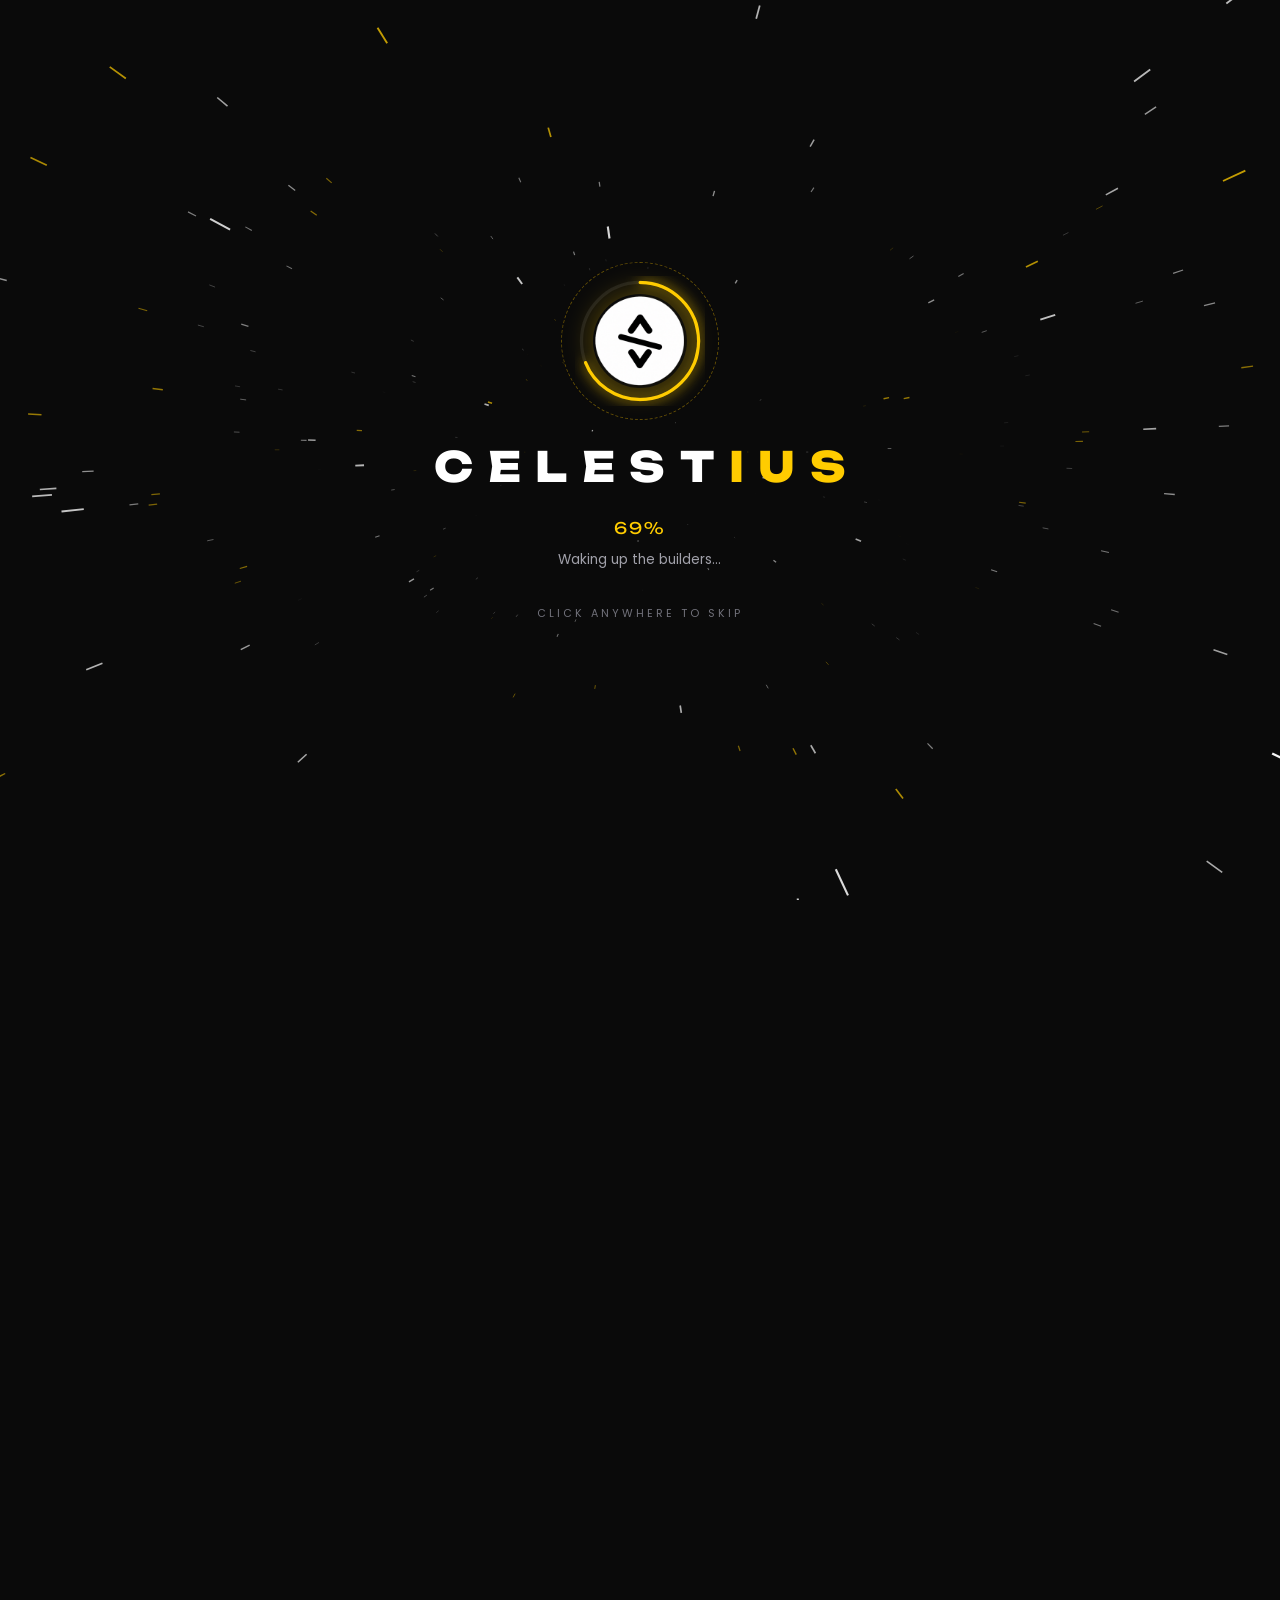
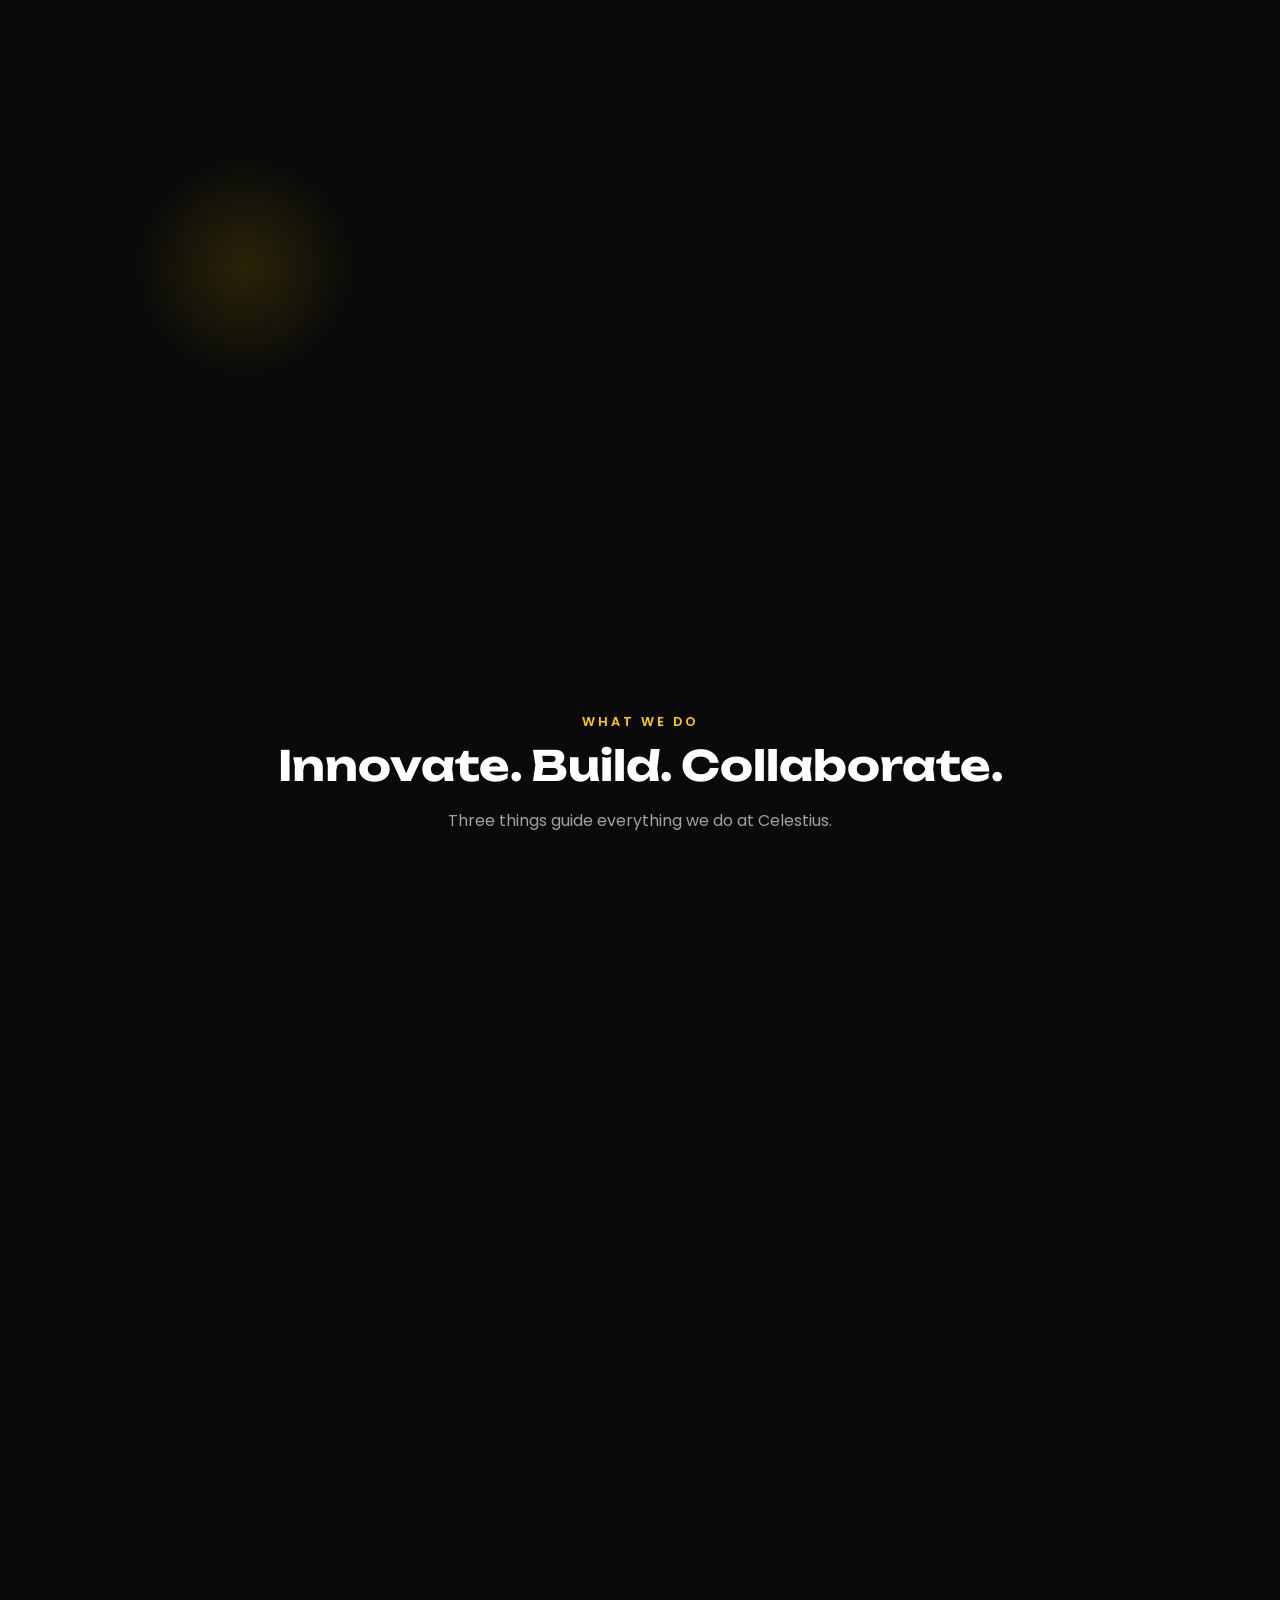
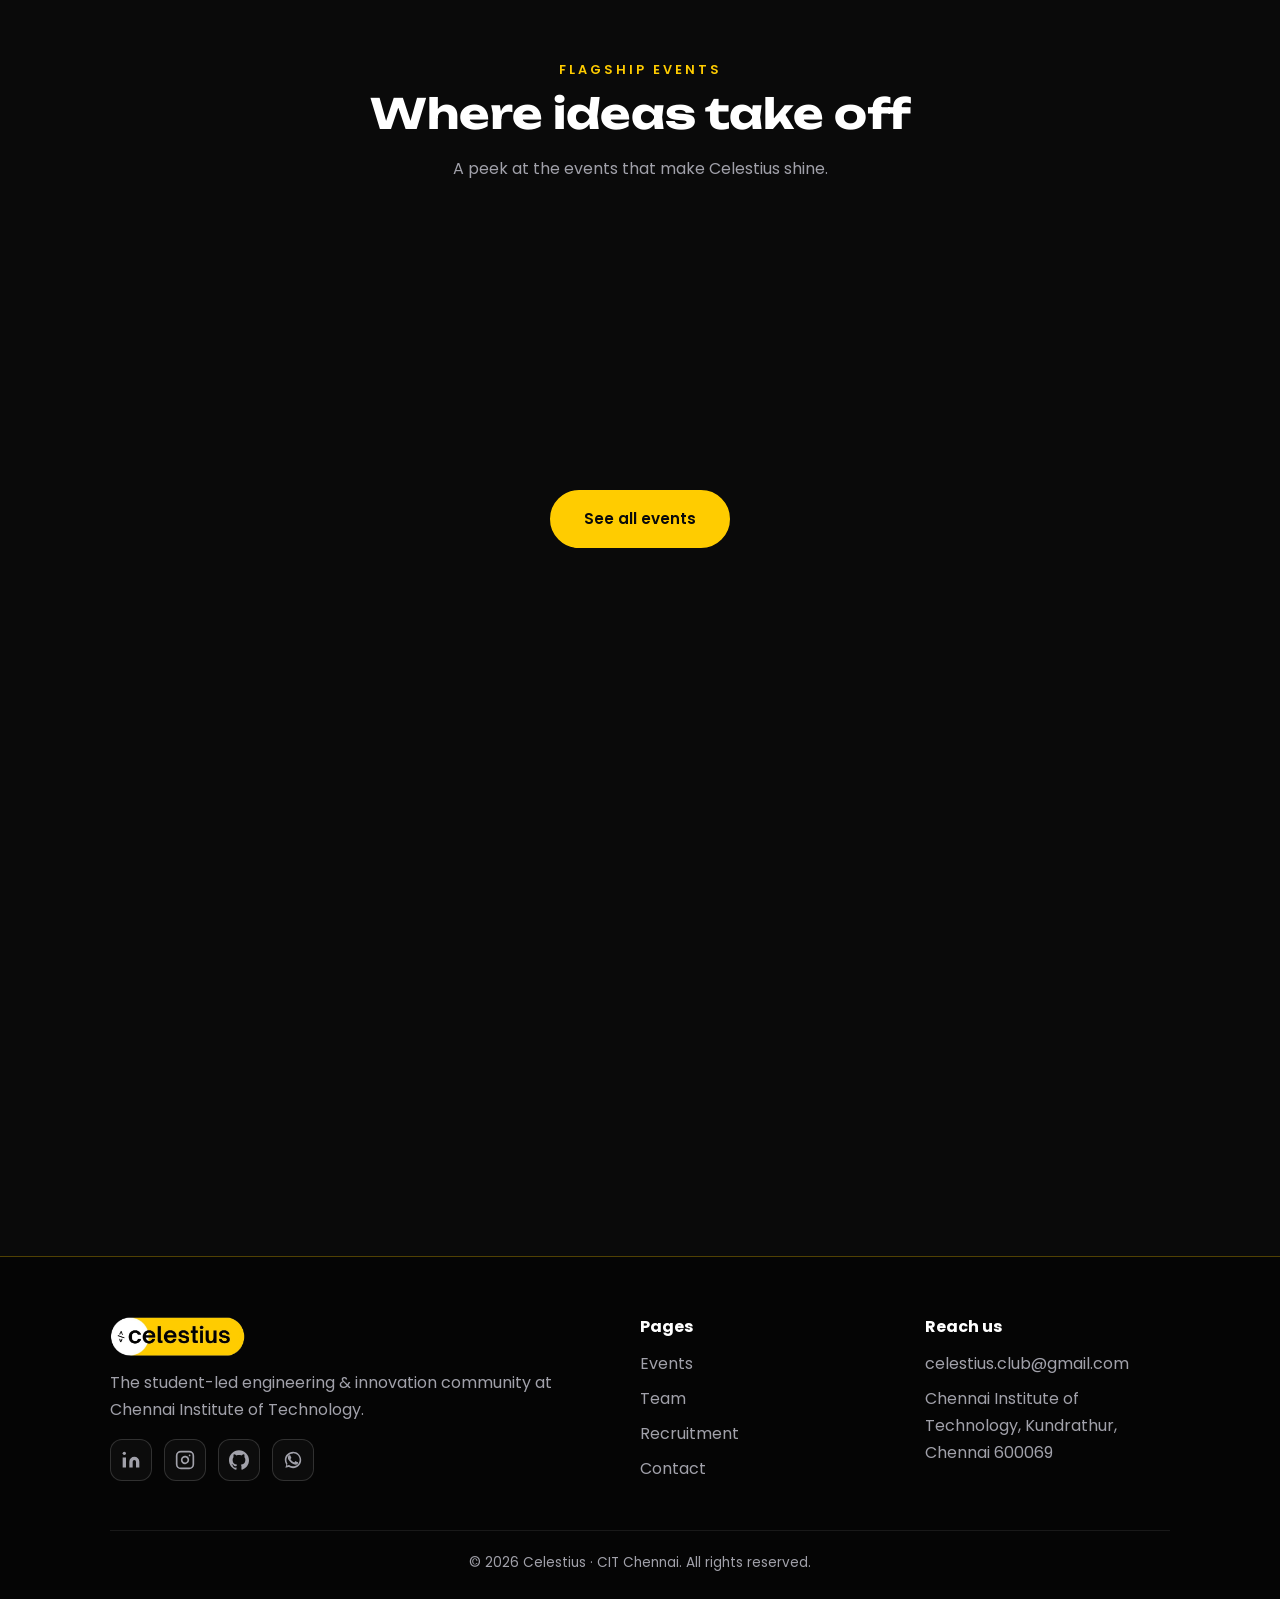
<file: index.html>
<!DOCTYPE html>
<!--
  CELESTIUS - Home page (index.html)
  The student-led engineering & innovation community of
  Chennai Institute of Technology (CIT Chennai).

  Page structure:
   - Background layers (gradient, star canvas, planets)
   - Navbar
   - Hero (big title + typewriter)
   - About
   - What we do (cards)
   - Stats (counting numbers)
   - Featured events
   - Call to action
   - Footer
-->
<html lang="en">
<head>
  <meta charset="UTF-8">
  <!-- Makes the page fit phone screens properly -->
  <meta name="viewport" content="width=device-width, initial-scale=1.0">
  <!-- Browser tab icon (the Celestius logo mark) -->
  <link rel="icon" type="image/png" href="images/logo-icon.png">
  <title>Celestius | CIT Chennai</title>
  <meta name="description" content="Celestius is the student-led engineering and innovation community at Chennai Institute of Technology.">

  <!-- Google Fonts: Unbounded (headings) and Poppins (body text) -->
  <link rel="preconnect" href="https://fonts.googleapis.com">
  <link rel="preconnect" href="https://fonts.gstatic.com" crossorigin>
  <link href="https://fonts.googleapis.com/css2?family=Unbounded:wght@600;700;800&family=Poppins:wght@400;500;600&display=swap" rel="stylesheet">

  <!-- Our own stylesheet -->
  <link rel="stylesheet" href="css/style.css">
</head>
<body class="is-loading">

  <!-- ===== INTRO LOADER: a "launch sequence" shown while the website loads =====
       "is-loading" on <body> pauses all other animations until it is finished. -->
  <div class="loader" aria-hidden="true">
    <!-- The two halves of the screen. At the end they slide apart like doors. -->
    <div class="loader-door door-top"></div>
    <div class="loader-door door-bottom"></div>

    <!-- Warp-speed stars, drawn by JavaScript (runIntroLoader in main.js) -->
    <canvas class="loader-warp"></canvas>

    <div class="loader-content">
      <!-- Logo inside a ring that fills up with the loading percentage -->
      <div class="loader-ring">
        <svg viewBox="0 0 120 120">
          <circle class="ring-track" cx="60" cy="60" r="54" />
          <circle class="ring-progress" cx="60" cy="60" r="54" pathLength="100" />
        </svg>
        <img src="images/logo-icon.png" alt="">
      </div>

      <!-- Each letter appears one after another (--i = its position) -->
      <div class="loader-word">
        <span style="--i:0">C</span><span style="--i:1">E</span><span style="--i:2">L</span><span style="--i:3">E</span><span style="--i:4">S</span><span style="--i:5">T</span><span style="--i:6">I</span><span style="--i:7">U</span><span style="--i:8">S</span>
      </div>

      <div class="loader-percent"><span class="loader-number">0</span>%</div>
      <p class="loader-status">Loading the stars...</p>
      <p class="loader-skip">Click anywhere to skip</p>
    </div>
  </div>

  <!-- ===== BACKGROUND LAYERS ===== -->
  <div class="progress-bar"></div>
  <div class="sky-bg"></div>
  <canvas id="star-canvas"></canvas>
  <!-- No planet-1 or planet-3 on this page: Hephaestus stands in that spot,
       and they would show through the see-through statue drawing -->
  <div class="planet planet-2"></div>

  <!-- ===== NAVBAR ===== -->
  <header class="navbar">
    <nav class="container nav-inner">
      <a href="index.html" class="logo"><img src="images/logo.png" alt="Celestius logo"></a>

      <ul class="nav-links">
        <li><a href="index.html">Home</a></li>
        <li><a href="pages/events.html">Events</a></li>
        <li><a href="pages/team.html">Team</a></li>
        <li><a href="pages/recruitment.html">Recruitment</a></li>
        <li><a href="pages/contact.html">Contact</a></li>
      </ul>

      <!-- Hamburger button (only visible on phones) -->
      <button class="menu-toggle" aria-label="Open menu" aria-expanded="false">
        <span></span>
        <span></span>
        <span></span>
      </button>
    </nav>
  </header>

  <main>

    <!-- ===== HERO ===== -->
    <section class="hero">
      <div class="container">
        <!-- Two columns, like the old website: text on the left, Hephaestus on the right -->
        <div class="hero-grid">

          <!-- LEFT: text -->
          <div class="hero-content">
            <!-- The Celestius logo mark, floating with a small planet orbiting it -->
            <div class="hero-logo">
              <img src="images/logo-icon.png" alt="Celestius logo mark">
              <span class="hero-orbit"></span>
            </div>

            <span class="hero-tag"><span class="dot"></span>Recruitments are open</span>

            <!-- Each letter is a separate span so it can animate on its own.
                 --i is the letter's position, used for the animation delay. -->
            <h1 class="hero-title" aria-label="Celestius">
              <span style="--i:0">C</span><span style="--i:1">E</span><span style="--i:2">L</span><span style="--i:3">E</span><span style="--i:4">S</span><span style="--i:5">T</span><span style="--i:6">I</span><span style="--i:7">U</span><span style="--i:8">S</span>
            </h1>

            <!-- JavaScript types words into this span -->
            <p class="hero-subtitle"><span class="typewriter"></span><span class="cursor"></span></p>

            <p class="hero-text">
              The student-led engineering &amp; innovation community at Chennai Institute of Technology.
              Fostering software development, creative media, and hackathons.
            </p>

            <div class="hero-buttons">
              <a href="pages/recruitment.html" class="btn btn-primary">Join Celestius</a>
              <a href="pages/events.html" class="btn btn-outline">Explore Events</a>
            </div>
          </div>

          <!-- RIGHT: statue of Hephaestus (image from the old website).
               .scan-reveal = a yellow line "scans" the statue in when it appears
               .scan-late   = waits for the loader to finish first
               Two images are stacked: the white one, and a gold copy on top
               that fills up from the feet on hover (all done in CSS). -->
          <div class="hero-statue scan-reveal scan-late">
            <div class="statue">
              <img class="statue-base" src="images/hephaestus.png" alt="Hephaestus - God of the Forge">
              <img class="statue-gold" src="images/hephaestus-gold.png" alt="" aria-hidden="true">
              <span class="statue-name">Hephaestus · God of the Forge</span>
            </div>
          </div>

        </div>

        <div class="scroll-hint" aria-hidden="true"></div>
      </div>
    </section>

    <!-- ===== ABOUT ===== -->
    <section class="section">
      <div class="container about-grid">
        <div class="reveal reveal-left">
          <span class="section-label">Who we are</span>
          <h2 class="section-title">A sky full of builders</h2>
          <p>
            Celestius is the student-run engineering and innovation community of CIT Chennai.
            We bring together developers, designers, speakers, editors and organisers
            who love turning ideas into real things.
          </p>
          <p>
            From flagship hackathons to hands-on workshops, we learn by building,
            and we build together. Like stars in a constellation, every member
            adds to the bigger picture.
          </p>
          <a href="pages/team.html" class="btn btn-outline">Meet the team</a>
        </div>

        <!-- PHOTO CONSTELLATION: real photos from Celestius events (from the old website),
             placed like stars and joined by lines.
             Each photo is placed with CSS variables in its style attribute:
               --x, --y = where its centre is (in % of the box)
               --size   = how wide it is (in % of the box)
               --i      = its number, so the photos pop in one after another
             The SVG lines use the same positions (the SVG is 500 x 500, so 40% = 200).
             CSS draws the lines and pops the photos in when this scrolls into view. -->
        <div class="constellation">
          <svg viewBox="0 0 500 500" aria-hidden="true">
            <!-- pathLength="100" makes every line count as 100 long, so one CSS rule draws them all -->
            <line x1="45"  y1="75"  x2="200" y2="190" pathLength="100" />
            <line x1="200" y1="190" x2="405" y2="85"  pathLength="100" />
            <line x1="405" y1="85"  x2="475" y2="195" pathLength="100" />
            <line x1="475" y1="195" x2="400" y2="300" pathLength="100" />
            <line x1="400" y1="300" x2="265" y2="415" pathLength="100" />
            <line x1="265" y1="415" x2="110" y2="385" pathLength="100" />
            <line x1="110" y1="385" x2="200" y2="190" pathLength="100" />
            <!-- small glowing stars where lines meet without a photo -->
            <circle cx="45"  cy="75"  r="5" />
            <circle cx="475" cy="195" r="5" />
            <circle cx="30"  cy="260" r="3" />
            <circle cx="470" cy="450" r="3" />
          </svg>

          <figure class="sky-photo" style="--x:40%; --y:38%; --size:40%; --i:0">
            <div class="photo-frame"><img src="images/who-team.jpg" alt="The Celestius team together"></div>
            <figcaption>Our team</figcaption>
          </figure>

          <figure class="sky-photo" style="--x:81%; --y:17%; --size:24%; --i:1">
            <div class="photo-frame"><img src="images/who-banner.jpg" alt="Celestius banner at the Code Red event"></div>
            <figcaption>Code Red</figcaption>
          </figure>

          <figure class="sky-photo" style="--x:80%; --y:60%; --size:28%; --i:2">
            <div class="photo-frame"><img src="images/who-hackathon.jpg" alt="Students coding at a Celestius hackathon"></div>
            <figcaption>Hackathon day</figcaption>
          </figure>

          <figure class="sky-photo" style="--x:53%; --y:83%; --size:19%; --i:3">
            <div class="photo-frame"><img src="images/who-speak.jpg" alt="A student speaking at a Celestius session"></div>
            <figcaption>Every voice counts</figcaption>
          </figure>

          <figure class="sky-photo" style="--x:22%; --y:77%; --size:26%; --i:4">
            <div class="photo-frame"><img src="images/who-fun.jpg" alt="Celestius members taking a group selfie"></div>
            <figcaption>Building together</figcaption>
          </figure>
        </div>
      </div>
    </section>

    <!-- ===== MORE ABOUT US (with the statue of Athena, like the old website) =====
         Athena is on the left and the text is on the right.
         .scan-reveal = a yellow line "scans" the statue in when you scroll to it -->
    <section class="section">
      <div class="container statue-section">
        <div class="statue-side scan-reveal">
          <div class="statue">
            <img class="statue-base" src="images/athena.png" alt="Athena - Goddess of Wisdom and Strategy">
            <img class="statue-gold" src="images/athena-gold.png" alt="" aria-hidden="true">
            <span class="statue-name">Athena · Goddess of Wisdom</span>
          </div>
        </div>

        <div class="reveal reveal-right">
          <span class="section-label">Know us better</span>
          <h2 class="section-title">Want to know <span class="highlight">more about us?</span></h2>
          <p class="statue-text">
            Explore everything about Celestius, from our technical events and hackathon
            track records to our community of student builders, mentors and technology leaders.
          </p>
          <div class="hero-buttons">
            <a href="pages/events.html" class="btn btn-primary">View events</a>
            <a href="pages/team.html" class="btn btn-outline">Meet the team</a>
          </div>
        </div>
      </div>
    </section>

    <!-- ===== WHAT WE DO ===== -->
    <section class="section">
      <div class="container center">
        <span class="section-label">What we do</span>
        <h2 class="section-title">Innovate. Build. Collaborate.</h2>
        <p class="section-intro">Three things guide everything we do at Celestius.</p>

        <div class="grid">
          <div class="card reveal">
            <div class="card-icon bg-yellow">💻</div>
            <h3>Software Development</h3>
            <p>We build real websites, tools and apps for the club and the campus.</p>
          </div>
          <div class="card reveal">
            <div class="card-icon bg-dark">🎨</div>
            <h3>Creative Media</h3>
            <p>Posters, videos, content and design that tell the story of Celestius.</p>
          </div>
          <div class="card reveal">
            <div class="card-icon bg-light">🚀</div>
            <h3>Hackathons &amp; Events</h3>
            <p>Flagship hackathons, symposiums and workshops that bring students together.</p>
          </div>
        </div>
      </div>
    </section>

    <!-- ===== STATS =====
         data-target is the final number. JavaScript counts up to it. -->
    <section class="section">
      <div class="container">
        <div class="stats">
          <div class="stat reveal">
            <div class="stat-number" data-target="7">0</div>
            <div class="stat-label">Recruitment domains</div>
          </div>
          <div class="stat reveal">
            <div class="stat-number" data-target="4">0</div>
            <div class="stat-label">Flagship events</div>
          </div>
          <div class="stat reveal">
            <!-- Update this number with the real member count -->
            <div class="stat-number" data-target="100" data-suffix="+">0</div>
            <div class="stat-label">Active members</div>
          </div>
        </div>
      </div>
    </section>

    <!-- ===== FEATURED EVENTS ===== -->
    <section class="section">
      <div class="container center">
        <span class="section-label">Flagship events</span>
        <h2 class="section-title">Where ideas take off</h2>
        <p class="section-intro">A peek at the events that make Celestius shine.</p>

        <!-- data-event = which details to show in the pop-up (a key in js/events-data.js) -->
        <div class="grid">
          <div class="card reveal" data-event="promptverse">
            <span class="tag">Hackathon</span>
            <h3>PromptVerse Continuum</h3>
            <p>Our flagship event where creativity meets AI and prompt crafting.</p>
          </div>
          <div class="card reveal" data-event="takshashila">
            <span class="tag">Symposium</span>
            <h3>Takshashila Tech</h3>
            <p>The technical side of CIT's annual festival, powered by Celestius.</p>
          </div>
          <div class="card reveal" data-event="deadlock">
            <span class="tag">Competition</span>
            <h3>Deadlock</h3>
            <p>Algorithmic battles that test logic, speed and problem solving.</p>
          </div>
        </div>

        <div class="more-link">
          <a href="pages/events.html" class="btn btn-primary">See all events</a>
        </div>
      </div>
    </section>

    <!-- ===== CALL TO ACTION ===== -->
    <section class="section">
      <div class="container">
        <div class="cta reveal">
          <h2>Ready to find your place among the stars?</h2>
          <p>Recruitment is open across 7 technical and non-technical domains.</p>
          <a href="pages/recruitment.html" class="btn btn-primary">Apply now</a>
        </div>
      </div>
    </section>

  </main>

  <!-- ===== FOOTER ===== -->
  <footer class="footer">
    <div class="container">
      <div class="footer-grid">
        <div>
          <a href="index.html" class="logo"><img src="images/logo.png" alt="Celestius logo"></a>
          <p>The student-led engineering &amp; innovation community at Chennai Institute of Technology.</p>
          <!-- Social icons (SVG drawings). Normally they are grey.
               On hover each one turns into its real logo colours (see style.css) -->
          <div class="socials">
            <a href="https://www.linkedin.com/company/club-celestius-cit/" class="social-linkedin" target="_blank" rel="noopener" aria-label="LinkedIn">
              <svg viewBox="0 0 24 24" fill="currentColor" aria-hidden="true">
                <path d="M16 8a6 6 0 0 1 6 6v7h-4v-7a2 2 0 0 0-2-2 2 2 0 0 0-2 2v7h-4v-7a6 6 0 0 1 6-6z" />
                <rect width="4" height="12" x="2" y="9" />
                <circle cx="4" cy="4" r="2" />
              </svg>
            </a>
            <a href="https://www.instagram.com/celestius_cit/" class="social-instagram" target="_blank" rel="noopener" aria-label="Instagram">
              <svg viewBox="0 0 24 24" fill="none" stroke="currentColor" stroke-width="2" stroke-linecap="round" stroke-linejoin="round" aria-hidden="true">
                <rect width="20" height="20" x="2" y="2" rx="5" ry="5" />
                <path d="M16 11.37A4 4 0 1 1 12.63 8 4 4 0 0 1 16 11.37z" />
                <line x1="17.5" x2="17.51" y1="6.5" y2="6.5" />
              </svg>
            </a>
            <a href="https://github.com/Club-Celestius" class="social-github" target="_blank" rel="noopener" aria-label="GitHub">
              <svg viewBox="0 0 24 24" fill="currentColor" aria-hidden="true">
                <path d="M12 .297c-6.63 0-12 5.373-12 12 0 5.303 3.438 9.8 8.205 11.385.6.113.82-.258.82-.577 0-.285-.01-1.04-.015-2.04-3.338.724-4.042-1.61-4.042-1.61C4.422 18.07 3.633 17.7 3.633 17.7c-1.087-.744.084-.729.084-.729 1.205.084 1.838 1.236 1.838 1.236 1.07 1.835 2.809 1.305 3.495.998.108-.776.417-1.305.76-1.605-2.665-.3-5.466-1.332-5.466-5.93 0-1.31.465-2.38 1.235-3.22-.135-.303-.54-1.523.105-3.176 0 0 1.005-.322 3.3 1.23.96-.267 1.98-.399 3-.405 1.02.006 2.04.138 3 .405 2.28-1.552 3.285-1.23 3.285-1.23.645 1.653.24 2.873.12 3.176.765.84 1.23 1.91 1.23 3.22 0 4.61-2.805 5.625-5.475 5.92.42.36.81 1.096.81 2.22 0 1.606-.015 2.896-.015 3.286 0 .315.21.69.825.57C20.565 22.092 24 17.592 24 12.297c0-6.627-5.373-12-12-12" />
              </svg>
            </a>
            <a href="https://chat.whatsapp.com/HP3gqZe9BFPDqu1qowiurT" class="social-whatsapp" target="_blank" rel="noopener" aria-label="WhatsApp">
              <svg viewBox="0 0 24 24" fill="currentColor" aria-hidden="true">
                <path d="M17.472 14.382c-.301-.15-1.78-.878-2.056-.978-.276-.1-.476-.15-.677.15-.2.301-.777.978-.952 1.179-.175.2-.351.226-.652.075-.301-.15-1.272-.469-2.423-1.496-.896-.799-1.5-1.786-1.676-2.087-.175-.301-.019-.464.132-.614.136-.135.301-.351.451-.527.151-.175.201-.3.301-.501.101-.2.05-.376-.025-.526-.075-.15-.677-1.633-.928-2.235-.245-.586-.494-.506-.677-.516-.175-.01-.376-.01-.577-.01s-.527.075-.802.376c-.276.301-1.053 1.028-1.053 2.508 0 1.479 1.078 2.908 1.228 3.109.15.2 2.122 3.24 5.141 4.544.718.31 1.279.496 1.716.635.721.23 1.377.198 1.896.12.578-.087 1.78-.727 2.03-1.429.251-.702.251-1.304.176-1.429-.075-.125-.276-.2-.577-.35zM12.042 21.84c-1.77 0-3.504-.475-5.029-1.375l-.36-.213-3.738.98.997-3.644-.235-.374a9.78 9.78 0 0 1-1.502-5.234c0-5.419 4.409-9.828 9.832-9.828 2.625 0 5.093 1.023 6.949 2.88 1.856 1.856 2.878 4.325 2.877 6.95 0 5.42-4.408 9.83-9.786 9.83zm0-17.75c-4.367 0-7.92 3.553-7.92 7.92 0 1.396.365 2.76 1.058 3.966l.164.286-.628 2.296 2.348-.616.276.164a7.886 7.886 0 0 0 4.698 1.5c4.366 0 7.92-3.554 7.92-7.92 0-2.115-.824-4.103-2.32-5.598a7.883 7.883 0 0 0-5.596-2.098z" />
              </svg>
            </a>
          </div>
        </div>
        <div>
          <h4>Pages</h4>
          <ul>
            <li><a href="pages/events.html">Events</a></li>
            <li><a href="pages/team.html">Team</a></li>
            <li><a href="pages/recruitment.html">Recruitment</a></li>
            <li><a href="pages/contact.html">Contact</a></li>
          </ul>
        </div>
        <div>
          <h4>Reach us</h4>
          <ul>
            <li><a href="mailto:celestius.club@gmail.com">celestius.club@gmail.com</a></li>
            <li>Chennai Institute of Technology, Kundrathur, Chennai 600069</li>
          </ul>
        </div>
      </div>
      <div class="footer-bottom">
        &copy; <span id="year"></span> Celestius · CIT Chennai. All rights reserved.
      </div>
    </div>
  </footer>

  <!-- Back to top button -->
  <button class="back-to-top" aria-label="Back to top">↑</button>

  <!-- ===== EVENT POP-UP (MODAL) =====
       Hidden until an event card is clicked. JavaScript fills .modal-content
       with the details of the clicked event. data-close = clicking it closes the pop-up. -->
  <div class="modal" id="event-modal" aria-hidden="true">
    <div class="modal-overlay" data-close></div>
    <div class="modal-box" role="dialog" aria-modal="true" aria-label="Event details">
      <button class="modal-close" aria-label="Close" data-close>&times;</button>
      <div class="modal-content"></div>
    </div>
  </div>

  <!-- JavaScript is loaded last so the HTML is ready first.
       events-data.js must load BEFORE main.js, because main.js uses its EVENT_DETAILS -->
  <script src="js/events-data.js"></script>
  <script src="js/main.js"></script>
</body>
</html>
</file>
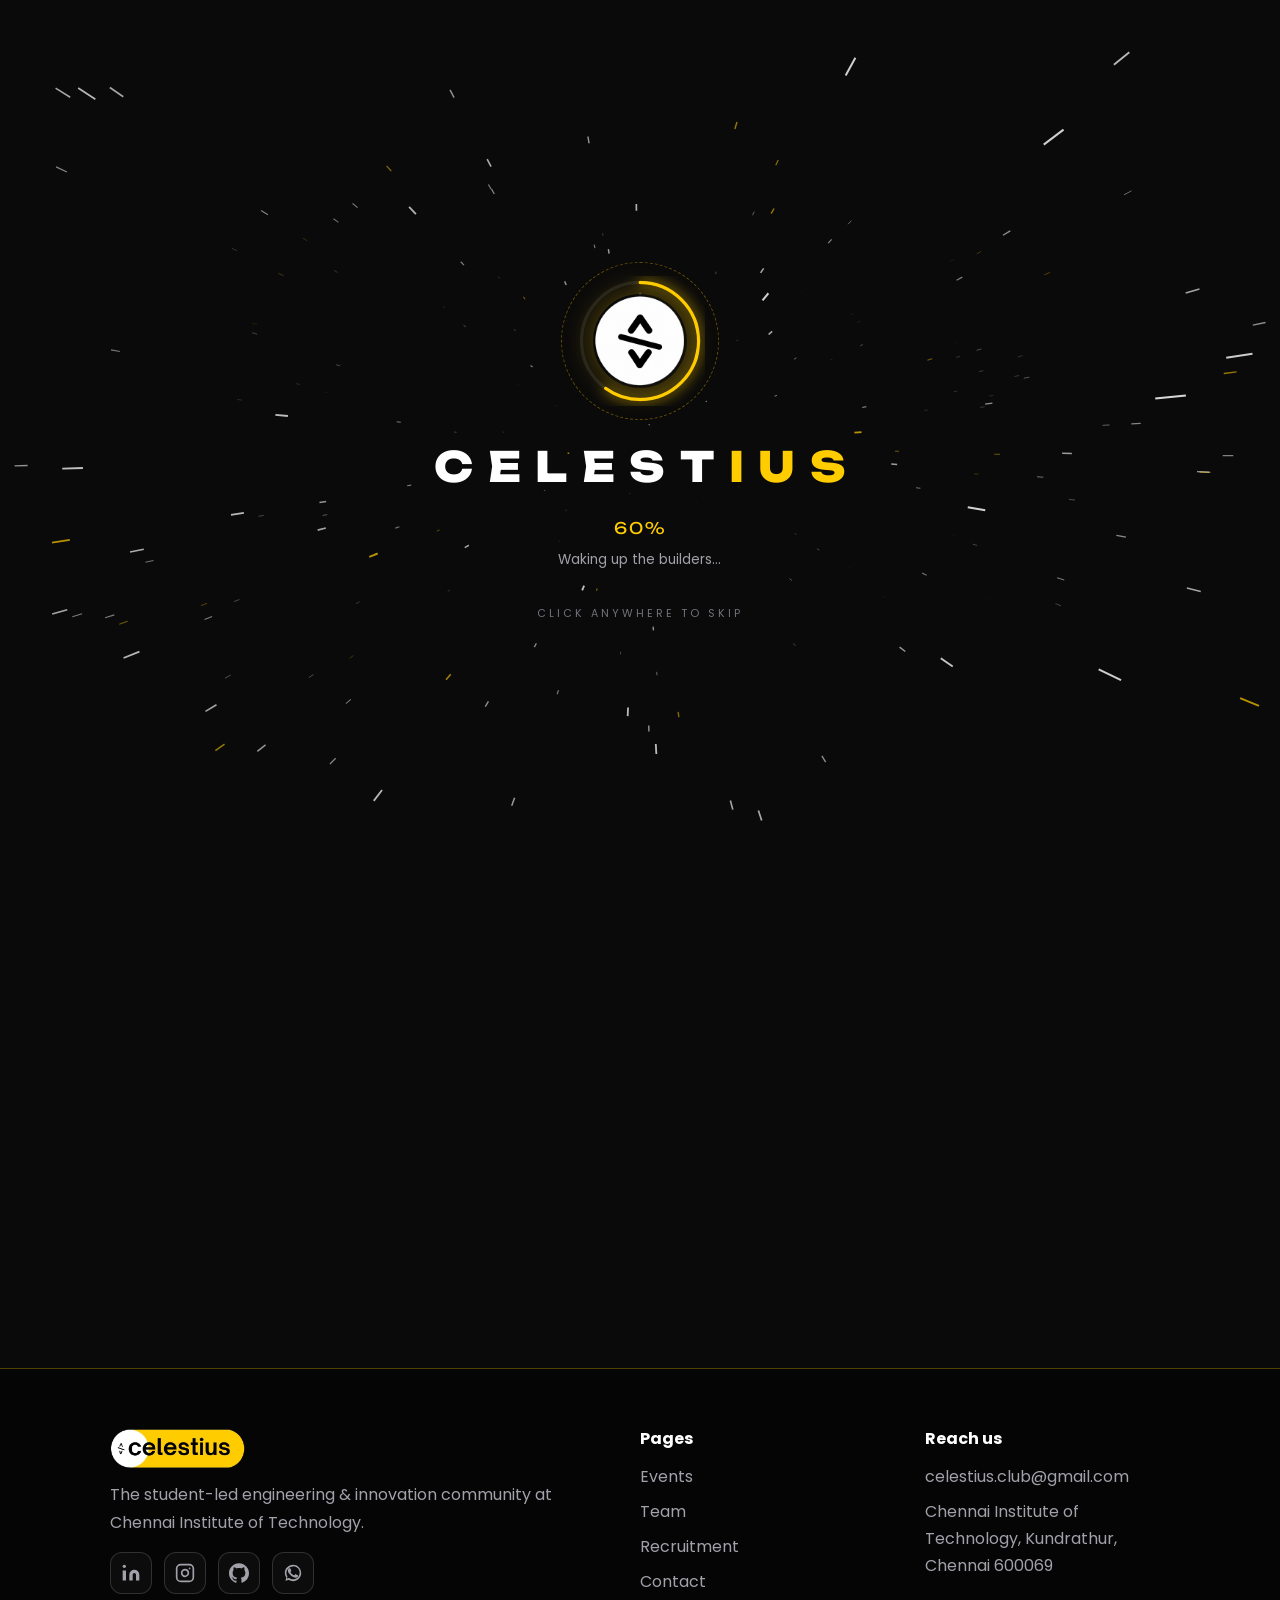
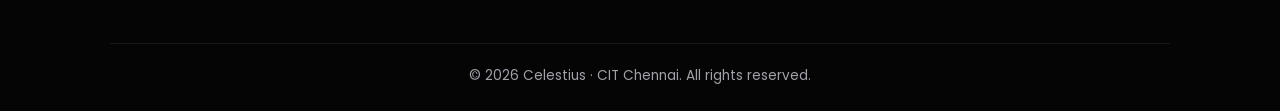
<file: pages/contact.html>
<!DOCTYPE html>
<!--
  CELESTIUS - Contact page (contact.html)
  Left: contact details (email, socials, address)
  Right: a contact form checked by validateForms() in js/main.js
-->
<html lang="en">
<head>
  <meta charset="UTF-8">
  <meta name="viewport" content="width=device-width, initial-scale=1.0">
  <!-- Browser tab icon (the Celestius logo mark) -->
  <link rel="icon" type="image/png" href="../images/logo-icon.png">
  <title>Contact | Celestius</title>
  <meta name="description" content="Get in touch with Celestius at CIT Chennai for inquiries, partnerships, sponsorships and collaborations.">

  <link rel="preconnect" href="https://fonts.googleapis.com">
  <link rel="preconnect" href="https://fonts.gstatic.com" crossorigin>
  <link href="https://fonts.googleapis.com/css2?family=Unbounded:wght@600;700;800&family=Poppins:wght@400;500;600&display=swap" rel="stylesheet">
  <link rel="stylesheet" href="../css/style.css">
</head>
<body class="is-loading">

  <!-- ===== INTRO LOADER: a "launch sequence" shown while the website loads =====
       "is-loading" on <body> pauses all other animations until it is finished. -->
  <div class="loader" aria-hidden="true">
    <!-- The two halves of the screen. At the end they slide apart like doors. -->
    <div class="loader-door door-top"></div>
    <div class="loader-door door-bottom"></div>

    <!-- Warp-speed stars, drawn by JavaScript (runIntroLoader in main.js) -->
    <canvas class="loader-warp"></canvas>

    <div class="loader-content">
      <!-- Logo inside a ring that fills up with the loading percentage -->
      <div class="loader-ring">
        <svg viewBox="0 0 120 120">
          <circle class="ring-track" cx="60" cy="60" r="54" />
          <circle class="ring-progress" cx="60" cy="60" r="54" pathLength="100" />
        </svg>
        <img src="../images/logo-icon.png" alt="">
      </div>

      <!-- Each letter appears one after another (--i = its position) -->
      <div class="loader-word">
        <span style="--i:0">C</span><span style="--i:1">E</span><span style="--i:2">L</span><span style="--i:3">E</span><span style="--i:4">S</span><span style="--i:5">T</span><span style="--i:6">I</span><span style="--i:7">U</span><span style="--i:8">S</span>
      </div>

      <div class="loader-percent"><span class="loader-number">0</span>%</div>
      <p class="loader-status">Loading the stars...</p>
      <p class="loader-skip">Click anywhere to skip</p>
    </div>
  </div>

  <!-- ===== BACKGROUND LAYERS ===== -->
  <div class="progress-bar"></div>
  <div class="sky-bg"></div>
  <canvas id="star-canvas"></canvas>
  <div class="planet planet-1"></div>
  <div class="planet planet-2"></div>
  <div class="planet planet-3"></div>

  <!-- ===== NAVBAR ===== -->
  <header class="navbar">
    <nav class="container nav-inner">
      <a href="../index.html" class="logo"><img src="../images/logo.png" alt="Celestius logo"></a>

      <ul class="nav-links">
        <li><a href="../index.html">Home</a></li>
        <li><a href="events.html">Events</a></li>
        <li><a href="team.html">Team</a></li>
        <li><a href="recruitment.html">Recruitment</a></li>
        <li><a href="contact.html">Contact</a></li>
      </ul>

      <button class="menu-toggle" aria-label="Open menu" aria-expanded="false">
        <span></span>
        <span></span>
        <span></span>
      </button>
    </nav>
  </header>

  <main>

    <!-- ===== PAGE TITLE ===== -->
    <section class="page-hero">
      <div class="container reveal">
        <span class="section-label">Contact</span>
        <h1>Send us a signal</h1>
        <p>Questions, partnerships, event sponsorships or campus collaborations: we would love to hear from you.</p>
      </div>
    </section>

    <section class="section">
      <div class="container contact-grid">

        <!-- ===== CONTACT DETAILS ===== -->
        <div class="contact-info">
          <div class="card reveal reveal-left">
            <div class="card-icon bg-yellow">✉️</div>
            <h3>Email</h3>
            <p><a href="mailto:celestius.club@gmail.com">celestius.club@gmail.com</a></p>
          </div>

          <div class="card reveal reveal-left">
            <div class="card-icon bg-dark">💬</div>
            <h3>Community</h3>
            <p><a href="https://chat.whatsapp.com/HP3gqZe9BFPDqu1qowiurT" target="_blank" rel="noopener">Join our WhatsApp community</a></p>
            <p><a href="https://www.instagram.com/celestius_cit/" target="_blank" rel="noopener">Instagram @celestius_cit</a></p>
            <p><a href="https://www.linkedin.com/company/club-celestius-cit/" target="_blank" rel="noopener">LinkedIn</a> · <a href="https://github.com/Club-Celestius" target="_blank" rel="noopener">GitHub</a></p>
          </div>

          <div class="card reveal reveal-left">
            <div class="card-icon bg-light">📍</div>
            <h3>Find us</h3>
            <p>Chennai Institute of Technology<br>SH-113, Sarathy Nagar, Kundrathur<br>Chennai, Tamil Nadu 600069</p>
          </div>
        </div>

        <!-- ===== CONTACT FORM ===== -->
        <form class="form reveal reveal-right" novalidate>
          <div class="form-group">
            <label for="name">Your name</label>
            <input type="text" id="name" name="name" placeholder="Your name" required>
            <p class="error-text"></p>
          </div>

          <div class="form-group">
            <label for="email">Email</label>
            <input type="email" id="email" name="email" placeholder="you@example.com" required>
            <p class="error-text"></p>
          </div>

          <!-- The 7 roles available in Celestius (same as the Recruitment page) -->
          <div class="form-group">
            <label for="role">Role</label>
            <select id="role" name="role" required>
              <option value="">Choose a role</option>
              <option>Frontend Developer</option>
              <option>Backend Developer</option>
              <option>Public Speaking</option>
              <option>Events</option>
              <option>Design</option>
              <option>Editor</option>
              <option>Content Creator</option>
            </select>
            <p class="error-text"></p>
          </div>

          <div class="form-group">
            <label for="message">Message</label>
            <textarea id="message" name="message" rows="5" placeholder="Write your message" required></textarea>
            <p class="error-text"></p>
          </div>

          <button type="submit" class="btn btn-primary">Send message</button>
          <p class="form-message"></p>
        </form>

      </div>
    </section>

  </main>

  <!-- ===== FOOTER ===== -->
  <footer class="footer">
    <div class="container">
      <div class="footer-grid">
        <div>
          <a href="../index.html" class="logo"><img src="../images/logo.png" alt="Celestius logo"></a>
          <p>The student-led engineering &amp; innovation community at Chennai Institute of Technology.</p>
          <!-- Social icons (SVG drawings). Normally they are grey.
               On hover each one turns into its real logo colours (see style.css) -->
          <div class="socials">
            <a href="https://www.linkedin.com/company/club-celestius-cit/" class="social-linkedin" target="_blank" rel="noopener" aria-label="LinkedIn">
              <svg viewBox="0 0 24 24" fill="currentColor" aria-hidden="true">
                <path d="M16 8a6 6 0 0 1 6 6v7h-4v-7a2 2 0 0 0-2-2 2 2 0 0 0-2 2v7h-4v-7a6 6 0 0 1 6-6z" />
                <rect width="4" height="12" x="2" y="9" />
                <circle cx="4" cy="4" r="2" />
              </svg>
            </a>
            <a href="https://www.instagram.com/celestius_cit/" class="social-instagram" target="_blank" rel="noopener" aria-label="Instagram">
              <svg viewBox="0 0 24 24" fill="none" stroke="currentColor" stroke-width="2" stroke-linecap="round" stroke-linejoin="round" aria-hidden="true">
                <rect width="20" height="20" x="2" y="2" rx="5" ry="5" />
                <path d="M16 11.37A4 4 0 1 1 12.63 8 4 4 0 0 1 16 11.37z" />
                <line x1="17.5" x2="17.51" y1="6.5" y2="6.5" />
              </svg>
            </a>
            <a href="https://github.com/Club-Celestius" class="social-github" target="_blank" rel="noopener" aria-label="GitHub">
              <svg viewBox="0 0 24 24" fill="currentColor" aria-hidden="true">
                <path d="M12 .297c-6.63 0-12 5.373-12 12 0 5.303 3.438 9.8 8.205 11.385.6.113.82-.258.82-.577 0-.285-.01-1.04-.015-2.04-3.338.724-4.042-1.61-4.042-1.61C4.422 18.07 3.633 17.7 3.633 17.7c-1.087-.744.084-.729.084-.729 1.205.084 1.838 1.236 1.838 1.236 1.07 1.835 2.809 1.305 3.495.998.108-.776.417-1.305.76-1.605-2.665-.3-5.466-1.332-5.466-5.93 0-1.31.465-2.38 1.235-3.22-.135-.303-.54-1.523.105-3.176 0 0 1.005-.322 3.3 1.23.96-.267 1.98-.399 3-.405 1.02.006 2.04.138 3 .405 2.28-1.552 3.285-1.23 3.285-1.23.645 1.653.24 2.873.12 3.176.765.84 1.23 1.91 1.23 3.22 0 4.61-2.805 5.625-5.475 5.92.42.36.81 1.096.81 2.22 0 1.606-.015 2.896-.015 3.286 0 .315.21.69.825.57C20.565 22.092 24 17.592 24 12.297c0-6.627-5.373-12-12-12" />
              </svg>
            </a>
            <a href="https://chat.whatsapp.com/HP3gqZe9BFPDqu1qowiurT" class="social-whatsapp" target="_blank" rel="noopener" aria-label="WhatsApp">
              <svg viewBox="0 0 24 24" fill="currentColor" aria-hidden="true">
                <path d="M17.472 14.382c-.301-.15-1.78-.878-2.056-.978-.276-.1-.476-.15-.677.15-.2.301-.777.978-.952 1.179-.175.2-.351.226-.652.075-.301-.15-1.272-.469-2.423-1.496-.896-.799-1.5-1.786-1.676-2.087-.175-.301-.019-.464.132-.614.136-.135.301-.351.451-.527.151-.175.201-.3.301-.501.101-.2.05-.376-.025-.526-.075-.15-.677-1.633-.928-2.235-.245-.586-.494-.506-.677-.516-.175-.01-.376-.01-.577-.01s-.527.075-.802.376c-.276.301-1.053 1.028-1.053 2.508 0 1.479 1.078 2.908 1.228 3.109.15.2 2.122 3.24 5.141 4.544.718.31 1.279.496 1.716.635.721.23 1.377.198 1.896.12.578-.087 1.78-.727 2.03-1.429.251-.702.251-1.304.176-1.429-.075-.125-.276-.2-.577-.35zM12.042 21.84c-1.77 0-3.504-.475-5.029-1.375l-.36-.213-3.738.98.997-3.644-.235-.374a9.78 9.78 0 0 1-1.502-5.234c0-5.419 4.409-9.828 9.832-9.828 2.625 0 5.093 1.023 6.949 2.88 1.856 1.856 2.878 4.325 2.877 6.95 0 5.42-4.408 9.83-9.786 9.83zm0-17.75c-4.367 0-7.92 3.553-7.92 7.92 0 1.396.365 2.76 1.058 3.966l.164.286-.628 2.296 2.348-.616.276.164a7.886 7.886 0 0 0 4.698 1.5c4.366 0 7.92-3.554 7.92-7.92 0-2.115-.824-4.103-2.32-5.598a7.883 7.883 0 0 0-5.596-2.098z" />
              </svg>
            </a>
          </div>
        </div>
        <div>
          <h4>Pages</h4>
          <ul>
            <li><a href="events.html">Events</a></li>
            <li><a href="team.html">Team</a></li>
            <li><a href="recruitment.html">Recruitment</a></li>
            <li><a href="contact.html">Contact</a></li>
          </ul>
        </div>
        <div>
          <h4>Reach us</h4>
          <ul>
            <li><a href="mailto:celestius.club@gmail.com">celestius.club@gmail.com</a></li>
            <li>Chennai Institute of Technology, Kundrathur, Chennai 600069</li>
          </ul>
        </div>
      </div>
      <div class="footer-bottom">
        &copy; <span id="year"></span> Celestius · CIT Chennai. All rights reserved.
      </div>
    </div>
  </footer>

  <button class="back-to-top" aria-label="Back to top">↑</button>

  <script src="../js/main.js"></script>
</body>
</html>
</file>
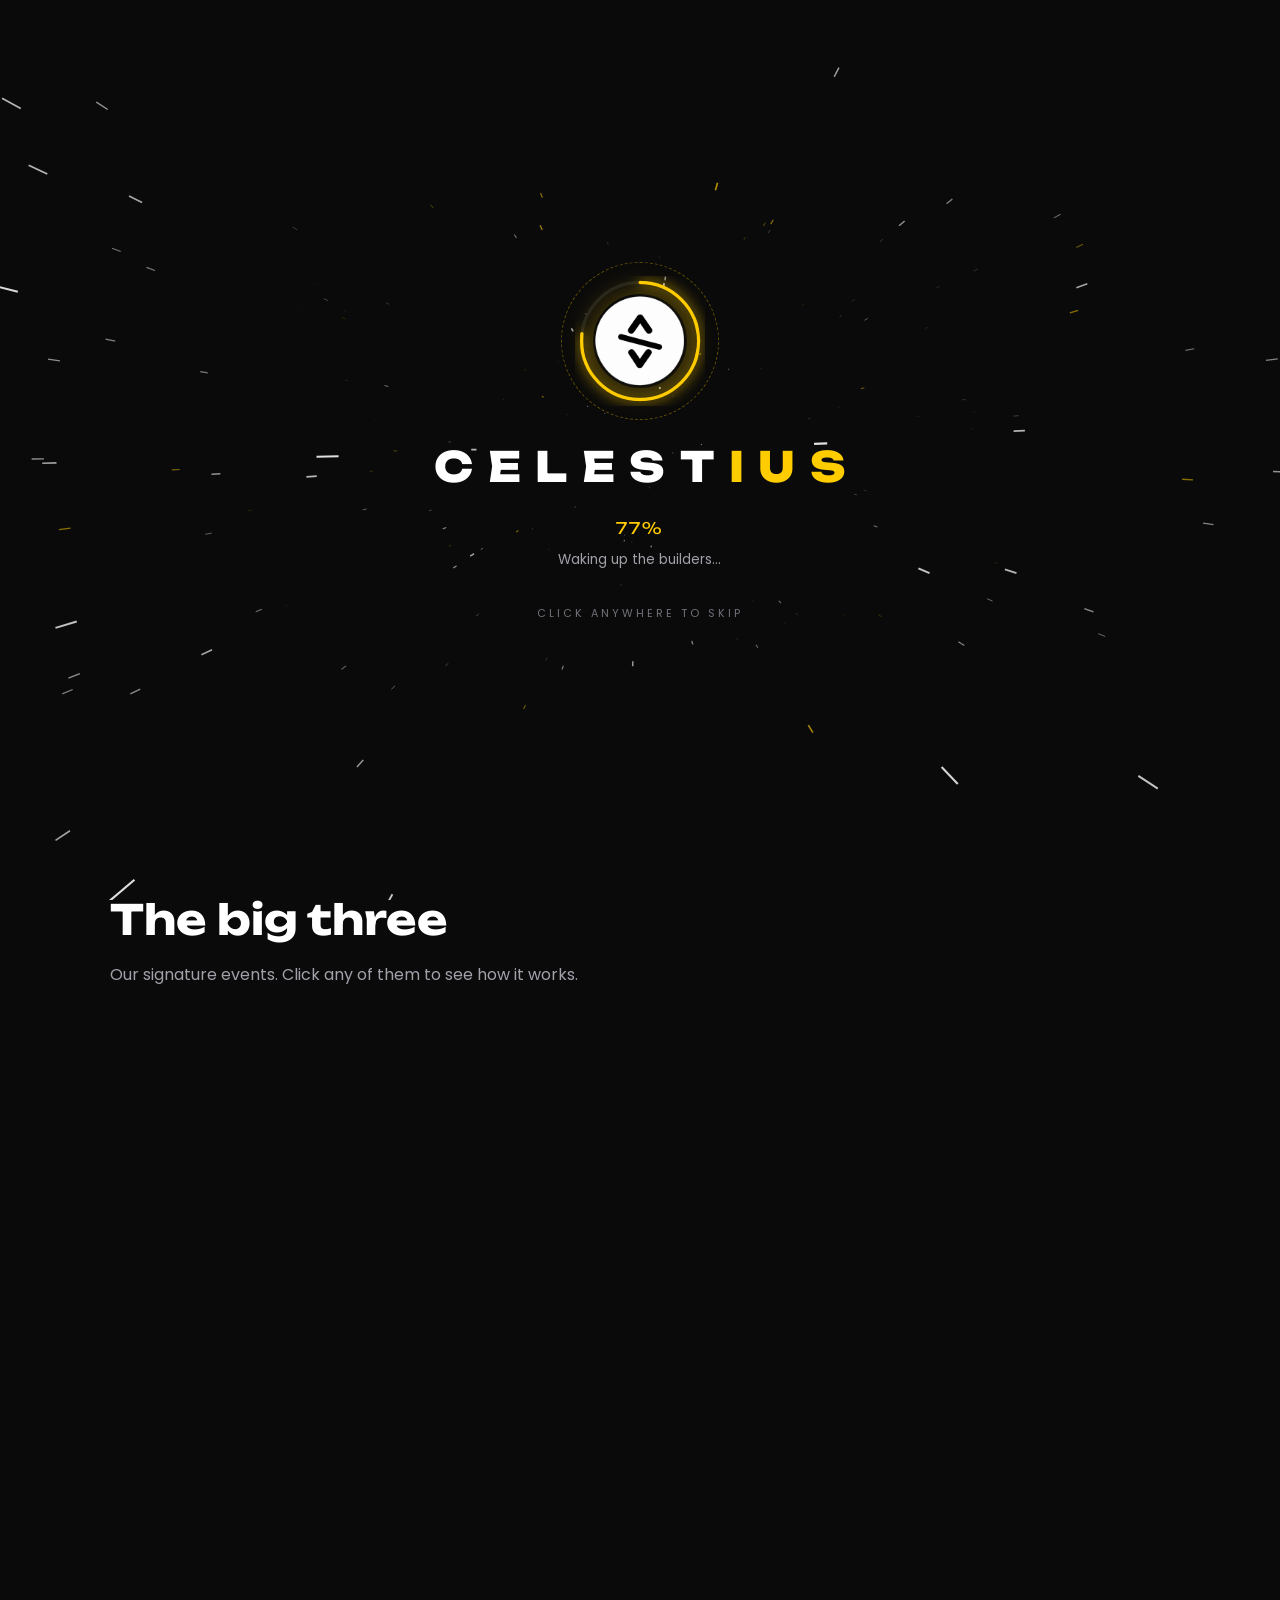
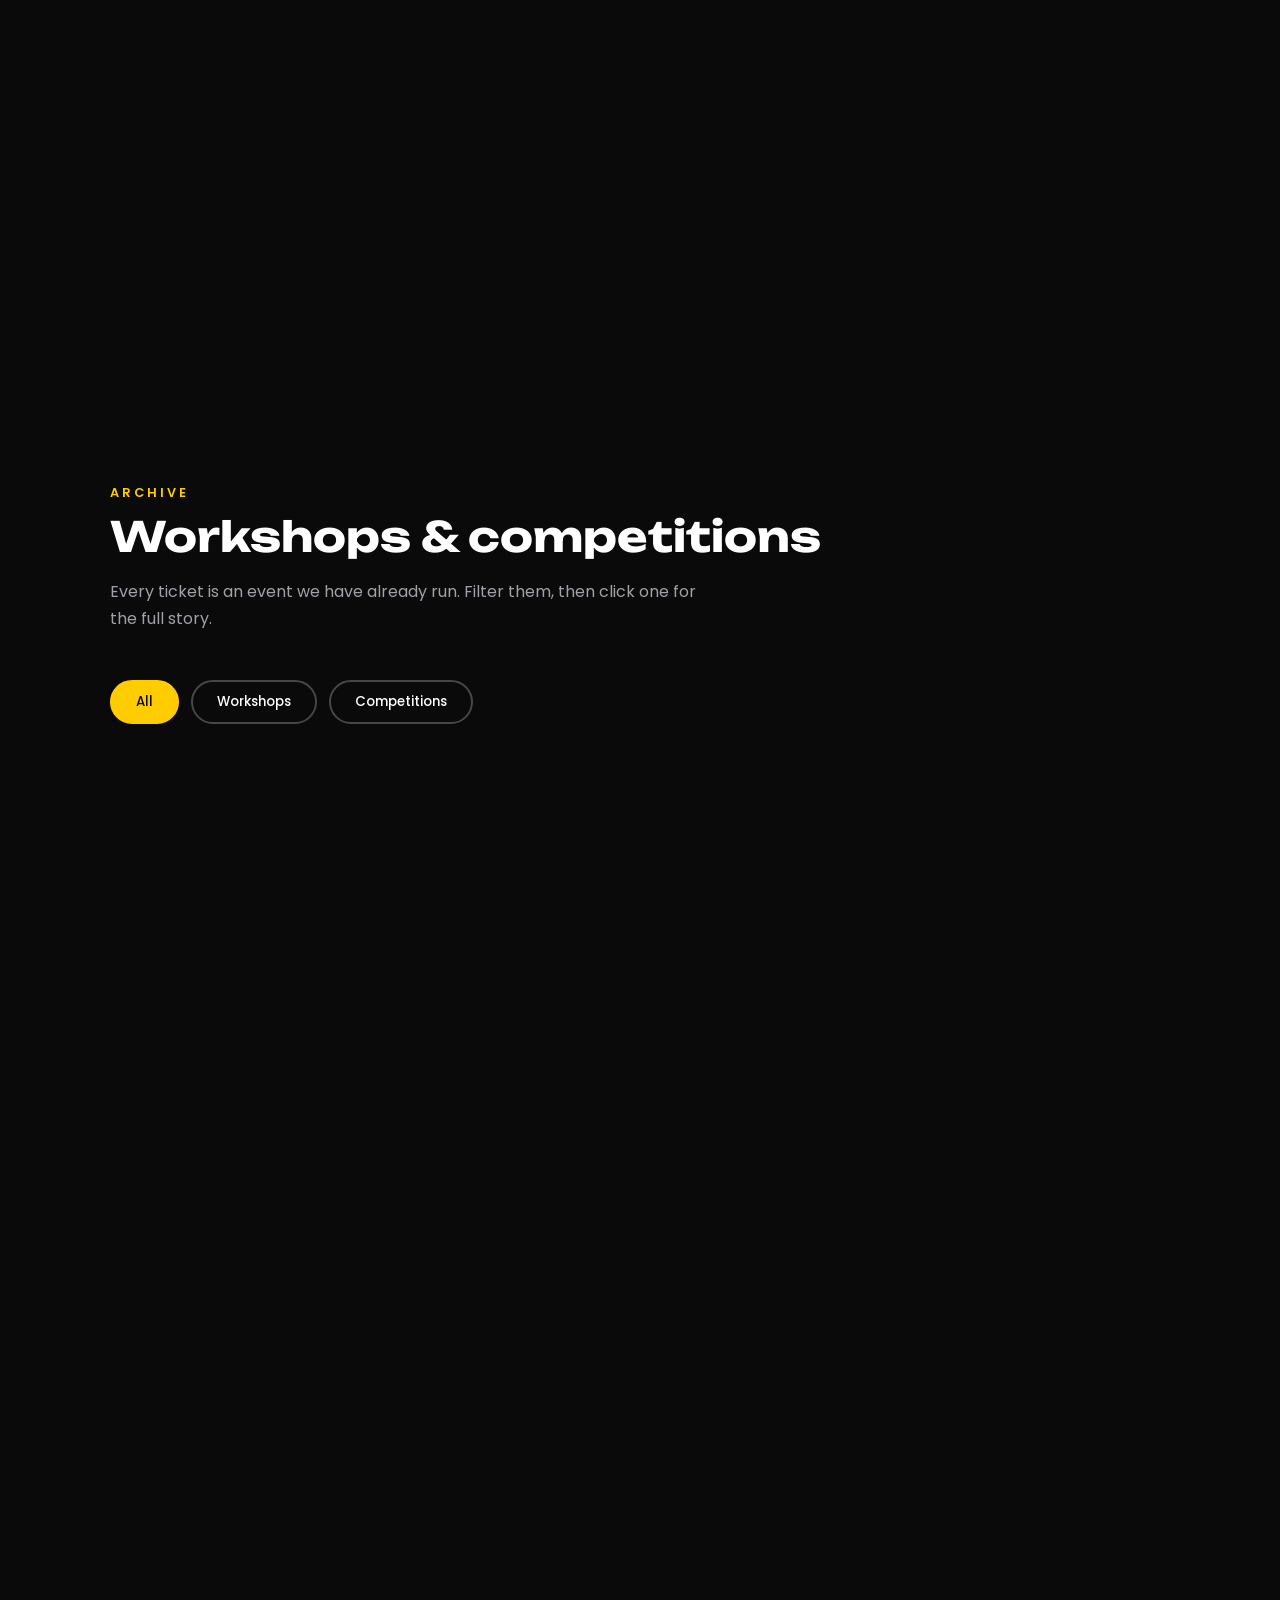
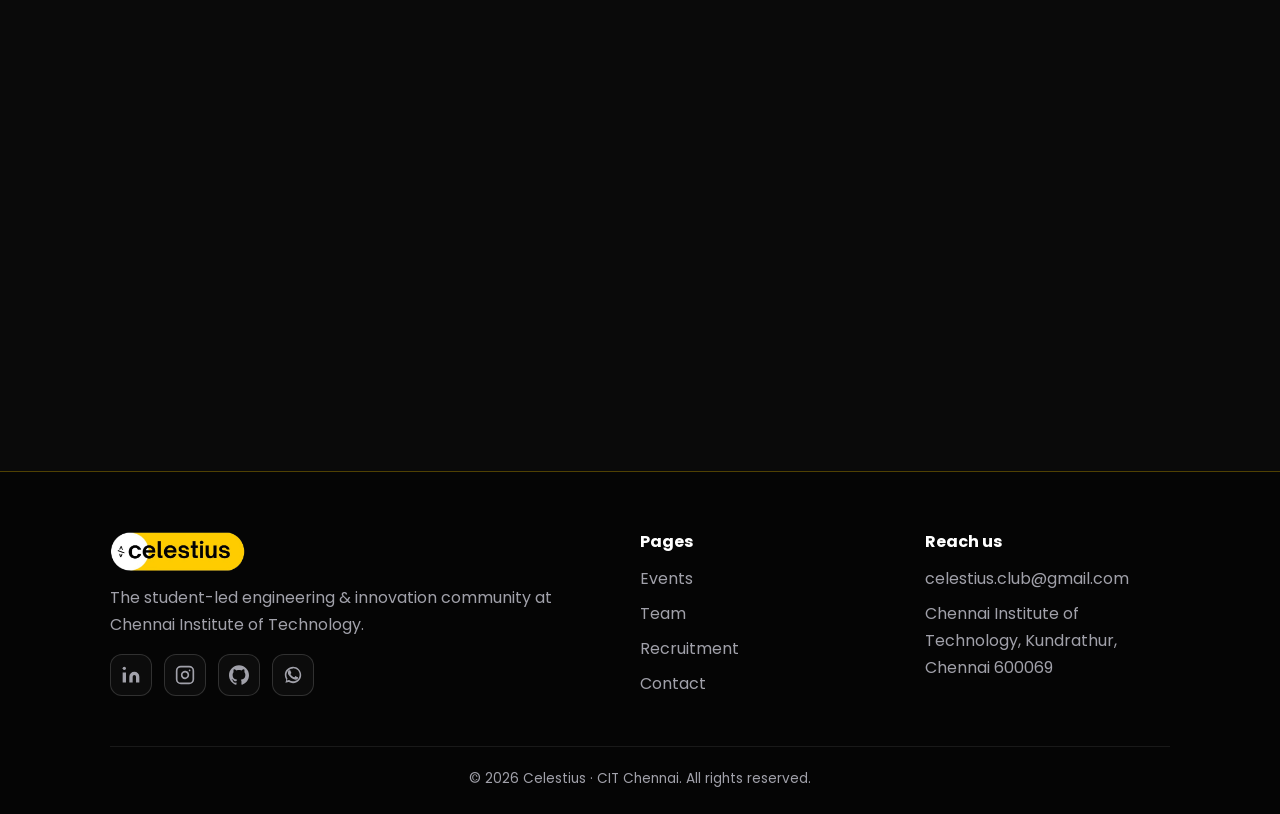
<file: pages/events.html>
<!DOCTYPE html>
<!--
  CELESTIUS - Events page (events.html)
  Shows the club's events as cards.
  The filter buttons (All, Hackathon, ...) are handled by
  filterEvents() in js/main.js using data-filter / data-category.
-->
<html lang="en">
<head>
  <meta charset="UTF-8">
  <meta name="viewport" content="width=device-width, initial-scale=1.0">
  <!-- Browser tab icon (the Celestius logo mark) -->
  <link rel="icon" type="image/png" href="../images/logo-icon.png">
  <title>Events | Celestius</title>
  <meta name="description" content="Flagship events by Celestius at CIT Chennai: PromptVerse Continuum, Takshashila Tech, Deadlock and workshops.">

  <link rel="preconnect" href="https://fonts.googleapis.com">
  <link rel="preconnect" href="https://fonts.gstatic.com" crossorigin>
  <link href="https://fonts.googleapis.com/css2?family=Unbounded:wght@600;700;800&family=Poppins:wght@400;500;600&display=swap" rel="stylesheet">
  <link rel="stylesheet" href="../css/style.css">
</head>
<body class="is-loading">

  <!-- ===== INTRO LOADER: a "launch sequence" shown while the website loads =====
       "is-loading" on <body> pauses all other animations until it is finished. -->
  <div class="loader" aria-hidden="true">
    <!-- The two halves of the screen. At the end they slide apart like doors. -->
    <div class="loader-door door-top"></div>
    <div class="loader-door door-bottom"></div>

    <!-- Warp-speed stars, drawn by JavaScript (runIntroLoader in main.js) -->
    <canvas class="loader-warp"></canvas>

    <div class="loader-content">
      <!-- Logo inside a ring that fills up with the loading percentage -->
      <div class="loader-ring">
        <svg viewBox="0 0 120 120">
          <circle class="ring-track" cx="60" cy="60" r="54" />
          <circle class="ring-progress" cx="60" cy="60" r="54" pathLength="100" />
        </svg>
        <img src="../images/logo-icon.png" alt="">
      </div>

      <!-- Each letter appears one after another (--i = its position) -->
      <div class="loader-word">
        <span style="--i:0">C</span><span style="--i:1">E</span><span style="--i:2">L</span><span style="--i:3">E</span><span style="--i:4">S</span><span style="--i:5">T</span><span style="--i:6">I</span><span style="--i:7">U</span><span style="--i:8">S</span>
      </div>

      <div class="loader-percent"><span class="loader-number">0</span>%</div>
      <p class="loader-status">Loading the stars...</p>
      <p class="loader-skip">Click anywhere to skip</p>
    </div>
  </div>

  <!-- ===== BACKGROUND LAYERS ===== -->
  <div class="progress-bar"></div>
  <div class="sky-bg"></div>
  <canvas id="star-canvas"></canvas>
  <div class="planet planet-1"></div>
  <div class="planet planet-2"></div>
  <div class="planet planet-3"></div>

  <!-- ===== NAVBAR ===== -->
  <header class="navbar">
    <nav class="container nav-inner">
      <a href="../index.html" class="logo"><img src="../images/logo.png" alt="Celestius logo"></a>

      <ul class="nav-links">
        <li><a href="../index.html">Home</a></li>
        <li><a href="events.html">Events</a></li>
        <li><a href="team.html">Team</a></li>
        <li><a href="recruitment.html">Recruitment</a></li>
        <li><a href="contact.html">Contact</a></li>
      </ul>

      <button class="menu-toggle" aria-label="Open menu" aria-expanded="false">
        <span></span>
        <span></span>
        <span></span>
      </button>
    </nav>
  </header>

  <main>

    <!-- ===== PAGE TITLE + COUNTERS ===== -->
    <section class="page-hero events-hero">
      <div class="container reveal">
        <span class="hero-tag"><span class="dot"></span>Sector 02 of PromptVerse coming soon</span>
        <h1>Events that light up <span class="highlight">the campus</span></h1>
        <p>Hackathons, symposiums, coding battles and hands-on workshops, all built by students for students.</p>

        <!-- Same counters as the Home page: animateCounters() counts up to data-target -->
        <div class="stats event-stats">
          <div class="stat">
            <div class="stat-number" data-target="3">0</div>
            <div class="stat-label">Flagship events</div>
          </div>
          <div class="stat">
            <div class="stat-number" data-target="8">0</div>
            <div class="stat-label">Events &amp; workshops</div>
          </div>
          <div class="stat">
            <div class="stat-number" data-target="2">0</div>
            <div class="stat-label">Takshashila editions</div>
          </div>
        </div>
      </div>
    </section>

    <!-- ===== TICKER: event names scrolling sideways forever =====
         The list is written TWICE. The track moves left by exactly half its width,
         then starts again, so the loop looks endless. aria-hidden: just decoration. -->
    <div class="ticker" aria-hidden="true">
      <div class="ticker-track">
        <span>PromptVerse Continuum</span><span>✦</span><span>Deadlock</span><span>✦</span>
        <span>Takshashila Tech</span><span>✦</span><span>Transformers</span><span>✦</span>
        <span>GitHub &amp; ML</span><span>✦</span><span>UI/UX</span><span>✦</span>
        <span>Reverse Engineering</span><span>✦</span><span>Tech Trivia</span><span>✦</span>
        <span>PromptVerse Continuum</span><span>✦</span><span>Deadlock</span><span>✦</span>
        <span>Takshashila Tech</span><span>✦</span><span>Transformers</span><span>✦</span>
        <span>GitHub &amp; ML</span><span>✦</span><span>UI/UX</span><span>✦</span>
        <span>Reverse Engineering</span><span>✦</span><span>Tech Trivia</span><span>✦</span>
      </div>
    </div>

    <!-- ===== FLAGSHIP EVENTS: "bento" grid of big picture tiles =====
         PromptVerse is the big tile on the left; Deadlock and Takshashila are on the right.
         data-event = which details to show in the pop-up (a key in js/events-data.js) -->
    <section class="section">
      <div class="container">
        <span class="section-label">Flagship events</span>
        <h2 class="section-title">The big three</h2>
        <p class="section-intro">Our signature events. Click any of them to see how it works.</p>

        <div class="flagship-grid">

          <article class="flagship-tile tile-big reveal reveal-left" data-event="promptverse">
            <!-- Cover: a dark hackathon photo, a moving yellow grid, and the PromptVerse logo on top -->
            <div class="tile-cover cover-promptverse">
              <img class="cover-photo" src="../images/promptverse-bg.jpg" alt="">
              <img class="cover-logo" src="../images/promptverse-logo.png" alt="PromptVerse logo">
            </div>
            <div class="tile-body">
              <div class="tile-tags">
                <span class="tag">Flagship · Hackathon</span>
                <span class="live-badge"><span class="dot"></span>Sector 02 coming soon</span>
              </div>
              <h3>PromptVerse Continuum</h3>
              <p>Our flagship event where creativity meets AI. Master prompt synthesis in a workshop, then build real solutions in a live hackathon.</p>
              <div class="tile-meta"><span>✦ Workshop + Hackathon</span><span>✦ 2 stages</span><span>✦ promptverse.celestius.in</span></div>
              <span class="tile-link">View details <span>→</span></span>
            </div>
          </article>

          <article class="flagship-tile reveal reveal-right" data-event="deadlock">
            <div class="tile-cover">
              <img class="cover-photo cover-bottom" src="../images/deadlock-cover.jpg" alt="Deadlock event logo">
            </div>
            <div class="tile-body">
              <div class="tile-tags"><span class="tag">Flagship · Competition</span></div>
              <h3>Deadlock</h3>
              <p>Head-to-head algorithmic battles that test logic, speed and clever problem solving.</p>
              <span class="tile-link">View details <span>→</span></span>
            </div>
          </article>

          <article class="flagship-tile reveal reveal-right" data-event="takshashila">
            <div class="tile-cover">
              <img class="cover-photo" src="../images/takshashila-stage.jpg" alt="Celestius on stage at CIT">
            </div>
            <div class="tile-body">
              <div class="tile-tags"><span class="tag">Flagship · Symposium</span></div>
              <h3>Takshashila Tech</h3>
              <p>The technical side of CIT's annual festival: the official website, workshops and competitions, all by Celestius.</p>
              <span class="tile-link">View details <span>→</span></span>
            </div>
          </article>

        </div>
      </div>
    </section>

    <!-- ===== WORKSHOPS & COMPETITIONS: event "tickets" ===== -->
    <section class="section">
      <div class="container">
        <span class="section-label">Archive</span>
        <h2 class="section-title">Workshops &amp; competitions</h2>
        <p class="section-intro">Every ticket is an event we have already run. Filter them, then click one for the full story.</p>

        <!-- FILTER BUTTONS: data-filter must match a ticket's data-category -->
        <div class="filter-buttons filter-left">
          <button class="filter-btn active" data-filter="all">All</button>
          <button class="filter-btn" data-filter="workshop">Workshops</button>
          <button class="filter-btn" data-filter="competition">Competitions</button>
        </div>

        <!-- Each ticket: a "stub" on the left (icon + type), a dashed tear line,
             and the details on the right. The notches are drawn with CSS. -->
        <div class="ticket-grid">

          <article class="ticket event-card reveal" data-category="workshop" data-event="transformers">
            <div class="ticket-stub"><span class="ticket-icon">🧠</span><span class="ticket-type">Workshop</span></div>
            <div class="ticket-body">
              <span class="ticket-where">Advanced masterclass</span>
              <h3>Transformers Workshop</h3>
              <p>An advanced masterclass on the Transformer architecture behind today's AI and LLMs.</p>
              <span class="tile-link">View details <span>→</span></span>
            </div>
          </article>

          <article class="ticket event-card reveal" data-category="workshop" data-event="githubml">
            <div class="ticket-stub"><span class="ticket-icon">🔀</span><span class="ticket-type">Workshop</span></div>
            <div class="ticket-body">
              <span class="ticket-where">Takshashila'24</span>
              <h3>GitHub &amp; ML Workshop</h3>
              <p>Hands-on Git collaboration and machine learning basics on real datasets.</p>
              <span class="tile-link">View details <span>→</span></span>
            </div>
          </article>

          <article class="ticket event-card reveal" data-category="workshop" data-event="uiux">
            <div class="ticket-stub"><span class="ticket-icon">✏️</span><span class="ticket-type">Workshop</span></div>
            <div class="ticket-body">
              <span class="ticket-where">Youth Fest</span>
              <h3>UI/UX Workshop</h3>
              <p>A design masterclass: from concept sketches to real interfaces.</p>
              <span class="tile-link">View details <span>→</span></span>
            </div>
          </article>

          <article class="ticket event-card reveal" data-category="competition" data-event="reverse">
            <div class="ticket-stub"><span class="ticket-icon">🔍</span><span class="ticket-type">Contest</span></div>
            <div class="ticket-body">
              <span class="ticket-where">Takshashila'25</span>
              <h3>Reverse Engineering</h3>
              <p>Crack compiled programs with debugging and disassembly to solve security puzzles.</p>
              <span class="tile-link">View details <span>→</span></span>
            </div>
          </article>

          <article class="ticket event-card reveal" data-category="competition" data-event="trivia">
            <div class="ticket-stub"><span class="ticket-icon">🎯</span><span class="ticket-type">Contest</span></div>
            <div class="ticket-body">
              <span class="ticket-where">Tech Fiesta</span>
              <h3>Tech Trivia</h3>
              <p>A fast-paced team quiz on computer science, programming and AI.</p>
              <span class="tile-link">View details <span>→</span></span>
            </div>
          </article>

        </div>
      </div>
    </section>

    <!-- ===== CALL TO ACTION ===== -->
    <section class="section">
      <div class="container">
        <div class="cta reveal">
          <h2>Want to help run these events?</h2>
          <p>Join the Events, Design or Public Speaking teams and make them happen.</p>
          <a href="recruitment.html" class="btn btn-primary">See open roles</a>
        </div>
      </div>
    </section>

  </main>

  <!-- ===== FOOTER ===== -->
  <footer class="footer">
    <div class="container">
      <div class="footer-grid">
        <div>
          <a href="../index.html" class="logo"><img src="../images/logo.png" alt="Celestius logo"></a>
          <p>The student-led engineering &amp; innovation community at Chennai Institute of Technology.</p>
          <!-- Social icons (SVG drawings). Normally they are grey.
               On hover each one turns into its real logo colours (see style.css) -->
          <div class="socials">
            <a href="https://www.linkedin.com/company/club-celestius-cit/" class="social-linkedin" target="_blank" rel="noopener" aria-label="LinkedIn">
              <svg viewBox="0 0 24 24" fill="currentColor" aria-hidden="true">
                <path d="M16 8a6 6 0 0 1 6 6v7h-4v-7a2 2 0 0 0-2-2 2 2 0 0 0-2 2v7h-4v-7a6 6 0 0 1 6-6z" />
                <rect width="4" height="12" x="2" y="9" />
                <circle cx="4" cy="4" r="2" />
              </svg>
            </a>
            <a href="https://www.instagram.com/celestius_cit/" class="social-instagram" target="_blank" rel="noopener" aria-label="Instagram">
              <svg viewBox="0 0 24 24" fill="none" stroke="currentColor" stroke-width="2" stroke-linecap="round" stroke-linejoin="round" aria-hidden="true">
                <rect width="20" height="20" x="2" y="2" rx="5" ry="5" />
                <path d="M16 11.37A4 4 0 1 1 12.63 8 4 4 0 0 1 16 11.37z" />
                <line x1="17.5" x2="17.51" y1="6.5" y2="6.5" />
              </svg>
            </a>
            <a href="https://github.com/Club-Celestius" class="social-github" target="_blank" rel="noopener" aria-label="GitHub">
              <svg viewBox="0 0 24 24" fill="currentColor" aria-hidden="true">
                <path d="M12 .297c-6.63 0-12 5.373-12 12 0 5.303 3.438 9.8 8.205 11.385.6.113.82-.258.82-.577 0-.285-.01-1.04-.015-2.04-3.338.724-4.042-1.61-4.042-1.61C4.422 18.07 3.633 17.7 3.633 17.7c-1.087-.744.084-.729.084-.729 1.205.084 1.838 1.236 1.838 1.236 1.07 1.835 2.809 1.305 3.495.998.108-.776.417-1.305.76-1.605-2.665-.3-5.466-1.332-5.466-5.93 0-1.31.465-2.38 1.235-3.22-.135-.303-.54-1.523.105-3.176 0 0 1.005-.322 3.3 1.23.96-.267 1.98-.399 3-.405 1.02.006 2.04.138 3 .405 2.28-1.552 3.285-1.23 3.285-1.23.645 1.653.24 2.873.12 3.176.765.84 1.23 1.91 1.23 3.22 0 4.61-2.805 5.625-5.475 5.92.42.36.81 1.096.81 2.22 0 1.606-.015 2.896-.015 3.286 0 .315.21.69.825.57C20.565 22.092 24 17.592 24 12.297c0-6.627-5.373-12-12-12" />
              </svg>
            </a>
            <a href="https://chat.whatsapp.com/HP3gqZe9BFPDqu1qowiurT" class="social-whatsapp" target="_blank" rel="noopener" aria-label="WhatsApp">
              <svg viewBox="0 0 24 24" fill="currentColor" aria-hidden="true">
                <path d="M17.472 14.382c-.301-.15-1.78-.878-2.056-.978-.276-.1-.476-.15-.677.15-.2.301-.777.978-.952 1.179-.175.2-.351.226-.652.075-.301-.15-1.272-.469-2.423-1.496-.896-.799-1.5-1.786-1.676-2.087-.175-.301-.019-.464.132-.614.136-.135.301-.351.451-.527.151-.175.201-.3.301-.501.101-.2.05-.376-.025-.526-.075-.15-.677-1.633-.928-2.235-.245-.586-.494-.506-.677-.516-.175-.01-.376-.01-.577-.01s-.527.075-.802.376c-.276.301-1.053 1.028-1.053 2.508 0 1.479 1.078 2.908 1.228 3.109.15.2 2.122 3.24 5.141 4.544.718.31 1.279.496 1.716.635.721.23 1.377.198 1.896.12.578-.087 1.78-.727 2.03-1.429.251-.702.251-1.304.176-1.429-.075-.125-.276-.2-.577-.35zM12.042 21.84c-1.77 0-3.504-.475-5.029-1.375l-.36-.213-3.738.98.997-3.644-.235-.374a9.78 9.78 0 0 1-1.502-5.234c0-5.419 4.409-9.828 9.832-9.828 2.625 0 5.093 1.023 6.949 2.88 1.856 1.856 2.878 4.325 2.877 6.95 0 5.42-4.408 9.83-9.786 9.83zm0-17.75c-4.367 0-7.92 3.553-7.92 7.92 0 1.396.365 2.76 1.058 3.966l.164.286-.628 2.296 2.348-.616.276.164a7.886 7.886 0 0 0 4.698 1.5c4.366 0 7.92-3.554 7.92-7.92 0-2.115-.824-4.103-2.32-5.598a7.883 7.883 0 0 0-5.596-2.098z" />
              </svg>
            </a>
          </div>
        </div>
        <div>
          <h4>Pages</h4>
          <ul>
            <li><a href="events.html">Events</a></li>
            <li><a href="team.html">Team</a></li>
            <li><a href="recruitment.html">Recruitment</a></li>
            <li><a href="contact.html">Contact</a></li>
          </ul>
        </div>
        <div>
          <h4>Reach us</h4>
          <ul>
            <li><a href="mailto:celestius.club@gmail.com">celestius.club@gmail.com</a></li>
            <li>Chennai Institute of Technology, Kundrathur, Chennai 600069</li>
          </ul>
        </div>
      </div>
      <div class="footer-bottom">
        &copy; <span id="year"></span> Celestius · CIT Chennai. All rights reserved.
      </div>
    </div>
  </footer>

  <button class="back-to-top" aria-label="Back to top">↑</button>

  <!-- ===== EVENT POP-UP (MODAL) =====
       Hidden until a card is clicked. JavaScript fills .modal-content
       with the details of the clicked event. data-close = clicking it closes the pop-up. -->
  <div class="modal" id="event-modal" aria-hidden="true">
    <div class="modal-overlay" data-close></div>
    <div class="modal-box" role="dialog" aria-modal="true" aria-label="Event details">
      <button class="modal-close" aria-label="Close" data-close>&times;</button>
      <div class="modal-content"></div>
    </div>
  </div>

  <!-- events-data.js must load BEFORE main.js, because main.js uses its EVENT_DETAILS -->
  <script src="../js/events-data.js"></script>
  <script src="../js/main.js"></script>
</body>
</html>
</file>
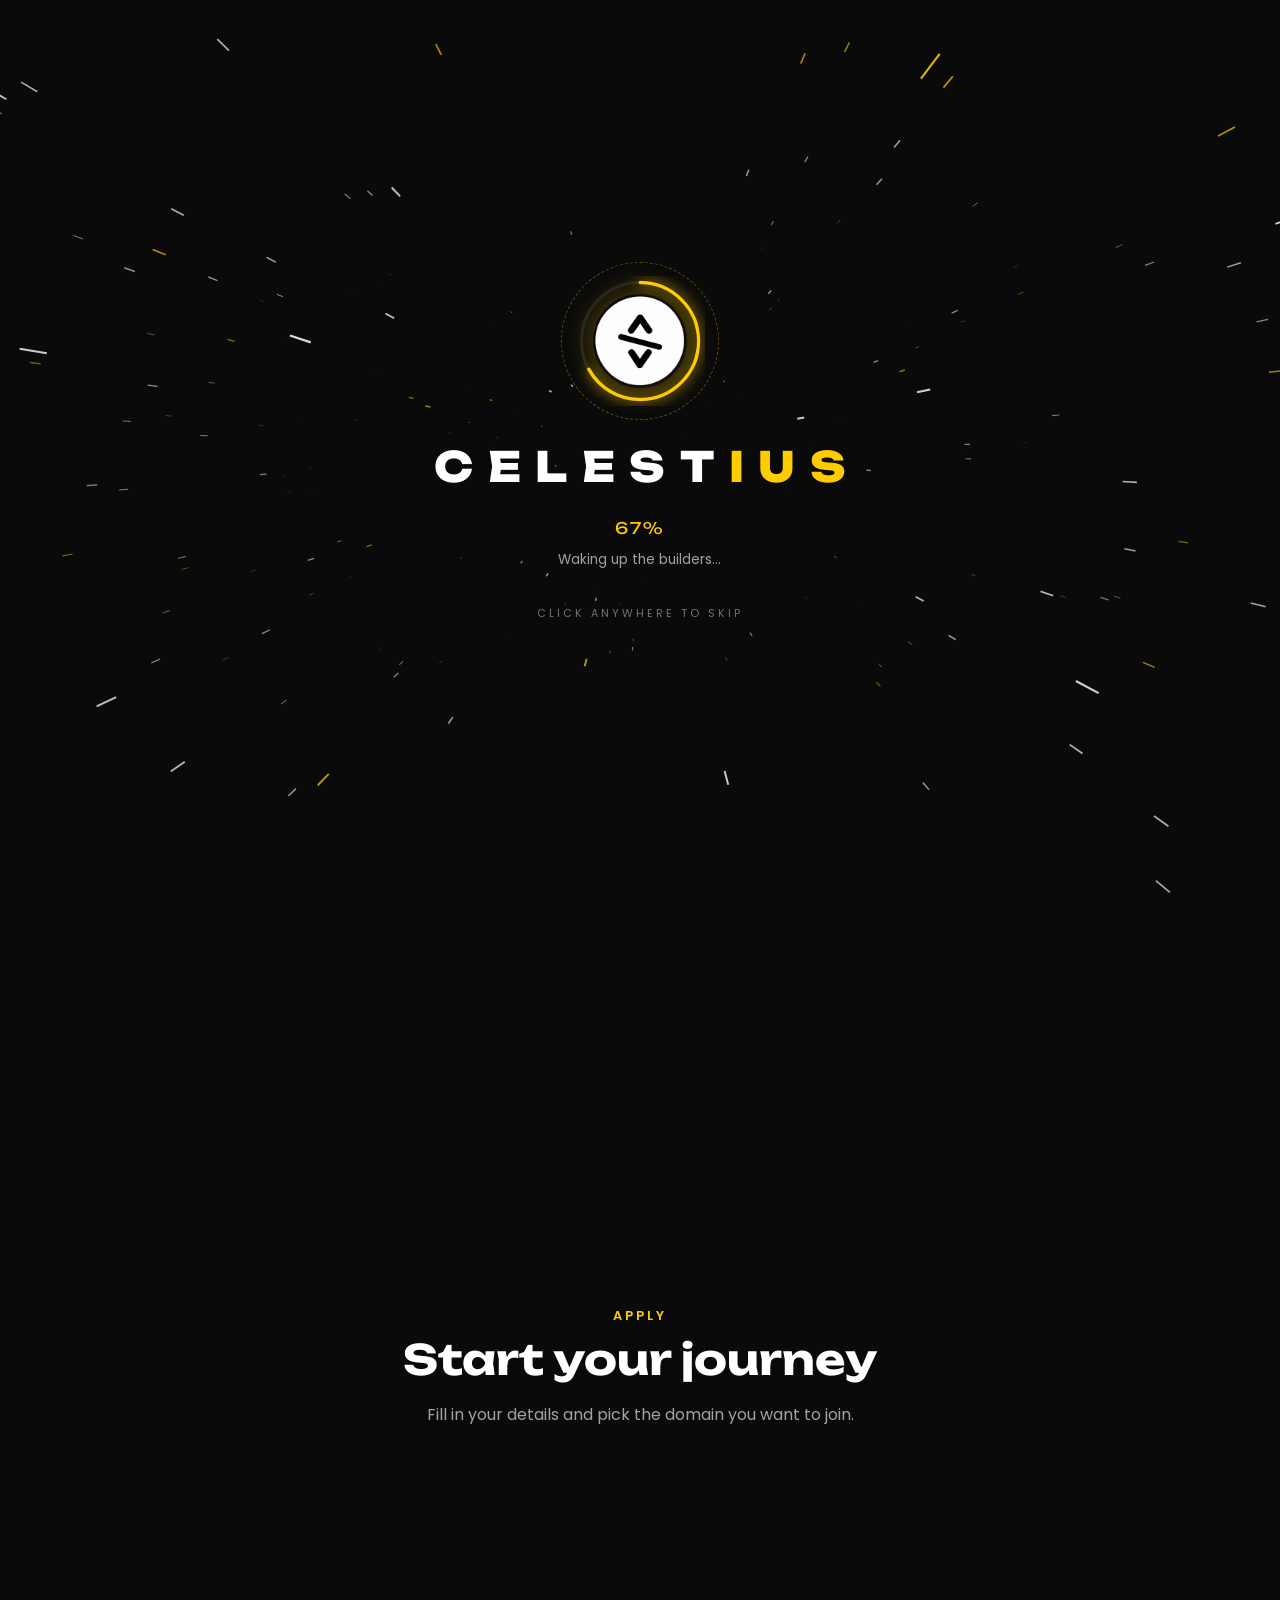
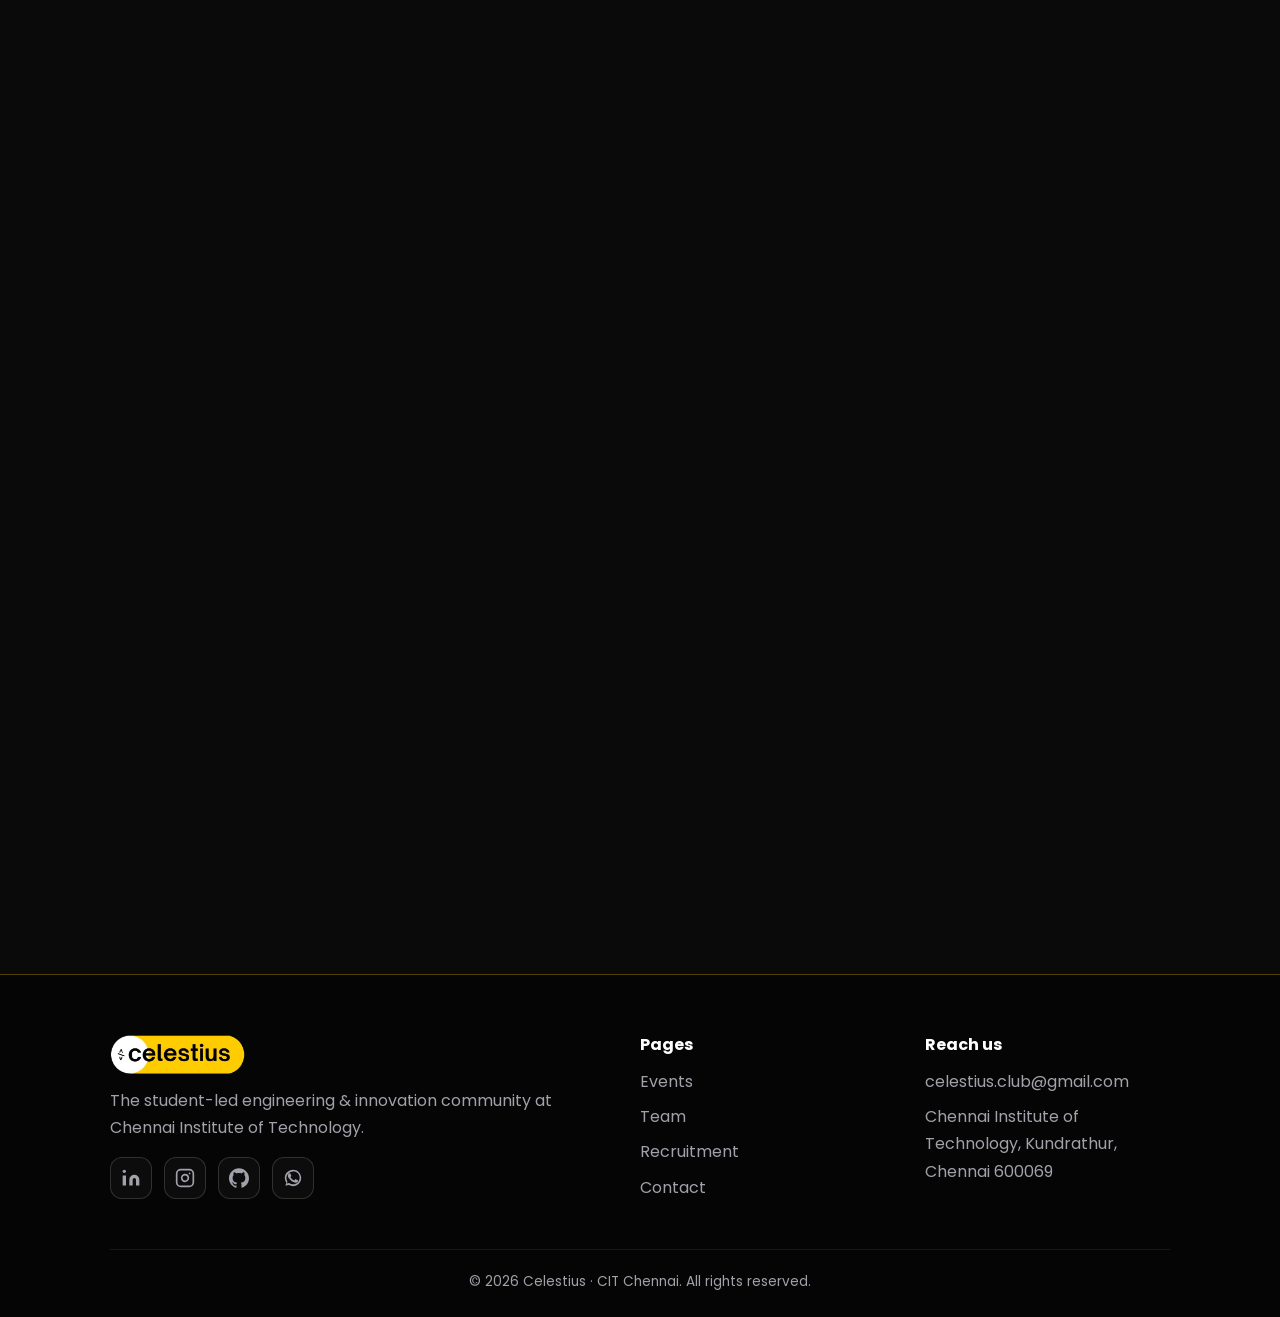
<file: pages/recruitment.html>
<!DOCTYPE html>
<!--
  CELESTIUS - Recruitment page (recruitment.html)
  - 7 role cards. Clicking one opens it to show
    "What we expect" and "What you get" (toggleRoleCards() in main.js).
  - An application form checked by validateForms() in main.js.
    There is no server, so the form only shows a success message.
-->
<html lang="en">
<head>
  <meta charset="UTF-8">
  <meta name="viewport" content="width=device-width, initial-scale=1.0">
  <!-- Browser tab icon (the Celestius logo mark) -->
  <link rel="icon" type="image/png" href="../images/logo-icon.png">
  <title>Recruitment | Celestius</title>
  <meta name="description" content="Join Celestius at CIT Chennai. Open roles: Frontend, Backend, Public Speaking, Events, Design, Editor and Content Creator.">

  <link rel="preconnect" href="https://fonts.googleapis.com">
  <link rel="preconnect" href="https://fonts.gstatic.com" crossorigin>
  <link href="https://fonts.googleapis.com/css2?family=Unbounded:wght@600;700;800&family=Poppins:wght@400;500;600&display=swap" rel="stylesheet">
  <link rel="stylesheet" href="../css/style.css">
</head>
<body class="is-loading">

  <!-- ===== INTRO LOADER: a "launch sequence" shown while the website loads =====
       "is-loading" on <body> pauses all other animations until it is finished. -->
  <div class="loader" aria-hidden="true">
    <!-- The two halves of the screen. At the end they slide apart like doors. -->
    <div class="loader-door door-top"></div>
    <div class="loader-door door-bottom"></div>

    <!-- Warp-speed stars, drawn by JavaScript (runIntroLoader in main.js) -->
    <canvas class="loader-warp"></canvas>

    <div class="loader-content">
      <!-- Logo inside a ring that fills up with the loading percentage -->
      <div class="loader-ring">
        <svg viewBox="0 0 120 120">
          <circle class="ring-track" cx="60" cy="60" r="54" />
          <circle class="ring-progress" cx="60" cy="60" r="54" pathLength="100" />
        </svg>
        <img src="../images/logo-icon.png" alt="">
      </div>

      <!-- Each letter appears one after another (--i = its position) -->
      <div class="loader-word">
        <span style="--i:0">C</span><span style="--i:1">E</span><span style="--i:2">L</span><span style="--i:3">E</span><span style="--i:4">S</span><span style="--i:5">T</span><span style="--i:6">I</span><span style="--i:7">U</span><span style="--i:8">S</span>
      </div>

      <div class="loader-percent"><span class="loader-number">0</span>%</div>
      <p class="loader-status">Loading the stars...</p>
      <p class="loader-skip">Click anywhere to skip</p>
    </div>
  </div>

  <!-- ===== BACKGROUND LAYERS ===== -->
  <div class="progress-bar"></div>
  <div class="sky-bg"></div>
  <canvas id="star-canvas"></canvas>
  <div class="planet planet-1"></div>
  <div class="planet planet-2"></div>
  <div class="planet planet-3"></div>

  <!-- ===== NAVBAR ===== -->
  <header class="navbar">
    <nav class="container nav-inner">
      <a href="../index.html" class="logo"><img src="../images/logo.png" alt="Celestius logo"></a>

      <ul class="nav-links">
        <li><a href="../index.html">Home</a></li>
        <li><a href="events.html">Events</a></li>
        <li><a href="team.html">Team</a></li>
        <li><a href="recruitment.html">Recruitment</a></li>
        <li><a href="contact.html">Contact</a></li>
      </ul>

      <button class="menu-toggle" aria-label="Open menu" aria-expanded="false">
        <span></span>
        <span></span>
        <span></span>
      </button>
    </nav>
  </header>

  <main>

    <!-- ===== PAGE TITLE ===== -->
    <section class="page-hero">
      <div class="container reveal">
        <span class="hero-tag"><span class="dot"></span>Recruitments are open</span>
        <h1>Find your orbit</h1>
        <p>We are recruiting across 7 technical and non-technical domains. Tap a role to see what we expect and what you will get.</p>
      </div>
    </section>

    <!-- ===== ROLE CARDS =====
         Every card has the same structure:
         .role-header (title + "+" icon) and .role-details (hidden until opened) -->
    <section class="section">
      <div class="container">
        <div class="grid">

          <!-- 1. Frontend Developer -->
          <div class="card role-card reveal">
            <div class="card-icon bg-yellow">💻</div>
            <div class="role-header">
              <h3>Frontend Developer</h3>
              <span class="role-toggle">+</span>
            </div>
            <p>Craft beautiful, accessible and fast websites and web tools for Celestius.</p>
            <div class="role-details">
              <h4>What we expect</h4>
              <ul>
                <li>Basic understanding of HTML &amp; CSS</li>
                <li>Familiarity with basic JavaScript</li>
                <li>Interest in building websites</li>
                <li>Willingness to learn modern frontend tools</li>
              </ul>
              <h4>What you get</h4>
              <ul>
                <li>Hands-on experience on real club projects</li>
                <li>Guidance in JavaScript and React</li>
                <li>UI/UX exposure and portfolio projects</li>
              </ul>
            </div>
          </div>

          <!-- 2. Backend Developer -->
          <div class="card role-card reveal">
            <div class="card-icon bg-dark">🗄️</div>
            <div class="role-header">
              <h3>Backend Developer</h3>
              <span class="role-toggle">+</span>
            </div>
            <p>Build reliable servers, APIs, databases and login systems.</p>
            <div class="role-details">
              <h4>What we expect</h4>
              <ul>
                <li>Basic programming knowledge in any language</li>
                <li>Understanding of programming logic</li>
                <li>Interest in servers, APIs and databases</li>
                <li>Willingness to learn backend technologies</li>
              </ul>
              <h4>What you get</h4>
              <ul>
                <li>Experience building APIs and backend systems</li>
                <li>Guidance on databases and authentication</li>
                <li>Real-world backend architecture exposure</li>
              </ul>
            </div>
          </div>

          <!-- 3. Public Speaking -->
          <div class="card role-card reveal">
            <div class="card-icon bg-light">🎤</div>
            <div class="role-header">
              <h3>Public Speaking</h3>
              <span class="role-toggle">+</span>
            </div>
            <p>Be the voice of Celestius on stage: host events, introduce guests and lead panels.</p>
            <div class="role-details">
              <h4>What we expect</h4>
              <ul>
                <li>Confidence or willingness to speak in front of others</li>
                <li>Basic communication and presentation skills</li>
                <li>Enthusiasm for hosting</li>
              </ul>
              <h4>What you get</h4>
              <ul>
                <li>Hosting and emceeing experience</li>
                <li>Stage presence training</li>
                <li>Leadership growth and recognition</li>
              </ul>
            </div>
          </div>

          <!-- 4. Events -->
          <div class="card role-card reveal">
            <div class="card-icon bg-yellow">📅</div>
            <div class="role-header">
              <h3>Events</h3>
              <span class="role-toggle">+</span>
            </div>
            <p>The engine behind our hackathons, symposiums, workshops and guest talks.</p>
            <div class="role-details">
              <h4>What we expect</h4>
              <ul>
                <li>Interest in planning and organising events</li>
                <li>Good communication and coordination skills</li>
                <li>Ability to work in a team and take responsibility</li>
              </ul>
              <h4>What you get</h4>
              <ul>
                <li>Experience organising major events</li>
                <li>Logistics and team coordination skills</li>
                <li>Leadership experience</li>
              </ul>
            </div>
          </div>

          <!-- 5. Design -->
          <div class="card role-card reveal">
            <div class="card-icon bg-dark">🎨</div>
            <div class="role-header">
              <h3>Design</h3>
              <span class="role-toggle">+</span>
            </div>
            <p>Shape how Celestius looks: event banners, brand assets, social posts and UI designs.</p>
            <div class="role-details">
              <h4>What we expect</h4>
              <ul>
                <li>Interest in visual design and creativity</li>
                <li>Basic familiarity with Figma, Canva or Photoshop</li>
                <li>Willingness to experiment</li>
              </ul>
              <h4>What you get</h4>
              <ul>
                <li>Experience designing posters and UI screens</li>
                <li>A role in shaping the brand identity</li>
                <li>A strong design portfolio</li>
              </ul>
            </div>
          </div>

          <!-- 6. Editor -->
          <div class="card role-card reveal">
            <div class="card-icon bg-light">🎬</div>
            <div class="role-header">
              <h3>Editor</h3>
              <span class="role-toggle">+</span>
            </div>
            <p>Bring our stories to life with aftermovies, teasers, reels and video content.</p>
            <div class="role-details">
              <h4>What we expect</h4>
              <ul>
                <li>Interest in video editing and storytelling</li>
                <li>Familiarity with Premiere Pro, DaVinci Resolve or CapCut</li>
                <li>A sense of pacing and willingness to experiment</li>
              </ul>
              <h4>What you get</h4>
              <ul>
                <li>Real experience producing event videos and reels</li>
                <li>Practical production experience</li>
                <li>Creative portfolio pieces</li>
              </ul>
            </div>
          </div>

          <!-- 7. Content Creator -->
          <div class="card role-card reveal">
            <div class="card-icon bg-yellow">✍️</div>
            <div class="role-header">
              <h3>Content Creator</h3>
              <span class="role-toggle">+</span>
            </div>
            <p>Shape how Celestius talks to its audience through writing, stories and campaigns.</p>
            <div class="role-details">
              <h4>What we expect</h4>
              <ul>
                <li>Interest in writing and storytelling</li>
                <li>Understanding of social media is a plus</li>
                <li>Ability to express ideas clearly and creatively</li>
              </ul>
              <h4>What you get</h4>
              <ul>
                <li>Experience creating social and event content</li>
                <li>Guidance in content strategy</li>
                <li>Real work for your creative portfolio</li>
              </ul>
            </div>
          </div>

        </div>
      </div>
    </section>

    <!-- ===== APPLICATION FORM =====
         "required" fields are checked by JavaScript.
         Each field has an empty .error-text below it for error messages. -->
    <section class="section" id="apply">
      <div class="container form-wrapper">
        <div class="center">
          <span class="section-label">Apply</span>
          <h2 class="section-title">Start your journey</h2>
          <p class="section-intro">Fill in your details and pick the domain you want to join.</p>
        </div>

        <!-- novalidate turns off the browser's own pop-ups so our JavaScript handles it -->
        <form class="form reveal" novalidate>
          <div class="form-group">
            <label for="name">Full name</label>
            <input type="text" id="name" name="name" placeholder="Your name" required>
            <p class="error-text"></p>
          </div>

          <div class="form-group">
            <label for="email">College email</label>
            <input type="email" id="email" name="email" placeholder="you@example.com" required>
            <p class="error-text"></p>
          </div>

          <div class="form-group">
            <label for="phone">Phone number</label>
            <input type="tel" id="phone" name="phone" placeholder="10 digit number" required>
            <p class="error-text"></p>
          </div>

          <div class="form-group">
            <label for="department">Department &amp; year</label>
            <input type="text" id="department" name="department" placeholder="e.g. CSE, 2nd year" required>
            <p class="error-text"></p>
          </div>

          <div class="form-group">
            <label for="role">Preferred domain</label>
            <select id="role" name="role" required>
              <option value="">Choose a domain</option>
              <option>Frontend Developer</option>
              <option>Backend Developer</option>
              <option>Public Speaking</option>
              <option>Events</option>
              <option>Design</option>
              <option>Editor</option>
              <option>Content Creator</option>
            </select>
            <p class="error-text"></p>
          </div>

          <div class="form-group">
            <label for="why">Why do you want to join Celestius?</label>
            <textarea id="why" name="why" rows="4" placeholder="Tell us a little about yourself" required></textarea>
            <p class="error-text"></p>
          </div>

          <button type="submit" class="btn btn-primary">Submit application</button>

          <!-- JavaScript shows the success message here -->
          <p class="form-message"></p>
        </form>
      </div>
    </section>

  </main>

  <!-- ===== FOOTER ===== -->
  <footer class="footer">
    <div class="container">
      <div class="footer-grid">
        <div>
          <a href="../index.html" class="logo"><img src="../images/logo.png" alt="Celestius logo"></a>
          <p>The student-led engineering &amp; innovation community at Chennai Institute of Technology.</p>
          <!-- Social icons (SVG drawings). Normally they are grey.
               On hover each one turns into its real logo colours (see style.css) -->
          <div class="socials">
            <a href="https://www.linkedin.com/company/club-celestius-cit/" class="social-linkedin" target="_blank" rel="noopener" aria-label="LinkedIn">
              <svg viewBox="0 0 24 24" fill="currentColor" aria-hidden="true">
                <path d="M16 8a6 6 0 0 1 6 6v7h-4v-7a2 2 0 0 0-2-2 2 2 0 0 0-2 2v7h-4v-7a6 6 0 0 1 6-6z" />
                <rect width="4" height="12" x="2" y="9" />
                <circle cx="4" cy="4" r="2" />
              </svg>
            </a>
            <a href="https://www.instagram.com/celestius_cit/" class="social-instagram" target="_blank" rel="noopener" aria-label="Instagram">
              <svg viewBox="0 0 24 24" fill="none" stroke="currentColor" stroke-width="2" stroke-linecap="round" stroke-linejoin="round" aria-hidden="true">
                <rect width="20" height="20" x="2" y="2" rx="5" ry="5" />
                <path d="M16 11.37A4 4 0 1 1 12.63 8 4 4 0 0 1 16 11.37z" />
                <line x1="17.5" x2="17.51" y1="6.5" y2="6.5" />
              </svg>
            </a>
            <a href="https://github.com/Club-Celestius" class="social-github" target="_blank" rel="noopener" aria-label="GitHub">
              <svg viewBox="0 0 24 24" fill="currentColor" aria-hidden="true">
                <path d="M12 .297c-6.63 0-12 5.373-12 12 0 5.303 3.438 9.8 8.205 11.385.6.113.82-.258.82-.577 0-.285-.01-1.04-.015-2.04-3.338.724-4.042-1.61-4.042-1.61C4.422 18.07 3.633 17.7 3.633 17.7c-1.087-.744.084-.729.084-.729 1.205.084 1.838 1.236 1.838 1.236 1.07 1.835 2.809 1.305 3.495.998.108-.776.417-1.305.76-1.605-2.665-.3-5.466-1.332-5.466-5.93 0-1.31.465-2.38 1.235-3.22-.135-.303-.54-1.523.105-3.176 0 0 1.005-.322 3.3 1.23.96-.267 1.98-.399 3-.405 1.02.006 2.04.138 3 .405 2.28-1.552 3.285-1.23 3.285-1.23.645 1.653.24 2.873.12 3.176.765.84 1.23 1.91 1.23 3.22 0 4.61-2.805 5.625-5.475 5.92.42.36.81 1.096.81 2.22 0 1.606-.015 2.896-.015 3.286 0 .315.21.69.825.57C20.565 22.092 24 17.592 24 12.297c0-6.627-5.373-12-12-12" />
              </svg>
            </a>
            <a href="https://chat.whatsapp.com/HP3gqZe9BFPDqu1qowiurT" class="social-whatsapp" target="_blank" rel="noopener" aria-label="WhatsApp">
              <svg viewBox="0 0 24 24" fill="currentColor" aria-hidden="true">
                <path d="M17.472 14.382c-.301-.15-1.78-.878-2.056-.978-.276-.1-.476-.15-.677.15-.2.301-.777.978-.952 1.179-.175.2-.351.226-.652.075-.301-.15-1.272-.469-2.423-1.496-.896-.799-1.5-1.786-1.676-2.087-.175-.301-.019-.464.132-.614.136-.135.301-.351.451-.527.151-.175.201-.3.301-.501.101-.2.05-.376-.025-.526-.075-.15-.677-1.633-.928-2.235-.245-.586-.494-.506-.677-.516-.175-.01-.376-.01-.577-.01s-.527.075-.802.376c-.276.301-1.053 1.028-1.053 2.508 0 1.479 1.078 2.908 1.228 3.109.15.2 2.122 3.24 5.141 4.544.718.31 1.279.496 1.716.635.721.23 1.377.198 1.896.12.578-.087 1.78-.727 2.03-1.429.251-.702.251-1.304.176-1.429-.075-.125-.276-.2-.577-.35zM12.042 21.84c-1.77 0-3.504-.475-5.029-1.375l-.36-.213-3.738.98.997-3.644-.235-.374a9.78 9.78 0 0 1-1.502-5.234c0-5.419 4.409-9.828 9.832-9.828 2.625 0 5.093 1.023 6.949 2.88 1.856 1.856 2.878 4.325 2.877 6.95 0 5.42-4.408 9.83-9.786 9.83zm0-17.75c-4.367 0-7.92 3.553-7.92 7.92 0 1.396.365 2.76 1.058 3.966l.164.286-.628 2.296 2.348-.616.276.164a7.886 7.886 0 0 0 4.698 1.5c4.366 0 7.92-3.554 7.92-7.92 0-2.115-.824-4.103-2.32-5.598a7.883 7.883 0 0 0-5.596-2.098z" />
              </svg>
            </a>
          </div>
        </div>
        <div>
          <h4>Pages</h4>
          <ul>
            <li><a href="events.html">Events</a></li>
            <li><a href="team.html">Team</a></li>
            <li><a href="recruitment.html">Recruitment</a></li>
            <li><a href="contact.html">Contact</a></li>
          </ul>
        </div>
        <div>
          <h4>Reach us</h4>
          <ul>
            <li><a href="mailto:celestius.club@gmail.com">celestius.club@gmail.com</a></li>
            <li>Chennai Institute of Technology, Kundrathur, Chennai 600069</li>
          </ul>
        </div>
      </div>
      <div class="footer-bottom">
        &copy; <span id="year"></span> Celestius · CIT Chennai. All rights reserved.
      </div>
    </div>
  </footer>

  <button class="back-to-top" aria-label="Back to top">↑</button>

  <script src="../js/main.js"></script>
</body>
</html>
</file>
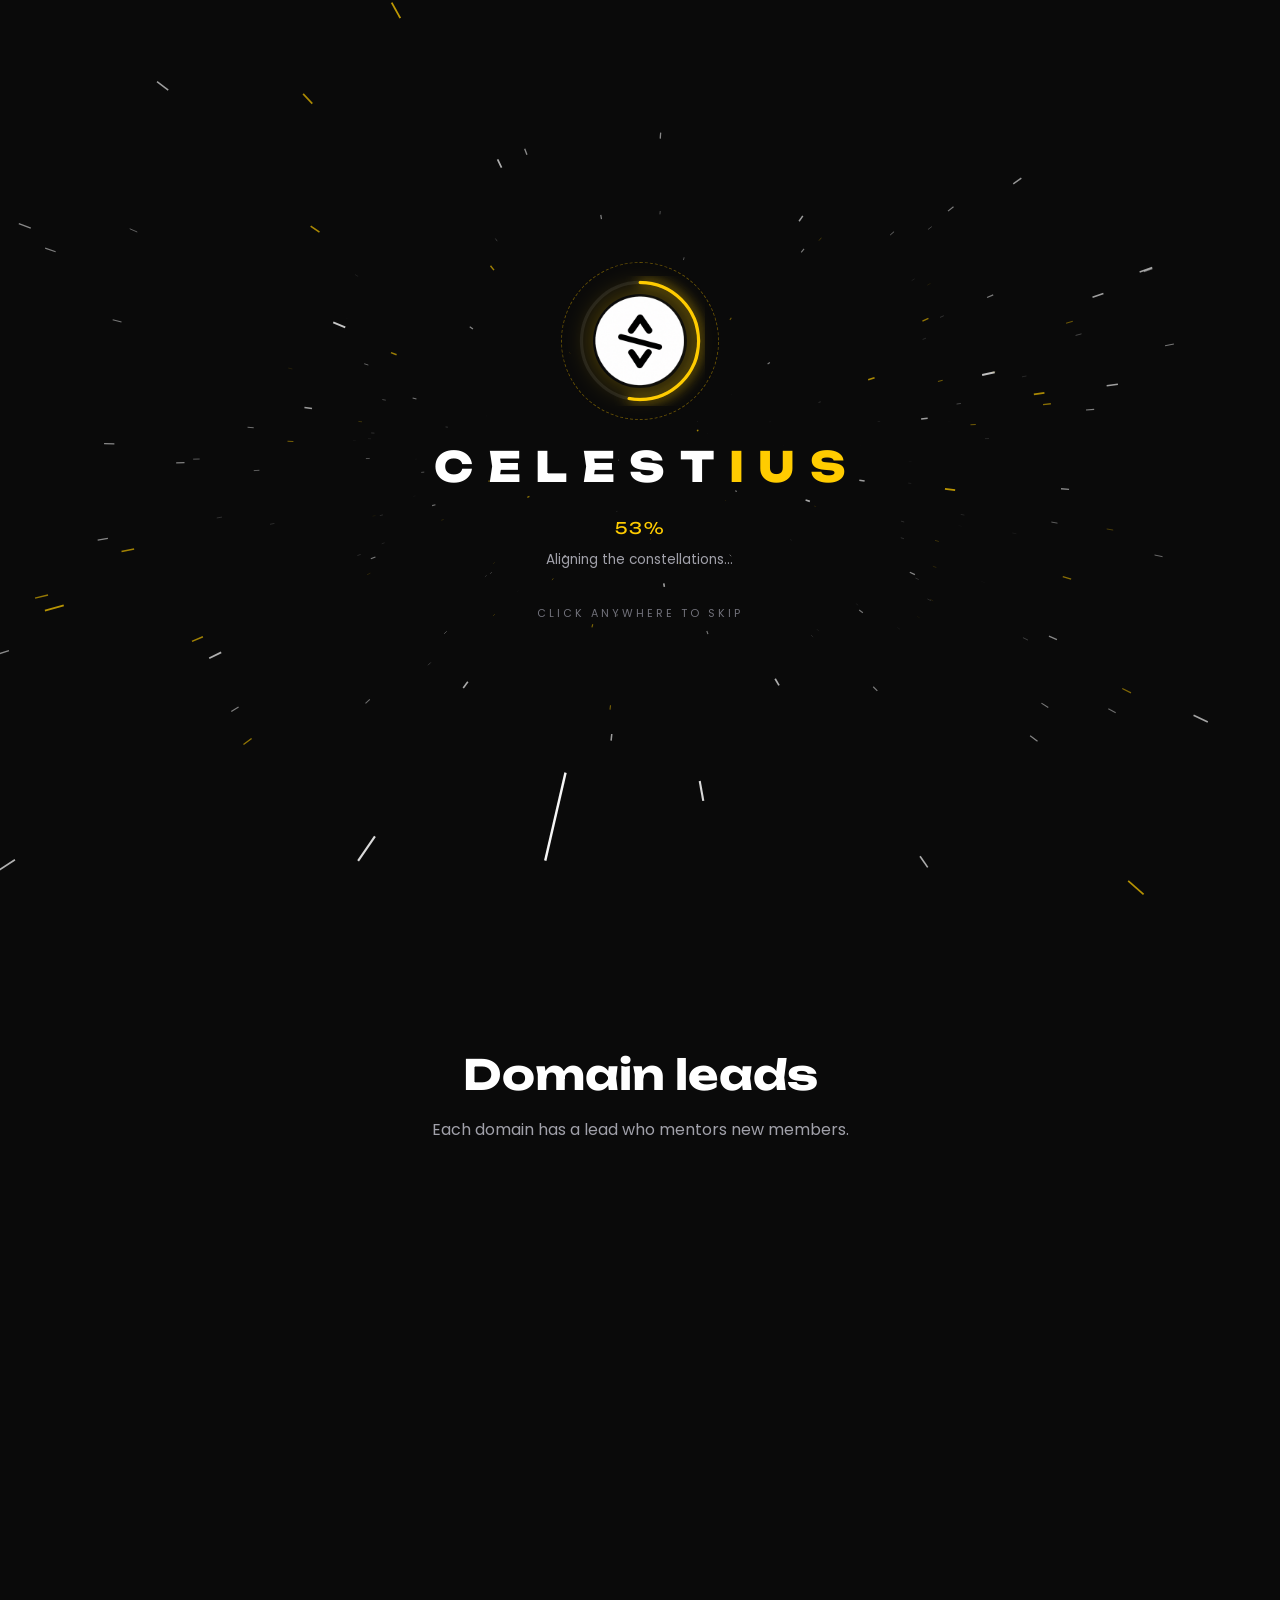
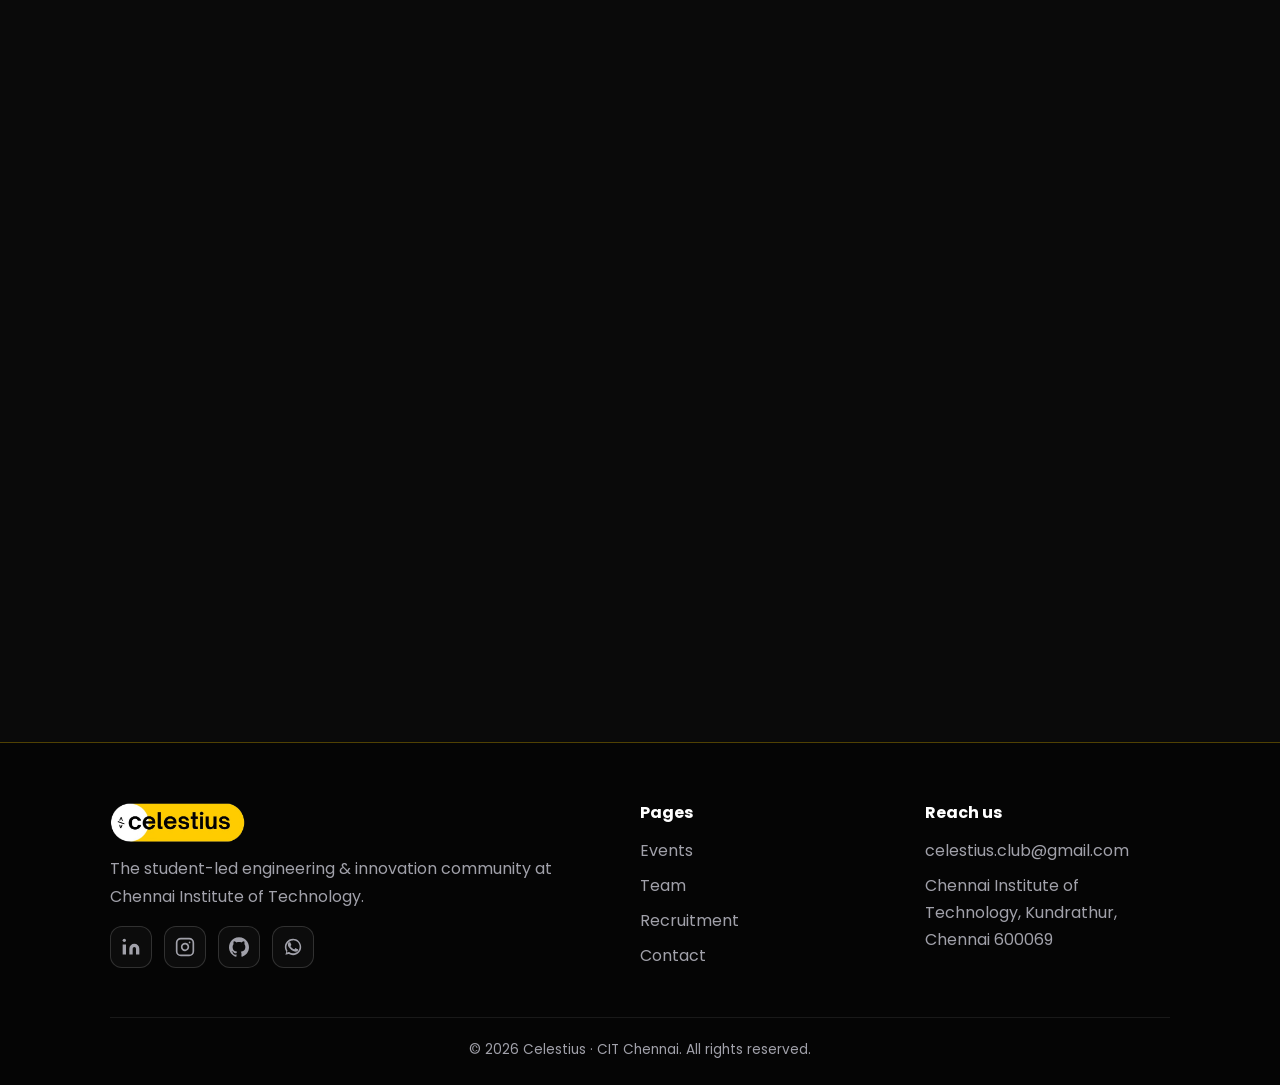
<file: pages/team.html>
<!DOCTYPE html>
<!--
  CELESTIUS - Team page (team.html)
  Shows team members as cards with a round "avatar" of their initials.
  NOTE: The names below are placeholders. Replace "Member Name" and the
  initials with the real team members.
-->
<html lang="en">
<head>
  <meta charset="UTF-8">
  <meta name="viewport" content="width=device-width, initial-scale=1.0">
  <!-- Browser tab icon (the Celestius logo mark) -->
  <link rel="icon" type="image/png" href="../images/logo-icon.png">
  <title>Team | Celestius</title>
  <meta name="description" content="Meet the leads, engineers, designers and organisers behind Celestius at CIT Chennai.">

  <link rel="preconnect" href="https://fonts.googleapis.com">
  <link rel="preconnect" href="https://fonts.gstatic.com" crossorigin>
  <link href="https://fonts.googleapis.com/css2?family=Unbounded:wght@600;700;800&family=Poppins:wght@400;500;600&display=swap" rel="stylesheet">
  <link rel="stylesheet" href="../css/style.css">
</head>
<body class="is-loading">

  <!-- ===== INTRO LOADER: a "launch sequence" shown while the website loads =====
       "is-loading" on <body> pauses all other animations until it is finished. -->
  <div class="loader" aria-hidden="true">
    <!-- The two halves of the screen. At the end they slide apart like doors. -->
    <div class="loader-door door-top"></div>
    <div class="loader-door door-bottom"></div>

    <!-- Warp-speed stars, drawn by JavaScript (runIntroLoader in main.js) -->
    <canvas class="loader-warp"></canvas>

    <div class="loader-content">
      <!-- Logo inside a ring that fills up with the loading percentage -->
      <div class="loader-ring">
        <svg viewBox="0 0 120 120">
          <circle class="ring-track" cx="60" cy="60" r="54" />
          <circle class="ring-progress" cx="60" cy="60" r="54" pathLength="100" />
        </svg>
        <img src="../images/logo-icon.png" alt="">
      </div>

      <!-- Each letter appears one after another (--i = its position) -->
      <div class="loader-word">
        <span style="--i:0">C</span><span style="--i:1">E</span><span style="--i:2">L</span><span style="--i:3">E</span><span style="--i:4">S</span><span style="--i:5">T</span><span style="--i:6">I</span><span style="--i:7">U</span><span style="--i:8">S</span>
      </div>

      <div class="loader-percent"><span class="loader-number">0</span>%</div>
      <p class="loader-status">Loading the stars...</p>
      <p class="loader-skip">Click anywhere to skip</p>
    </div>
  </div>

  <!-- ===== BACKGROUND LAYERS ===== -->
  <div class="progress-bar"></div>
  <div class="sky-bg"></div>
  <canvas id="star-canvas"></canvas>
  <div class="planet planet-1"></div>
  <div class="planet planet-2"></div>
  <div class="planet planet-3"></div>

  <!-- ===== NAVBAR ===== -->
  <header class="navbar">
    <nav class="container nav-inner">
      <a href="../index.html" class="logo"><img src="../images/logo.png" alt="Celestius logo"></a>

      <ul class="nav-links">
        <li><a href="../index.html">Home</a></li>
        <li><a href="events.html">Events</a></li>
        <li><a href="team.html">Team</a></li>
        <li><a href="recruitment.html">Recruitment</a></li>
        <li><a href="contact.html">Contact</a></li>
      </ul>

      <button class="menu-toggle" aria-label="Open menu" aria-expanded="false">
        <span></span>
        <span></span>
        <span></span>
      </button>
    </nav>
  </header>

  <main>

    <!-- ===== PAGE TITLE ===== -->
    <section class="page-hero">
      <div class="container reveal">
        <span class="section-label">Our team</span>
        <h1>The stars behind Celestius</h1>
        <p>Executive leads, engineers, designers and organisers who keep the community shining.</p>
      </div>
    </section>

    <!-- ===== LEADERSHIP ===== -->
    <section class="section">
      <div class="container center">
        <h2 class="section-title">Leadership</h2>
        <p class="section-intro">The people who guide the club's vision.</p>

        <div class="grid">
          <div class="card team-card reveal">
            <div class="avatar">MN</div>
            <h3>Member Name</h3>
            <p class="team-role">President</p>
          </div>
          <div class="card team-card reveal">
            <div class="avatar">MN</div>
            <h3>Member Name</h3>
            <p class="team-role">Vice President</p>
          </div>
          <div class="card team-card reveal">
            <div class="avatar">MN</div>
            <h3>Member Name</h3>
            <p class="team-role">Secretary</p>
          </div>
        </div>
      </div>
    </section>

    <!-- ===== DOMAIN LEADS ===== -->
    <section class="section">
      <div class="container center">
        <h2 class="section-title">Domain leads</h2>
        <p class="section-intro">Each domain has a lead who mentors new members.</p>

        <!-- grid-center: the last row of cards sits in the middle -->
        <div class="grid grid-center">
          <div class="card team-card reveal">
            <div class="avatar">MN</div>
            <h3>Member Name</h3>
            <p class="team-role">Frontend Lead</p>
          </div>
          <div class="card team-card reveal">
            <div class="avatar">MN</div>
            <h3>Member Name</h3>
            <p class="team-role">Backend Lead</p>
          </div>
          <div class="card team-card reveal">
            <div class="avatar">MN</div>
            <h3>Member Name</h3>
            <p class="team-role">Design Lead</p>
          </div>
          <div class="card team-card reveal">
            <div class="avatar">MN</div>
            <h3>Member Name</h3>
            <p class="team-role">Events Lead</p>
          </div>
          <div class="card team-card reveal">
            <div class="avatar">MN</div>
            <h3>Member Name</h3>
            <p class="team-role">Content &amp; Editing Lead</p>
          </div>
          <div class="card team-card reveal">
            <div class="avatar">MN</div>
            <h3>Member Name</h3>
            <p class="team-role">Public Speaking Lead</p>
          </div>
        </div>
      </div>
    </section>

    <!-- ===== CALL TO ACTION ===== -->
    <section class="section">
      <div class="container">
        <div class="cta reveal">
          <h2>Your name could be here next</h2>
          <p>We are looking for curious students to join the team.</p>
          <a href="recruitment.html" class="btn btn-primary">Join the team</a>
        </div>
      </div>
    </section>

  </main>

  <!-- ===== FOOTER ===== -->
  <footer class="footer">
    <div class="container">
      <div class="footer-grid">
        <div>
          <a href="../index.html" class="logo"><img src="../images/logo.png" alt="Celestius logo"></a>
          <p>The student-led engineering &amp; innovation community at Chennai Institute of Technology.</p>
          <!-- Social icons (SVG drawings). Normally they are grey.
               On hover each one turns into its real logo colours (see style.css) -->
          <div class="socials">
            <a href="https://www.linkedin.com/company/club-celestius-cit/" class="social-linkedin" target="_blank" rel="noopener" aria-label="LinkedIn">
              <svg viewBox="0 0 24 24" fill="currentColor" aria-hidden="true">
                <path d="M16 8a6 6 0 0 1 6 6v7h-4v-7a2 2 0 0 0-2-2 2 2 0 0 0-2 2v7h-4v-7a6 6 0 0 1 6-6z" />
                <rect width="4" height="12" x="2" y="9" />
                <circle cx="4" cy="4" r="2" />
              </svg>
            </a>
            <a href="https://www.instagram.com/celestius_cit/" class="social-instagram" target="_blank" rel="noopener" aria-label="Instagram">
              <svg viewBox="0 0 24 24" fill="none" stroke="currentColor" stroke-width="2" stroke-linecap="round" stroke-linejoin="round" aria-hidden="true">
                <rect width="20" height="20" x="2" y="2" rx="5" ry="5" />
                <path d="M16 11.37A4 4 0 1 1 12.63 8 4 4 0 0 1 16 11.37z" />
                <line x1="17.5" x2="17.51" y1="6.5" y2="6.5" />
              </svg>
            </a>
            <a href="https://github.com/Club-Celestius" class="social-github" target="_blank" rel="noopener" aria-label="GitHub">
              <svg viewBox="0 0 24 24" fill="currentColor" aria-hidden="true">
                <path d="M12 .297c-6.63 0-12 5.373-12 12 0 5.303 3.438 9.8 8.205 11.385.6.113.82-.258.82-.577 0-.285-.01-1.04-.015-2.04-3.338.724-4.042-1.61-4.042-1.61C4.422 18.07 3.633 17.7 3.633 17.7c-1.087-.744.084-.729.084-.729 1.205.084 1.838 1.236 1.838 1.236 1.07 1.835 2.809 1.305 3.495.998.108-.776.417-1.305.76-1.605-2.665-.3-5.466-1.332-5.466-5.93 0-1.31.465-2.38 1.235-3.22-.135-.303-.54-1.523.105-3.176 0 0 1.005-.322 3.3 1.23.96-.267 1.98-.399 3-.405 1.02.006 2.04.138 3 .405 2.28-1.552 3.285-1.23 3.285-1.23.645 1.653.24 2.873.12 3.176.765.84 1.23 1.91 1.23 3.22 0 4.61-2.805 5.625-5.475 5.92.42.36.81 1.096.81 2.22 0 1.606-.015 2.896-.015 3.286 0 .315.21.69.825.57C20.565 22.092 24 17.592 24 12.297c0-6.627-5.373-12-12-12" />
              </svg>
            </a>
            <a href="https://chat.whatsapp.com/HP3gqZe9BFPDqu1qowiurT" class="social-whatsapp" target="_blank" rel="noopener" aria-label="WhatsApp">
              <svg viewBox="0 0 24 24" fill="currentColor" aria-hidden="true">
                <path d="M17.472 14.382c-.301-.15-1.78-.878-2.056-.978-.276-.1-.476-.15-.677.15-.2.301-.777.978-.952 1.179-.175.2-.351.226-.652.075-.301-.15-1.272-.469-2.423-1.496-.896-.799-1.5-1.786-1.676-2.087-.175-.301-.019-.464.132-.614.136-.135.301-.351.451-.527.151-.175.201-.3.301-.501.101-.2.05-.376-.025-.526-.075-.15-.677-1.633-.928-2.235-.245-.586-.494-.506-.677-.516-.175-.01-.376-.01-.577-.01s-.527.075-.802.376c-.276.301-1.053 1.028-1.053 2.508 0 1.479 1.078 2.908 1.228 3.109.15.2 2.122 3.24 5.141 4.544.718.31 1.279.496 1.716.635.721.23 1.377.198 1.896.12.578-.087 1.78-.727 2.03-1.429.251-.702.251-1.304.176-1.429-.075-.125-.276-.2-.577-.35zM12.042 21.84c-1.77 0-3.504-.475-5.029-1.375l-.36-.213-3.738.98.997-3.644-.235-.374a9.78 9.78 0 0 1-1.502-5.234c0-5.419 4.409-9.828 9.832-9.828 2.625 0 5.093 1.023 6.949 2.88 1.856 1.856 2.878 4.325 2.877 6.95 0 5.42-4.408 9.83-9.786 9.83zm0-17.75c-4.367 0-7.92 3.553-7.92 7.92 0 1.396.365 2.76 1.058 3.966l.164.286-.628 2.296 2.348-.616.276.164a7.886 7.886 0 0 0 4.698 1.5c4.366 0 7.92-3.554 7.92-7.92 0-2.115-.824-4.103-2.32-5.598a7.883 7.883 0 0 0-5.596-2.098z" />
              </svg>
            </a>
          </div>
        </div>
        <div>
          <h4>Pages</h4>
          <ul>
            <li><a href="events.html">Events</a></li>
            <li><a href="team.html">Team</a></li>
            <li><a href="recruitment.html">Recruitment</a></li>
            <li><a href="contact.html">Contact</a></li>
          </ul>
        </div>
        <div>
          <h4>Reach us</h4>
          <ul>
            <li><a href="mailto:celestius.club@gmail.com">celestius.club@gmail.com</a></li>
            <li>Chennai Institute of Technology, Kundrathur, Chennai 600069</li>
          </ul>
        </div>
      </div>
      <div class="footer-bottom">
        &copy; <span id="year"></span> Celestius · CIT Chennai. All rights reserved.
      </div>
    </div>
  </footer>

  <button class="back-to-top" aria-label="Back to top">↑</button>

  <script src="../js/main.js"></script>
</body>
</html>
</file>
<file: css/style.css>
/* =========================================================
   CELESTIUS - "Yellow & Black" theme
   Built around the colours of the official Celestius logo:
   deep black, bright yellow (#FFCC00) and white.
   One shared stylesheet used by every page of the website.

   Sections in this file:
    1. Variables (colours, fonts, sizes)
    2. Reset & base styles
    3. Background (glowing gradient, star canvas, planets)
    4. Page loader
    5. Scroll progress bar, cursor sparkles, back-to-top
    6. Navbar
    7. Buttons
    8. Hero section
    9. Generic sections & headings
   10. Cards (used for features, events, team, roles)
   11. Stats counters
   12. Events page (filter buttons)
   13. Team page
   14. Recruitment page (expandable role cards)
   15. Forms (contact + apply)
   16. Footer
   17. Scroll reveal animation
   18. Keyframe animations
   19. Responsive (mobile) styles
   20. Reduced motion (accessibility)
   ========================================================= */


/* ---------- 1. VARIABLES ----------
   CSS variables let us store a value once and reuse it everywhere.
   The names describe the JOB of the colour (background, text, accent),
   so to change the whole theme we only change the values here. */
:root {
  --bg: #0A0A0A;            /* page background (almost black) */
  --surface: #141414;       /* cards and panels */
  --surface-2: #1E1E1E;     /* inputs, small boxes */
  --border: rgba(255, 255, 255, 0.08);  /* thin borders */
  --text: #FFFFFF;          /* main text */
  --text-soft: #A1A1AA;     /* paragraphs, less important text */
  --accent: #FFCC00;        /* the Celestius logo yellow */
  --accent-soft: #FFE066;   /* lighter yellow for hovers */
  --accent-glow: rgba(255, 204, 0, 0.35);  /* yellow glow for shadows */
  --on-accent: #0A0A0A;     /* text colour placed ON yellow */
  --error: #FF6B6B;         /* form errors */

  --font-heading: "Unbounded", Arial, sans-serif;  /* bold, wide, techy */
  --font-body: "Poppins", Arial, sans-serif;

  --radius: 20px;                                 /* rounded corners */
  --shadow: 0 10px 30px rgba(0, 0, 0, 0.5);       /* soft dark shadow */
  --shadow-hover: 0 20px 40px rgba(255, 204, 0, 0.15);  /* yellow glow on hover */
  --max-width: 1100px;                            /* content width */
}


/* ---------- 2. RESET & BASE ----------
   Browsers add their own margins and padding. We remove them
   so the page looks the same in every browser. */
* {
  margin: 0;
  padding: 0;
  box-sizing: border-box; /* width includes padding + border */
}

html {
  scroll-behavior: smooth; /* smooth scrolling for #links */
}

body {
  font-family: var(--font-body);
  color: var(--text);
  background-color: var(--bg);
  line-height: 1.7;
  overflow-x: hidden; /* stops sideways scrolling on phones */
}

/* Colour of text when the user selects it with the mouse */
::selection {
  background: var(--accent);
  color: var(--on-accent);
}

h1, h2, h3, h4 {
  font-family: var(--font-heading);
  line-height: 1.2;
}

a {
  color: inherit;
  text-decoration: none;
}

img {
  max-width: 100%;
  display: block;
}

/* Centers content and keeps it from getting too wide */
.container {
  width: 100%;
  max-width: var(--max-width);
  margin: 0 auto;
  padding: 0 20px;
}


/* ---------- 3. BACKGROUND ----------
   Three layers sit behind the content:
   a) soft yellow glows that slowly move (pure CSS)
   b) a canvas with twinkling stars (drawn by JavaScript)
   c) glowing "planets" that float up and down (pure CSS) */

/* a) Moving yellow glows on black */
.sky-bg {
  position: fixed;
  inset: 0;               /* top, right, bottom, left = 0 (full screen) */
  z-index: -3;            /* stays behind everything */
  background:
    radial-gradient(circle at 20% 20%, rgba(255, 204, 0, 0.10), transparent 40%),
    radial-gradient(circle at 80% 70%, rgba(255, 204, 0, 0.07), transparent 45%),
    var(--bg);
  background-size: 200% 200%;               /* make it bigger than the screen... */
  animation: gradientShift 25s ease infinite; /* ...then slide it around */
}

/* b) Star canvas - JavaScript draws on this */
#star-canvas {
  position: fixed;
  inset: 0;
  z-index: -2;
  pointer-events: none; /* clicks pass through to the page */
}

/* c) Floating planets */
.planet {
  position: fixed;
  border-radius: 50%;     /* makes a circle */
  z-index: -1;
  opacity: 0.8;
  animation: float 8s ease-in-out infinite;
}

/* The big yellow planet, like a small sun */
.planet-1 {
  width: 160px;
  height: 160px;
  top: 15%;
  right: 6%;
  background: radial-gradient(circle at 30% 30%, var(--accent-soft), var(--accent) 45%, #B38F00);
  box-shadow: 0 0 60px var(--accent-glow);
}

/* A ring around planet 1 (like Saturn) using a pseudo-element */
.planet-1::after {
  content: "";
  position: absolute;
  top: 50%;
  left: 50%;
  width: 240px;
  height: 50px;
  border: 2px solid rgba(255, 204, 0, 0.4);
  border-radius: 50%;
  transform: translate(-50%, -50%) rotate(-20deg);
}

.planet-2 {
  width: 90px;
  height: 90px;
  bottom: 12%;
  left: 5%;
  background: radial-gradient(circle at 30% 30%, #FFFFFF, #3F3F46);
  opacity: 0.5;
  animation-delay: -3s;   /* starts at a different point so they don't move together */
  animation-duration: 10s;
}

.planet-3 {
  width: 50px;
  height: 50px;
  top: 60%;
  right: 25%;
  background: radial-gradient(circle at 30% 30%, var(--accent-soft), #806600);
  opacity: 0.6;
  animation-delay: -5s;
  animation-duration: 12s;
}


/* ---------- 4. INTRO LOADER ("launch sequence") ----------
   Shown while the website loads (see runIntroLoader in main.js):
   1. warp-speed stars + a ring that fills up from 0% to 100%
   2. at 100%, JS adds "launch": the logo grows and the stars speed up
   3. then JS adds "open": a yellow line splits the screen and
      the two halves (doors) slide away, showing the website

   While <body> has the class "is-loading", every other animation on
   the page is paused, so they start fresh when the doors open. */
body.is-loading {
  overflow: hidden;  /* no scrolling during the intro */
}

body.is-loading *,
body.is-loading *::before,
body.is-loading *::after {
  animation-play-state: paused !important;
}

/* ...except the loader's own animations */
body.is-loading .loader,
body.is-loading .loader *,
body.is-loading .loader::after,
body.is-loading .loader *::before {
  animation-play-state: running !important;
}

.loader {
  position: fixed;
  inset: 0;
  z-index: 1000;
  display: flex;
  align-items: center;
  justify-content: center;
  cursor: pointer;   /* click to skip */
}

/* The two doors: each covers half the screen */
.loader-door {
  position: absolute;
  left: 0;
  right: 0;
  height: 50%;
  background: var(--bg);
  /* the 0.25s delay lets the yellow line appear first */
  transition: transform 0.9s cubic-bezier(0.77, 0, 0.18, 1) 0.25s;
}

.door-top    { top: 0; }
.door-bottom { bottom: 0; }

/* OPEN: top door slides up, bottom door slides down */
.loader.open .door-top    { transform: translateY(-100%); }
.loader.open .door-bottom { transform: translateY(100%); }

/* OPEN: a glowing yellow line shoots across the middle, then fades */
.loader::after {
  content: "";
  position: absolute;
  top: 50%;
  left: 50%;
  width: 0;
  height: 2px;
  transform: translate(-50%, -50%);
  background: var(--accent);
  box-shadow: 0 0 20px 4px var(--accent-glow);
  opacity: 0;
}

.loader.open::after {
  animation: seamFlash 1s ease forwards;
}

/* The canvas with the warp-speed stars */
.loader-warp {
  position: absolute;
  inset: 0;
  width: 100%;
  height: 100%;
  transition: opacity 0.4s ease;
}

/* Everything in the middle */
.loader-content {
  position: relative;
  text-align: center;
  padding: 0 20px;
  transition: opacity 0.4s ease, transform 0.6s ease;
}

/* OPEN: the stars and the middle part fade out (the middle also grows) */
.loader.open .loader-warp,
.loader.open .loader-content {
  opacity: 0;
}

.loader.open .loader-content {
  transform: scale(1.3);
}

/* QUICK mode (2nd page and later in the same visit): only the doors */
.loader.quick .loader-content,
.loader.quick .loader-warp {
  display: none;
}

/* The ring around the logo */
.loader-ring {
  position: relative;
  width: 130px;
  height: 130px;
  margin: 0 auto 26px;
}

/* A dashed orbit that spins around the ring */
.loader-ring::before {
  content: "";
  position: absolute;
  inset: -14px;
  border-radius: 50%;
  border: 1px dashed rgba(255, 204, 0, 0.35);
  animation: spin 8s linear infinite;
}

/* rotate(-90deg) makes the ring start filling from the top (12 o'clock) */
.loader-ring svg {
  position: absolute;
  inset: 0;
  width: 100%;
  height: 100%;
  transform: rotate(-90deg);
}

.ring-track {
  fill: none;
  stroke: rgba(255, 255, 255, 0.08);
  stroke-width: 3;
}

/* The yellow part. pathLength="100" in the HTML means the circle counts as
   100 long, so stroke-dashoffset = 100 - percent fills it up exactly. */
.ring-progress {
  fill: none;
  stroke: var(--accent);
  stroke-width: 3;
  stroke-linecap: round;
  stroke-dasharray: 100;
  stroke-dashoffset: 100;
  filter: drop-shadow(0 0 6px var(--accent));
  transition: stroke-dashoffset 0.1s linear, stroke-width 0.3s ease;
}

.loader-ring img {
  position: absolute;
  top: 18px;
  left: 18px;
  width: calc(100% - 36px);
  height: calc(100% - 36px);
  border-radius: 50%;
  box-shadow: 0 0 30px var(--accent-glow);
  animation: pulse-soft 1.6s ease-in-out infinite;
  transition: transform 0.4s ease;
}

/* LAUNCH: ring gets thicker, logo grows */
.loader.launch .ring-progress {
  stroke-width: 5;
}

.loader.launch .loader-ring img {
  animation: none;
  transform: scale(1.15);
}

/* "CELESTIUS": letters rise in one by one (same animation as the hero title) */
.loader-word {
  font-family: var(--font-heading);
  font-size: clamp(1.6rem, 6vw, 2.6rem);
  font-weight: 800;
  letter-spacing: 0.35em;
  margin-right: -0.35em;  /* letter-spacing adds space after the last letter too; this re-centres it */
}

.loader-word span {
  display: inline-block;
  opacity: 0;
  animation: letterRise 0.6s ease forwards;
  animation-delay: calc(var(--i) * 0.07s + 0.2s);
}

/* "IUS" in yellow, like the hero title */
.loader-word span:nth-child(n+7) {
  color: var(--accent);
}

.loader-percent {
  margin-top: 12px;
  font-family: var(--font-heading);
  font-size: 1rem;
  letter-spacing: 2px;
  color: var(--accent);
}

.loader-status {
  margin-top: 6px;
  min-height: 1.5em;  /* keeps the layout still when the text changes */
  font-size: 0.85rem;
  color: var(--text-soft);
}

.loader-skip {
  margin-top: 34px;
  font-size: 0.68rem;
  letter-spacing: 3px;
  text-transform: uppercase;
  color: #71717A;
  animation: hintPulse 2s ease-in-out infinite;
}


/* ---------- 5. PROGRESS BAR, SPARKLES, BACK-TO-TOP ---------- */

/* Thin bar at the top. JavaScript changes its width while scrolling. */
.progress-bar {
  position: fixed;
  top: 0;
  left: 0;
  height: 3px;
  width: 0%;
  z-index: 200;
  background: var(--accent);
  box-shadow: 0 0 10px var(--accent);
}

/* Tiny stars that JavaScript creates behind the mouse cursor */
.sparkle {
  position: fixed;
  pointer-events: none;
  z-index: 999;
  color: var(--accent);
  font-size: 14px;
  text-shadow: 0 0 8px var(--accent);
  animation: sparkleFade 0.9s ease-out forwards;
}

/* Back-to-top button (hidden until JavaScript adds "show") */
.back-to-top {
  position: fixed;
  right: 24px;
  bottom: 24px;
  width: 48px;
  height: 48px;
  border: none;
  border-radius: 50%;
  background: var(--accent);
  color: var(--on-accent);
  font-size: 20px;
  font-weight: 700;
  cursor: pointer;
  box-shadow: 0 0 20px var(--accent-glow);
  opacity: 0;
  transform: translateY(20px);
  pointer-events: none;
  transition: all 0.3s ease;
  z-index: 150;
}

.back-to-top.show {
  opacity: 1;
  transform: translateY(0);
  pointer-events: auto;
}

/* On hover it turns white, glows, and the arrow keeps jumping up */
.back-to-top:hover {
  background: var(--text);
  box-shadow: 0 0 0 6px var(--accent-glow), 0 0 30px var(--accent-glow);
  animation: arrowJump 0.8s ease-in-out infinite;
}

@keyframes arrowJump {
  0%, 100% { translate: 0 0; }
  50%      { translate: 0 -6px; }
}


/* ---------- 6. NAVBAR ---------- */
.navbar {
  position: sticky;   /* sticks to the top while scrolling */
  top: 0;
  z-index: 100;
  background: rgba(10, 10, 10, 0.7);
  backdrop-filter: blur(12px);   /* frosted glass effect */
  border-bottom: 1px solid var(--border);
}

.nav-inner {
  display: flex;
  align-items: center;
  justify-content: space-between;
  height: 72px;
}

/* The official Celestius logo image (images/logo.png) */
.logo {
  display: flex;
  align-items: center;
}

.logo img {
  height: 40px;
  width: auto;
  transition: transform 0.3s ease;
}

/* Logo gently grows and tilts on hover */
.logo:hover img {
  transform: scale(1.06) rotate(-2deg);
}

.nav-links {
  display: flex;
  list-style: none;
  gap: 32px;
}

.nav-links a {
  position: relative;
  font-weight: 500;
  font-size: 0.95rem;
  color: var(--text-soft);
  transition: color 0.3s;
}

/* Animated underline: starts at width 0 and grows on hover */
.nav-links a::after {
  content: "";
  position: absolute;
  left: 0;
  bottom: -4px;
  width: 0;
  height: 2px;
  background: var(--accent);
  border-radius: 2px;
  transition: width 0.3s ease;
}

.nav-links a:hover,
.nav-links a.active {
  color: var(--text);
}

.nav-links a:hover::after,
.nav-links a.active::after {
  width: 100%;
}

/* Hamburger button - only visible on small screens (see section 19) */
.menu-toggle {
  display: none;
  flex-direction: column;
  gap: 5px;
  background: none;
  border: none;
  cursor: pointer;
  padding: 8px;
}

.menu-toggle span {
  width: 26px;
  height: 2px;
  background: var(--text);
  border-radius: 2px;
  transition: all 0.3s ease;
}

/* When open, the 3 lines turn into an "X" */
.menu-toggle.open span:nth-child(1) { transform: translateY(7px) rotate(45deg); }
.menu-toggle.open span:nth-child(2) { opacity: 0; }
.menu-toggle.open span:nth-child(3) { transform: translateY(-7px) rotate(-45deg); }


/* ---------- 7. BUTTONS ---------- */
/* HOVER EFFECT "INK DROP":
   1. A circle of colour (::before) grows from the exact point where the
      mouse came in, until it fills the whole button.
      JavaScript (buttonInkDrop in main.js) saves that point as --x and --y.
   2. A shiny light streak (::after) sweeps across the button.
   3. The button lifts up a little, and squeezes when you click it.
   Each kind of button only sets two variables:
   --fill (colour of the ink) and --fill-text (text colour on top of it). */
.btn,
.filter-btn {
  --x: 50%;        /* where the ink starts (the middle until the mouse moves in) */
  --y: 50%;
  position: relative;
  overflow: hidden;    /* hides the parts of the circle outside the button */
  isolation: isolate;  /* lets the ink sit behind the text (z-index: -1) */
}

.btn {
  display: inline-block;
  padding: 14px 32px;
  border-radius: 50px;
  font-weight: 600;
  font-size: 0.95rem;
  border: 2px solid var(--accent);
  cursor: pointer;
  font-family: var(--font-body);
  transition: transform 0.3s ease, box-shadow 0.4s ease, color 0.4s ease, border-color 0.4s ease;
}

/* 1. The ink circle: it starts at size 0 at the mouse point */
.btn::before,
.filter-btn::before {
  content: "";
  position: absolute;
  left: var(--x);
  top: var(--y);
  width: 300%;           /* big enough to cover the button from any corner */
  aspect-ratio: 1;       /* always a perfect circle */
  border-radius: 50%;
  background: var(--fill);
  transform: translate(-50%, -50%) scale(0);
  transition: transform 0.5s cubic-bezier(0.22, 1, 0.36, 1);
  z-index: -1;           /* behind the text */
}

/* 2. The shine: a slanted see-through white strip, waiting on the left */
.btn::after,
.filter-btn::after {
  content: "";
  position: absolute;
  top: 0;
  left: -60%;
  width: 40%;
  height: 100%;
  background: linear-gradient(90deg, transparent, rgba(255, 255, 255, 0.45), transparent);
  transform: skewX(-25deg);
  pointer-events: none;
}

/* On hover (or keyboard focus) the ink grows and the shine sweeps across */
.btn:hover::before,
.btn:focus-visible::before,
.filter-btn:hover::before,
.filter-btn:focus-visible::before {
  transform: translate(-50%, -50%) scale(1);
}

.btn:hover::after,
.btn:focus-visible::after,
.filter-btn:hover::after,
.filter-btn:focus-visible::after {
  left: 130%;
  transition: left 0.7s ease;   /* only animate going right, so it doesn't sweep back */
}

/* 3. Lift up on hover, squeeze on click */
.btn:hover,
.btn:focus-visible {
  color: var(--fill-text);
  border-color: var(--accent);
  transform: translateY(-3px);
}

.btn:active,
.filter-btn:active {
  transform: scale(0.95);
}

/* Yellow button with black text, like the logo.
   On hover, black ink fills it and the text turns yellow. */
.btn-primary {
  background: var(--accent);
  color: var(--on-accent);
  --fill: var(--on-accent);
  --fill-text: var(--accent);
}

.btn-primary:hover,
.btn-primary:focus-visible {
  box-shadow: 0 0 0 4px var(--accent-glow), 0 12px 30px var(--accent-glow);
}

/* See-through button with a white border.
   On hover, yellow ink fills it and the text turns black. */
.btn-outline {
  background: transparent;
  color: var(--text);
  border-color: rgba(255, 255, 255, 0.4);
  --fill: var(--accent);
  --fill-text: var(--on-accent);
}

.btn-outline:hover,
.btn-outline:focus-visible {
  box-shadow: 0 12px 30px var(--accent-glow);
}


/* ---------- 8. HERO SECTION ---------- */
.hero {
  min-height: calc(100vh - 72px);  /* full screen minus navbar height */
  display: flex;
  align-items: center;
  padding: 40px 0;
}

/* Two columns like the old website: text (7 parts) and statue (5 parts) */
.hero-grid {
  display: grid;
  grid-template-columns: 7fr 5fr;
  gap: 40px;
  align-items: center;
}

/* Logo mark above the title. It floats up and down,
   and a small yellow planet circles around it.
   (18px left margin leaves room for the orbit ring) */
.hero-logo {
  position: relative;
  width: 80px;
  height: 80px;
  margin: 18px 0 32px 18px;
  animation: float 6s ease-in-out infinite;
}

.hero-logo img {
  width: 100%;
  height: 100%;
  border-radius: 50%;
  box-shadow: 0 0 40px var(--accent-glow);
}

/* The orbit ring: a dashed circle bigger than the logo that spins */
.hero-orbit {
  position: absolute;
  inset: -18px;
  border: 1px dashed rgba(255, 204, 0, 0.5);
  border-radius: 50%;
  animation: spin 6s linear infinite;
}

/* The small planet riding on the orbit ring */
.hero-orbit::before {
  content: "";
  position: absolute;
  top: -6px;
  left: 50%;
  width: 12px;
  height: 12px;
  margin-left: -6px;
  border-radius: 50%;
  background: var(--accent);
  box-shadow: 0 0 10px var(--accent);
}

/* Small rounded label like "Recruitments are open" */
.hero-tag {
  display: inline-block;
  padding: 6px 18px;
  border-radius: 50px;
  background: var(--surface);
  border: 1px solid rgba(255, 204, 0, 0.4);
  font-size: 0.85rem;
  font-weight: 500;
  color: var(--accent);
  margin-bottom: 24px;
}

/* Little pulsing dot inside the tag */
.hero-tag .dot {
  display: inline-block;
  width: 8px;
  height: 8px;
  border-radius: 50%;
  background: #2ECC71;
  margin-right: 6px;
  animation: pulse 1.6s ease-in-out infinite;
}

.hero-title {
  font-size: clamp(2.2rem, 5.8vw, 4.8rem);  /* grows with screen width, but has min & max */
  white-space: nowrap;                     /* keep "CELESTIUS" on one line */
  font-weight: 800;
  letter-spacing: 4px;
  margin-bottom: 16px;
  text-shadow: 0 0 40px rgba(255, 204, 0, 0.25); /* soft yellow glow */
}

/* Each letter is its own <span>. They rise in one after another.
   --i is set in the HTML (0, 1, 2 ...) and multiplied for the delay. */
.hero-title span {
  display: inline-block;
  opacity: 0;
  animation: letterRise 0.8s ease forwards;
  animation-delay: calc(var(--i) * 0.08s + 0.6s);
}

/* The last 3 letters "IUS" are yellow, to match the logo's yellow half */
.hero-title span:nth-child(n+7) {
  color: var(--accent);
}

.hero-subtitle {
  font-family: var(--font-heading);
  font-size: clamp(1.2rem, 3.5vw, 1.9rem);
  color: var(--accent);
  min-height: 3rem;  /* keeps space so the page doesn't jump while typing */
  margin-bottom: 20px;
}

/* Blinking cursor after the typewriter text */
.cursor {
  display: inline-block;
  width: 3px;
  height: 1em;
  background: var(--text);
  margin-left: 4px;
  vertical-align: middle;
  animation: blink 0.8s step-end infinite;
}

.hero-text {
  max-width: 540px;
  margin-bottom: 36px;
  color: var(--text-soft);
  font-size: 1.05rem;
}

.hero-buttons {
  display: flex;
  gap: 16px;
  flex-wrap: wrap;
}

/* "Scroll down" mouse icon at the bottom of the hero */
.scroll-hint {
  margin: 60px auto 0;
  width: 26px;
  height: 42px;
  border: 2px solid var(--text-soft);
  border-radius: 20px;
  position: relative;
}

.scroll-hint::before {
  content: "";
  position: absolute;
  top: 8px;
  left: 50%;
  width: 4px;
  height: 8px;
  margin-left: -2px;
  border-radius: 2px;
  background: var(--accent);
  animation: scrollWheel 1.6s ease infinite;
}

/* Smaller hero used on the inner pages (Events, Team, ...) */
.page-hero {
  padding: 100px 0 60px;
  text-align: center;
}

.page-hero h1 {
  font-size: clamp(2rem, 6vw, 3.8rem);
  margin-bottom: 12px;
}

.page-hero p {
  max-width: 600px;
  margin: 0 auto;
  color: var(--text-soft);
}


/* ---------- 9. SECTIONS & HEADINGS ---------- */
.section {
  padding: 90px 0;
}

.section-label {
  display: block;
  font-size: 0.8rem;
  font-weight: 600;
  letter-spacing: 3px;
  text-transform: uppercase;
  color: var(--accent);
  margin-bottom: 8px;
}

.section-title {
  font-size: clamp(1.7rem, 4.5vw, 2.6rem);
  margin-bottom: 16px;
}

.section-intro {
  color: var(--text-soft);
  max-width: 600px;
  margin-bottom: 48px;
}

.center {
  text-align: center;
}

.center .section-intro {
  margin-left: auto;
  margin-right: auto;
}

/* Space above a "see more" button under a grid */
.more-link {
  margin-top: 48px;
}

/* Two-column layout for the About section */
.about-grid {
  display: grid;
  grid-template-columns: 1fr 1fr;
  gap: 60px;
  align-items: center;
}

.about-grid p {
  color: var(--text-soft);
  margin-bottom: 16px;
}

/* ----- Photo constellation (About section) -----
   Real event photos placed like stars and joined by lines.
   A square box: the SVG lines fill it, and the photos are placed on top. */
.constellation {
  position: relative;
  width: 100%;
  max-width: 480px;
  aspect-ratio: 1;   /* always a square, so % positions match the SVG */
  margin: 0 auto;
}

.constellation svg {
  position: absolute;
  inset: 0;
  width: 100%;
  height: 100%;
  overflow: visible;
}

/* Lines are "drawn" using stroke-dasharray / stroke-dashoffset.
   Every line has pathLength="100", so a dash of 100 hides the whole line,
   and animating the offset from 100 to 0 "draws" it. */
.constellation line {
  stroke: rgba(255, 204, 0, 0.55);
  stroke-width: 1.5;
  stroke-dasharray: 100;
  stroke-dashoffset: 100;
}

.constellation circle {
  fill: var(--accent);
  opacity: 0;
  filter: drop-shadow(0 0 6px var(--accent));  /* makes the stars glow */
}

/* When the section scrolls into view, JS adds "visible" and the drawing starts */
.constellation.visible line {
  animation: drawLine 1.6s ease forwards;
}

.constellation.visible circle {
  animation: popIn 0.5s ease 1s forwards;
}

/* One round photo. left/top come from --x and --y in the HTML.
   "translate: -50% -50%" moves it so --x/--y is its CENTRE, not its corner. */
.sky-photo {
  position: absolute;
  left: var(--x);
  top: var(--y);
  width: var(--size);
  aspect-ratio: 1;
  margin: 0;
  translate: -50% -50%;
  opacity: 0;          /* hidden until the section is visible */
  z-index: 1;
}

/* ENTRANCE: photos pop in one after another (--i = 0, 1, 2 ...) */
.constellation.visible .sky-photo {
  animation: photoPop 0.7s cubic-bezier(0.16, 1, 0.3, 1) both;
  animation-delay: calc(var(--i) * 0.15s + 0.5s);
}

/* A thin dashed ring that slowly spins around each photo, like an orbit */
.sky-photo::before {
  content: "";
  position: absolute;
  inset: -8px;
  border-radius: 50%;
  border: 1px dashed rgba(255, 204, 0, 0.45);
  animation: spin 18s linear infinite;
}

/* The round frame that crops the photo into a circle */
.photo-frame {
  position: relative;
  width: 100%;
  height: 100%;
  border-radius: 50%;
  overflow: hidden;   /* hides the corners of the square photo */
  border: 2px solid rgba(255, 204, 0, 0.6);
  box-shadow: 0 0 18px rgba(255, 204, 0, 0.25);
  transition: transform 0.5s cubic-bezier(0.16, 1, 0.3, 1), border-color 0.3s ease,
              box-shadow 0.3s ease, opacity 0.3s ease;
}

/* Normal state: black and white, a bit darker */
.photo-frame img {
  width: 100%;
  height: 100%;
  object-fit: cover;  /* fills the circle without stretching */
  filter: grayscale(1) brightness(0.75) contrast(1.1);
  transition: filter 0.5s ease, transform 0.6s ease;
}

/* A yellow layer on top. "mix-blend-mode: color" gives the black and white
   photo a yellow tint, so all photos match the theme (a "duotone" look). */
.photo-frame::after {
  content: "";
  position: absolute;
  inset: 0;
  background: var(--accent);
  mix-blend-mode: color;
  opacity: 0.35;
  transition: opacity 0.5s ease;
}

/* HOVER: the photo comes to the front, grows, glows,
   turns into full colour and zooms in a little inside its circle */
.sky-photo:hover {
  z-index: 3;
}

.sky-photo:hover .photo-frame {
  transform: scale(1.12);
  border-color: var(--accent);
  box-shadow: 0 0 30px var(--accent-glow);
}

.sky-photo:hover img {
  filter: none;
  transform: scale(1.08);
}

.sky-photo:hover .photo-frame::after {
  opacity: 0;   /* remove the yellow tint = full colour */
}

/* HOVER: the other photos get darker, so the hovered one stands out.
   :has() means "the constellation that HAS a hovered photo inside it".
   (We darken with brightness instead of opacity, so the lines don't show through.) */
.constellation:has(.sky-photo:hover) .sky-photo:not(:hover) img {
  filter: grayscale(1) brightness(0.3);
}

/* HOVER: the caption appears below the photo */
.sky-photo figcaption {
  position: absolute;
  left: 50%;
  top: 100%;
  margin-top: 14px;
  transform: translate(-50%, 8px);
  white-space: nowrap;
  padding: 4px 12px;
  border-radius: 50px;
  background: rgba(10, 10, 10, 0.9);
  border: 1px solid rgba(255, 204, 0, 0.5);
  color: var(--accent);
  font-size: 0.75rem;
  font-weight: 600;
  opacity: 0;
  pointer-events: none;
  transition: opacity 0.3s ease, transform 0.3s ease;
}

.sky-photo:hover figcaption {
  opacity: 1;
  transform: translate(-50%, 0);
}

/* Call-to-action banner: a big yellow block with black text,
   the boldest part of the page (like the logo's yellow pill) */
.cta {
  background: var(--accent);
  color: var(--on-accent);
  border-radius: 32px;
  padding: 70px 40px;
  text-align: center;
  position: relative;
  overflow: hidden;
}

.cta h2 {
  font-size: clamp(1.5rem, 3.5vw, 2.4rem);
  margin-bottom: 12px;
}

.cta p {
  color: rgba(10, 10, 10, 0.75);
  margin-bottom: 32px;
}

/* Inside the yellow block, the button is black with yellow text.
   On hover, white ink fills it and the text turns black. */
.cta .btn-primary {
  background: var(--on-accent);
  color: var(--accent);
  border-color: var(--on-accent);
  --fill: var(--text);
  --fill-text: var(--on-accent);
}

.cta .btn-primary:hover,
.cta .btn-primary:focus-visible {
  color: var(--fill-text);
  border-color: var(--text);
  box-shadow: 0 12px 30px rgba(0, 0, 0, 0.35);
}

/* A white glowing circle decoration inside the CTA */
.cta::before {
  content: "";
  position: absolute;
  width: 300px;
  height: 300px;
  border-radius: 50%;
  background: radial-gradient(circle, rgba(255, 255, 255, 0.45), transparent 70%);
  top: -100px;
  right: -80px;
  animation: float 6s ease-in-out infinite;
}


/* ---------- 10. CARDS ----------
   The same card style is reused for features, events, team and roles. */
.grid {
  display: grid;
  grid-template-columns: repeat(auto-fit, minmax(240px, 1fr)); /* as many columns as fit */
  gap: 24px;
}

/* A grid whose last row is CENTRED (used for the Domain leads on the Team page).
   CSS Grid always starts a half-empty row on the left, so here we use flexbox:
   cards wrap onto new rows, and justify-content: center puts the
   leftover cards in the middle. Each card is 1/4 of the row (minus the gaps). */
.grid-center {
  display: flex;
  flex-wrap: wrap;
  justify-content: center;
}

.grid-center > * {
  flex: 0 1 calc((100% - 3 * 24px) / 4);  /* 4 cards per row, 3 gaps of 24px */
  min-width: 240px;
}

/* On phones each card takes the full width */
@media (max-width: 600px) {
  .grid-center > * {
    flex-basis: 100%;
  }
}

.card {
  background: var(--surface);
  border: 1px solid var(--border);
  border-radius: var(--radius);
  padding: 32px 28px;
  box-shadow: var(--shadow);
  transition: transform 0.4s ease, box-shadow 0.4s ease, border-color 0.4s ease;
  position: relative;
  overflow: hidden;
}

/* Hover: card lifts up, tilts a tiny bit and the border turns yellow */
.card:hover {
  transform: translateY(-8px) rotate(-1deg);
  box-shadow: var(--shadow-hover);
  border-color: rgba(255, 204, 0, 0.5);
}

/* Yellow bar at the top of each card that grows on hover */
.card::before {
  content: "";
  position: absolute;
  top: 0;
  left: 0;
  height: 3px;
  width: 0;
  background: var(--accent);
  transition: width 0.4s ease;
}

.card:hover::before {
  width: 100%;
}

.card-icon {
  width: 56px;
  height: 56px;
  border-radius: 16px;
  display: flex;
  align-items: center;
  justify-content: center;
  font-size: 1.6rem;
  margin-bottom: 20px;
  background: var(--surface-2);
  transition: transform 0.4s ease;
}

/* In centred sections, centre the icon too */
.center .card-icon {
  margin-left: auto;
  margin-right: auto;
}

.card:hover .card-icon {
  transform: scale(1.1) rotate(8deg);
}

/* Three tints for the icon boxes, so cards don't all look the same */
.bg-yellow { background: rgba(255, 204, 0, 0.18); }
.bg-dark   { background: var(--surface-2); }
.bg-light  { background: rgba(255, 255, 255, 0.10); }

.card h3 {
  font-size: 1.1rem;
  margin-bottom: 10px;
}

.card p {
  color: var(--text-soft);
  font-size: 0.95rem;
}

/* Small rounded label, e.g. "Hackathon" */
.tag {
  display: inline-block;
  padding: 4px 12px;
  border-radius: 50px;
  font-size: 0.75rem;
  font-weight: 600;
  background: rgba(255, 204, 0, 0.12);
  color: var(--accent);
  margin-bottom: 14px;
}


/* ---------- 11. STATS COUNTERS ---------- */
.stats {
  display: grid;
  grid-template-columns: repeat(auto-fit, minmax(180px, 1fr));
  gap: 24px;
  text-align: center;
}

.stat {
  background: var(--surface);
  border: 1px solid var(--border);
  border-radius: var(--radius);
  padding: 32px 16px;
}

.stat-number {
  font-family: var(--font-heading);
  font-size: 2.8rem;
  font-weight: 800;
  color: var(--accent);
  text-shadow: 0 0 20px var(--accent-glow);
}

.stat-label {
  color: var(--text-soft);
  font-size: 0.9rem;
}


/* ---------- 12. EVENTS PAGE ---------- */
.filter-buttons {
  display: flex;
  justify-content: center;
  flex-wrap: wrap;
  gap: 12px;
  margin-bottom: 48px;
}

.filter-btn {
  padding: 10px 24px;
  border-radius: 50px;
  border: 2px solid rgba(255, 255, 255, 0.25);
  background: transparent;
  font-family: var(--font-body);
  font-weight: 500;
  cursor: pointer;
  color: var(--text);
  transition: transform 0.3s ease, color 0.4s ease, border-color 0.4s ease;
  /* Uses the same "ink drop" hover as .btn (section 7), with yellow ink */
  --fill: var(--accent);
  --fill-text: var(--on-accent);
}

.filter-btn:hover,
.filter-btn:focus-visible {
  border-color: var(--accent);
  color: var(--fill-text);
}

/* The selected filter is yellow (it is already full, so no ink is needed) */
.filter-btn.active {
  background: var(--accent);
  border-color: var(--accent);
  color: var(--on-accent);
}

.filter-btn.active::before {
  display: none;
}

/* Event cards that don't match the filter are hidden */
.event-card {
  transition: opacity 0.4s ease, transform 0.4s ease;
}

.event-card.hide {
  display: none;
}

/* Filter buttons lined up on the left (instead of centred) */
.filter-left {
  justify-content: flex-start;
}

/* ----- Page title + counters ----- */
.events-hero {
  padding-bottom: 50px;
}

/* Always 3 counters side by side (they get smaller on phones, see section 19) */
.event-stats {
  max-width: 720px;
  margin: 48px auto 0;
  grid-template-columns: repeat(3, 1fr);
}

@media (max-width: 720px) {
  .event-stats {
    gap: 10px;
  }

  .event-stats .stat {
    padding: 18px 6px;
  }

  .event-stats .stat-number {
    font-size: 2rem;
  }

  .event-stats .stat-label {
    font-size: 0.72rem;
  }
}

/* ----- TICKER: event names sliding sideways forever ----- */
.ticker {
  overflow: hidden;   /* hides the names outside the strip */
  padding: 16px 0;
  border-top: 1px solid rgba(255, 204, 0, 0.2);
  border-bottom: 1px solid rgba(255, 204, 0, 0.2);
  background: rgba(255, 204, 0, 0.04);
  /* fades the names out at the left and right edges */
  mask-image: linear-gradient(90deg, transparent, #000 10%, #000 90%, transparent);
}

.ticker-track {
  display: flex;
  gap: 28px;
  width: max-content;  /* as wide as all the names together */
  animation: ticker 35s linear infinite;
}

/* Hovering the ticker pauses it, so people can read it */
.ticker:hover .ticker-track {
  animation-play-state: paused;
}

.ticker-track span {
  font-family: var(--font-heading);
  font-size: 1.1rem;
  text-transform: uppercase;
  white-space: nowrap;
  color: var(--text);
}

/* The ✦ separators are yellow */
.ticker-track span:nth-child(even) {
  color: var(--accent);
}

/* Every other event name is an "outline" (only the edges of the letters) */
.ticker-track span:nth-child(4n+3) {
  color: transparent;
  -webkit-text-stroke: 1px var(--accent);
}

/* ----- FLAGSHIP "BENTO" GRID -----
   2 columns. The big tile spans 2 rows, so the other two stack next to it. */
.flagship-grid {
  display: grid;
  grid-template-columns: 1.3fr 1fr;
  gap: 24px;
}

.tile-big {
  grid-row: span 2;
}

/* One picture tile: cover image on top, text below */
.flagship-tile {
  position: relative;
  display: flex;
  flex-direction: column;
  background: var(--surface);
  border: 1px solid rgba(255, 204, 0, 0.25);
  border-radius: 24px;
  overflow: hidden;
  transition: transform 0.4s ease, box-shadow 0.4s ease, border-color 0.4s ease;
}

/* HOVER: lift up and glow */
.flagship-tile:hover {
  transform: translateY(-8px);
  border-color: var(--accent);
  box-shadow: 0 20px 50px rgba(255, 204, 0, 0.18);
}

/* HOVER: a beam of light sweeps across the tile.
   It's a see-through white stripe, tilted with skewX, that starts
   off the left edge and moves past the right edge. */
.flagship-tile::after {
  content: "";
  position: absolute;
  top: 0;
  left: -75%;
  width: 50%;
  height: 100%;
  background: linear-gradient(100deg, transparent, rgba(255, 255, 255, 0.12), transparent);
  transform: skewX(-20deg);
  pointer-events: none;
  transition: left 0.8s ease;
}

.flagship-tile:hover::after {
  left: 125%;
}

/* Cover image area */
.tile-cover {
  position: relative;
  height: 190px;
  overflow: hidden;   /* so the zoomed image stays inside */
}

.tile-big .tile-cover {
  height: auto;
  flex: 1;            /* the big tile's cover fills the spare height */
  min-height: 280px;
}

.cover-photo {
  width: 100%;
  height: 100%;
  object-fit: cover;
  transition: transform 0.7s ease;
}

/* Keep the bottom of the image visible when it is cropped (the DEADLOCK lettering) */
.cover-bottom {
  object-position: center bottom;
}

/* HOVER: the cover image zooms in slowly */
.flagship-tile:hover .cover-photo {
  transform: scale(1.08);
}

/* PromptVerse cover: a dark photo + a yellow grid + the logo on top */
.cover-promptverse .cover-photo {
  position: absolute;
  inset: 0;
  filter: grayscale(1) brightness(0.3);
}

/* The yellow grid: two repeating line gradients (one across, one down).
   Moving background-position makes the grid slide slowly. */
.cover-promptverse::before {
  content: "";
  position: absolute;
  inset: 0;
  background-image:
    linear-gradient(rgba(255, 204, 0, 0.15) 1px, transparent 1px),
    linear-gradient(90deg, rgba(255, 204, 0, 0.15) 1px, transparent 1px);
  background-size: 40px 40px;
  animation: gridMove 6s linear infinite;
  z-index: 1;
}

/* A yellow glow in the middle, behind the logo */
.cover-promptverse::after {
  content: "";
  position: absolute;
  inset: 0;
  background: radial-gradient(circle at center, rgba(255, 204, 0, 0.25), transparent 60%);
  z-index: 1;
}

.cover-logo {
  position: absolute;
  top: 50%;
  left: 50%;
  width: 78%;
  transform: translate(-50%, -50%);
  z-index: 2;
  filter: drop-shadow(0 0 20px rgba(255, 204, 0, 0.4));
  animation: logoFloat 5s ease-in-out infinite;
}

/* Text part of a tile */
.tile-body {
  padding: 24px 26px 26px;
}

.tile-tags {
  display: flex;
  flex-wrap: wrap;
  align-items: center;
  gap: 10px;
  margin-bottom: 12px;
}

.tile-tags .tag {
  margin-bottom: 0;
}

/* "Coming soon" badge with a pulsing green dot (same dot as the hero tag) */
.live-badge {
  display: inline-flex;
  align-items: center;
  font-size: 0.75rem;
  font-weight: 600;
  color: #2ECC71;
}

.live-badge .dot {
  width: 8px;
  height: 8px;
  border-radius: 50%;
  background: #2ECC71;
  margin-right: 6px;
  animation: pulse 1.6s ease-in-out infinite;
}

.flagship-tile h3 {
  font-size: 1.3rem;
  margin-bottom: 8px;
}

.tile-big h3 {
  font-size: 1.7rem;
}

.flagship-tile p {
  color: var(--text-soft);
  font-size: 0.95rem;
  margin-bottom: 14px;
}

/* Small facts in a row */
.tile-meta {
  display: flex;
  flex-wrap: wrap;
  gap: 8px 18px;
  margin-bottom: 14px;
  font-size: 0.85rem;
  color: var(--text-soft);
}

/* "View details →" link. The arrow moves right on hover. */
.tile-link {
  font-size: 0.9rem;
  font-weight: 600;
  color: var(--accent);
}

.tile-link span {
  display: inline-block;
  transition: transform 0.3s ease;
}

.flagship-tile:hover .tile-link span,
.ticket:hover .tile-link span {
  transform: translateX(6px);
}

/* ----- EVENT TICKETS ----- */
.ticket-grid {
  display: grid;
  /* min(400px, 100%) stops the tickets from overflowing on small phones */
  grid-template-columns: repeat(auto-fit, minmax(min(400px, 100%), 1fr));
  gap: 24px;
}

.ticket {
  position: relative;
  display: flex;
  background: var(--surface);
  border: 1px solid var(--border);
  border-radius: 18px;
  transition: transform 0.4s ease, box-shadow 0.4s ease, border-color 0.4s ease;
}

/* The two round "notches" where a ticket would be torn.
   They are circles in the page's background colour, placed on the tear line,
   half outside the ticket, so they look like bites taken out of it. */
.ticket::before,
.ticket::after {
  content: "";
  position: absolute;
  left: 99px;          /* the stub is 110px wide, minus half the notch */
  width: 22px;
  height: 22px;
  border-radius: 50%;
  background: var(--bg);
  border: 1px solid var(--border);
  z-index: 1;
}

.ticket::before { top: -11px; }
.ticket::after  { bottom: -11px; }

/* HOVER: the ticket lifts and tilts a little, and its border glows */
.ticket:hover {
  transform: translateY(-6px) rotate(-0.6deg);
  border-color: rgba(255, 204, 0, 0.5);
  box-shadow: var(--shadow-hover);
}

/* Left part of the ticket. The dashed right border is the "tear line". */
.ticket-stub {
  width: 110px;
  flex-shrink: 0;
  display: flex;
  flex-direction: column;
  align-items: center;
  justify-content: center;
  gap: 12px;
  padding: 20px 0;
  background: rgba(255, 204, 0, 0.06);
  border-right: 2px dashed rgba(255, 255, 255, 0.15);
  border-radius: 18px 0 0 18px;
  transition: background 0.4s ease;
}

.ticket-icon {
  font-size: 2rem;
  transition: transform 0.4s cubic-bezier(0.34, 1.56, 0.64, 1);  /* a little "bounce" */
}

/* The type ("WORKSHOP") is written sideways, from bottom to top */
.ticket-type {
  writing-mode: vertical-rl;
  transform: rotate(180deg);
  font-size: 0.7rem;
  font-weight: 600;
  letter-spacing: 3px;
  text-transform: uppercase;
  color: var(--accent);
  transition: color 0.4s ease;
}

/* HOVER: the stub fills with yellow and the icon jumps */
.ticket:hover .ticket-stub {
  background: var(--accent);
}

.ticket:hover .ticket-type {
  color: var(--on-accent);
}

.ticket:hover .ticket-icon {
  transform: scale(1.25) rotate(-10deg);
}

/* Right part of the ticket */
.ticket-body {
  flex: 1;
  padding: 22px 24px;
}

.ticket-where {
  font-size: 0.72rem;
  font-weight: 600;
  letter-spacing: 2px;
  text-transform: uppercase;
  color: var(--text-soft);
}

.ticket h3 {
  font-size: 1.1rem;
  margin: 6px 0 8px;
}

.ticket p {
  color: var(--text-soft);
  font-size: 0.9rem;
  margin-bottom: 12px;
}


/* ---------- 13. TEAM PAGE ---------- */
.team-card {
  text-align: center;
}

/* Round avatar showing the person's initials */
.avatar {
  width: 96px;
  height: 96px;
  border-radius: 50%;
  margin: 0 auto 18px;
  display: flex;
  align-items: center;
  justify-content: center;
  font-family: var(--font-heading);
  font-size: 1.5rem;
  font-weight: 700;
  color: var(--on-accent);
  background: linear-gradient(135deg, var(--accent-soft), var(--accent));
  position: relative;
}

/* A dashed ring that spins around the avatar on hover */
.avatar::after {
  content: "";
  position: absolute;
  inset: -8px;
  border: 2px dashed var(--accent);
  border-radius: 50%;
  opacity: 0;
  transition: opacity 0.3s;
}

.team-card:hover .avatar::after {
  opacity: 1;
  animation: spin 6s linear infinite;
}

.team-role {
  color: var(--accent) !important;
  font-weight: 600;
  font-size: 0.9rem;
}


/* ---------- 14. RECRUITMENT PAGE ---------- */
.role-card {
  cursor: pointer;
}

.role-header {
  display: flex;
  justify-content: space-between;
  align-items: center;
  gap: 12px;
}

.role-header h3 {
  margin-bottom: 0;
}

/* The "+" icon rotates into an "x" when the card is open */
.role-toggle {
  font-size: 1.6rem;
  color: var(--accent);
  transition: transform 0.3s ease;
  flex-shrink: 0;
}

.role-card.open .role-toggle {
  transform: rotate(45deg);
}

/* An open card keeps its yellow border */
.role-card.open {
  border-color: var(--accent);
}

/* Hidden details. max-height 0 hides them; JS adds "open" to show them. */
.role-details {
  max-height: 0;
  overflow: hidden;
  transition: max-height 0.5s ease;
}

.role-card.open .role-details {
  max-height: 600px;
}

.role-details h4 {
  font-family: var(--font-body);
  font-size: 0.9rem;
  margin: 18px 0 6px;
  color: var(--accent);
}

.role-details ul {
  padding-left: 18px;
  color: var(--text-soft);
  font-size: 0.9rem;
}

/* Recruitment cards shouldn't tilt (they open/close instead) */
.role-card:hover {
  transform: translateY(-4px);
}


/* ---------- 15. FORMS ---------- */
.form-wrapper {
  max-width: 640px;
  margin: 0 auto;
}

.form {
  background: var(--surface);
  border: 1px solid var(--border);
  padding: 40px;
  border-radius: var(--radius);
  box-shadow: var(--shadow);
}

.form-group {
  margin-bottom: 20px;
}

.form-group label {
  display: block;
  font-weight: 500;
  margin-bottom: 6px;
  font-size: 0.9rem;
}

.form-group input,
.form-group select,
.form-group textarea {
  width: 100%;
  padding: 14px 16px;
  border: 2px solid var(--border);
  border-radius: 12px;
  font-family: var(--font-body);
  font-size: 0.95rem;
  background: var(--surface-2);
  color: var(--text);
  transition: border-color 0.3s, box-shadow 0.3s;
}

.form-group input::placeholder,
.form-group textarea::placeholder {
  color: #71717A;
}

/* Dropdown options also need dark colours */
.form-group option {
  background: var(--surface-2);
  color: var(--text);
}

/* Yellow glow when the user clicks into a field */
.form-group input:focus,
.form-group select:focus,
.form-group textarea:focus {
  outline: none;
  border-color: var(--accent);
  box-shadow: 0 0 0 4px rgba(255, 204, 0, 0.15);
}

/* Red border + shake when a field has an error (added by JavaScript) */
.form-group.error input,
.form-group.error select,
.form-group.error textarea {
  border-color: var(--error);
  animation: shake 0.4s ease;
}

.error-text {
  color: var(--error);
  font-size: 0.8rem;
  margin-top: 4px;
  min-height: 1em;
}

.form-message {
  margin-top: 16px;
  padding: 14px;
  border-radius: 12px;
  text-align: center;
  font-weight: 500;
  display: none;
}

.form-message.success {
  display: block;
  background: rgba(255, 204, 0, 0.12);
  border: 1px solid rgba(255, 204, 0, 0.4);
  color: var(--accent);
  animation: popIn 0.5s ease;
}

/* Contact page: info cards next to the form */
.contact-grid {
  display: grid;
  grid-template-columns: 1fr 1.4fr;
  gap: 32px;
  align-items: start;
}

.contact-info {
  display: flex;
  flex-direction: column;
  gap: 20px;
}

.contact-info .card {
  padding: 24px;
}

.contact-info a:hover {
  color: var(--accent);
}


/* ---------- 15b. STATUES (Home page) ----------
   The two statue drawings from the old website:
   - Hephaestus stands on the right of the hero
   - Athena stands on the left of the "More about us" section
   They are white line drawings with a transparent background,
   so they sit straight on the black page with no box around them.

   Effects:
   1. ENTRANCE - a glowing yellow line scans up from the feet, and the
                 statue appears behind it (clip-path animation)
   2. IDLE     - the statue floats gently, with a yellow aura breathing behind it
   3. HOVER    - a gold copy of the statue fills up from the feet,
                 the statue lifts up, and its name plate appears */

/* Where each statue sits in its column */
.hero-statue {
  display: flex;
  justify-content: flex-end;  /* pushed to the right */
}

.statue-side {
  display: flex;
  justify-content: flex-start; /* pushed to the left */
}

/* The box that holds the two stacked images, the aura and the name.
   "position: relative" lets the gold image, aura, scan line and name
   be placed on top of it with "position: absolute".
   IDLE: the whole statue floats gently up and down. */
.statue {
  position: relative;
  cursor: pointer;
  animation: statueFloat 7s ease-in-out infinite;
}

/* Second statue floats at a different moment than the first */
.statue-side .statue {
  animation-delay: -3.5s;
}

/* AURA: a soft yellow glow behind the statue that slowly "breathes" */
.statue::before {
  content: "";
  position: absolute;
  top: 45%;
  left: 50%;
  width: 90%;
  aspect-ratio: 1;  /* as tall as it is wide = a circle */
  border-radius: 50%;
  background: radial-gradient(circle, rgba(255, 204, 0, 0.22), transparent 65%);
  opacity: 0.6;
  transform: translate(-50%, -50%);  /* centre it on the statue */
  animation: auraPulse 4s ease-in-out infinite;
  transition: opacity 0.4s ease;
}

/* Both images: same size, stacked on top of each other */
.statue img {
  display: block;
  width: auto;
  position: relative;
  transition: transform 0.5s cubic-bezier(0.16, 1, 0.3, 1);
}

.hero-statue .statue img { height: 530px; }
.statue-side .statue img { height: 480px; }

/* The gold copy sits exactly on top of the white one.
   clip-path: inset(100% 0 0 0) cuts away 100% from the TOP,
   so nothing of it is visible yet.
   (".statue .statue-gold" uses two classes so it wins over ".statue img" above) */
.statue .statue-gold {
  position: absolute;
  top: 0;
  left: 0;
  clip-path: inset(100% 0 0 0);
  filter: drop-shadow(0 0 6px rgba(255, 204, 0, 0.55));  /* glow that follows the lines */
  transition: clip-path 0.8s cubic-bezier(0.16, 1, 0.3, 1), transform 0.5s cubic-bezier(0.16, 1, 0.3, 1);
}

/* HOVER 1: cut away 0% instead, so the gold fills up from the feet to the head */
.statue:hover .statue-gold {
  clip-path: inset(0 0 0 0);
}

/* HOVER 2: both images lift up a little */
.statue:hover img {
  transform: translateY(-12px);
}

/* HOVER 3: the aura glows brighter */
.statue:hover::before {
  opacity: 1;
}

/* HOVER 4: the name plate fades in and slides up */
.statue-name {
  position: absolute;
  left: 50%;
  bottom: -14px;
  transform: translate(-50%, 10px);
  white-space: nowrap;
  padding: 6px 16px;
  border-radius: 50px;
  background: rgba(10, 10, 10, 0.85);
  border: 1px solid rgba(255, 204, 0, 0.5);
  color: var(--accent);
  font-size: 0.8rem;
  font-weight: 600;
  opacity: 0;
  pointer-events: none;
  transition: opacity 0.4s ease, transform 0.4s ease;
}

.statue:hover .statue-name {
  opacity: 1;
  transform: translate(-50%, 0);
}

/* Touch screens have no hover, so always show the name there */
@media (hover: none) {
  .statue-name {
    opacity: 1;
    transform: translate(-50%, 0);
  }
}

/* ENTRANCE: the "scan" reveal.
   revealOnScroll() in main.js adds "visible" when the statue comes on screen.
   Until then the white statue is fully cut away (hidden). */
.scan-reveal .statue-base {
  clip-path: inset(100% 0 0 0);
}

/* Then it is uncovered from the bottom to the top... */
.scan-reveal.visible .statue-base {
  animation: scanReveal 1.8s cubic-bezier(0.65, 0, 0.35, 1) var(--scan-delay, 0.2s) both;
}

/* ...while a glowing yellow line moves up at exactly the same speed */
.statue::after {
  content: "";
  position: absolute;
  left: 0;
  right: 0;
  bottom: 0;
  height: 3px;
  border-radius: 3px;
  background: var(--accent);
  box-shadow: 0 0 18px 4px var(--accent-glow), 0 0 4px var(--accent);
  opacity: 0;
  pointer-events: none;
}

.scan-reveal.visible .statue::after {
  animation: scanLine 1.8s cubic-bezier(0.65, 0, 0.35, 1) var(--scan-delay, 0.2s) both;
}

/* Hephaestus is on screen straight away, so start a moment after the doors open
   (all animations are paused until the intro loader is finished) */
.scan-late {
  --scan-delay: 0.5s;
}

/* "More about us" section: statue (5 parts) and text (7 parts) */
.statue-section {
  display: grid;
  grid-template-columns: 5fr 7fr;
  gap: 48px;
  align-items: center;
}

.statue-text {
  max-width: 560px;
  color: var(--text-soft);
  margin-bottom: 32px;
}

/* Yellow part of a heading */
.highlight {
  color: var(--accent);
}


/* ---------- 15c. EVENT POP-UP (MODAL) ----------
   Clicking an event card opens this pop-up (see setupEventModal in main.js).
   Hidden state: invisible + box moved down and smaller.
   Open state (.open): visible + box in place. Transitions animate between them. */

/* Everything with data-event opens the pop-up, so show a pointer cursor */
[data-event] {
  cursor: pointer;
}

/* Plain cards (the Home page featured events) leave room for a "View details" hint.
   (The Events page tiles and tickets have their own "View details" link in the HTML.) */
.card[data-event] {
  padding-bottom: 52px;
}

/* "View details →" hint, added with ::after so no extra HTML is needed.
   It is hidden and slides in from the left on hover. */
.card[data-event]::after {
  content: "View details →";
  position: absolute;
  left: 28px;
  bottom: 20px;
  font-size: 0.85rem;
  font-weight: 600;
  color: var(--accent);
  opacity: 0;
  transform: translateX(-10px);
  transition: opacity 0.3s ease, transform 0.3s ease;
}

/* In centred sections the hint is centred too */
.center .card[data-event]::after {
  left: 0;
  right: 0;
  text-align: center;
}

.card[data-event]:hover::after,
.card[data-event]:focus-visible::after {
  opacity: 1;
  transform: translateX(0);
}

/* Touch screens have no hover, so always show the hint there */
@media (hover: none) {
  .card[data-event]::after {
    opacity: 1;
    transform: none;
  }
}

/* Yellow outline when a card is reached with the Tab key */
[data-event]:focus-visible {
  outline: 2px solid var(--accent);
  outline-offset: 4px;
}

/* The whole pop-up layer covers the screen */
.modal {
  position: fixed;
  inset: 0;
  z-index: 500;
  display: flex;
  align-items: center;
  justify-content: center;
  padding: 20px;
  visibility: hidden;   /* hidden, and can't be clicked */
  opacity: 0;
  transition: opacity 0.35s ease, visibility 0.35s ease;
}

.modal.open {
  visibility: visible;
  opacity: 1;
}

/* Dark, blurred background behind the box */
.modal-overlay {
  position: absolute;
  inset: 0;
  background: rgba(0, 0, 0, 0.75);
  backdrop-filter: blur(6px);
}

/* The white-on-dark box with the details */
.modal-box {
  position: relative;
  width: 100%;
  max-width: 640px;
  max-height: 85vh;
  overflow-y: auto;     /* scrolls inside if the details are long */
  background: var(--surface);
  border: 1px solid rgba(255, 204, 0, 0.35);
  border-radius: 24px;
  padding: 40px 32px 32px;
  box-shadow: 0 30px 80px rgba(0, 0, 0, 0.8), 0 0 40px rgba(255, 204, 0, 0.1);
  /* Starts lower and smaller... */
  transform: translateY(40px) scale(0.92);
  /* ...and springs into place (same smooth curve as the statues) */
  transition: transform 0.45s cubic-bezier(0.16, 1, 0.3, 1);
}

.modal.open .modal-box {
  transform: translateY(0) scale(1);
}

/* Yellow bar at the top of the box that grows when it opens */
.modal-box::before {
  content: "";
  position: absolute;
  top: 0;
  left: 0;
  height: 4px;
  width: 0;
  background: var(--accent);
  transition: width 0.6s ease 0.2s;  /* 0.2s delay: starts after the box appears */
}

.modal.open .modal-box::before {
  width: 100%;
}

/* Stops the page behind the pop-up from scrolling (class added by JS) */
body.modal-open {
  overflow: hidden;
}

/* Round X button. It spins and turns yellow on hover. */
.modal-close {
  position: absolute;
  top: 16px;
  right: 16px;
  width: 40px;
  height: 40px;
  border: none;
  border-radius: 50%;
  background: var(--surface-2);
  color: var(--text);
  font-size: 1.6rem;
  line-height: 1;
  cursor: pointer;
  transition: background 0.3s ease, color 0.3s ease, transform 0.3s ease;
}

.modal-close:hover {
  background: var(--accent);
  color: var(--on-accent);
  transform: rotate(90deg);
}

/* Yellow focus ring only for keyboard users (not after a mouse click) */
.modal-close:focus {
  outline: none;
}

.modal-close:focus-visible {
  outline: 2px solid var(--accent);
  outline-offset: 3px;
}

/* Icon + tag + title + status */
.modal-header {
  display: flex;
  align-items: center;
  gap: 18px;
  margin-bottom: 18px;
  padding-right: 40px;  /* keeps the title away from the X button */
}

.modal-header .card-icon {
  flex-shrink: 0;
  margin-bottom: 0;
}

.modal-header .tag {
  margin-bottom: 6px;
}

.modal-title {
  font-size: clamp(1.3rem, 4vw, 1.8rem);
  margin-bottom: 6px;
}

.modal-status {
  font-size: 0.8rem;
  color: var(--text-soft);
}

.modal-summary {
  color: var(--text-soft);
  margin-bottom: 24px;
}

/* Quick facts: small boxes side by side */
.modal-info {
  display: grid;
  grid-template-columns: repeat(auto-fit, minmax(150px, 1fr));
  gap: 12px;
  margin-bottom: 28px;
}

.info-box {
  background: var(--surface-2);
  border: 1px solid var(--border);
  border-radius: 14px;
  padding: 12px 14px;
}

.info-box span {
  display: block;
  font-size: 0.7rem;
  text-transform: uppercase;
  letter-spacing: 2px;
  color: var(--accent);
}

.info-box strong {
  font-size: 0.9rem;
  font-weight: 600;
  overflow-wrap: anywhere;  /* long words like a web address wrap instead of sticking out */
}

.modal-heading {
  font-size: 1rem;
  margin-bottom: 16px;
}

/* Timeline: a yellow line on the left with a dot for each step */
.modal-steps {
  list-style: none;
  border-left: 2px solid rgba(255, 204, 0, 0.3);
  margin: 0 0 28px 8px;
}

.modal-steps li {
  position: relative;
  padding: 0 0 20px 24px;
  /* Each step slides in, one after another (--i comes from JavaScript) */
  animation: stepIn 0.5s ease both;
  animation-delay: calc(var(--i) * 0.12s + 0.25s);
}

/* The yellow dot on the line */
.modal-steps li::before {
  content: "";
  position: absolute;
  left: -7px;
  top: 4px;
  width: 12px;
  height: 12px;
  border-radius: 50%;
  background: var(--accent);
  box-shadow: 0 0 10px var(--accent);
}

.step-label {
  font-size: 0.7rem;
  font-weight: 600;
  text-transform: uppercase;
  letter-spacing: 2px;
  color: var(--accent);
}

.modal-steps h4 {
  font-size: 1rem;
  margin: 4px 0;
}

.modal-steps p {
  color: var(--text-soft);
  font-size: 0.9rem;
}

/* Topics list with yellow star bullets */
.modal-topics {
  list-style: none;
  margin-bottom: 28px;
}

.modal-topics li {
  padding: 8px 0 8px 28px;
  position: relative;
  border-bottom: 1px solid var(--border);
  color: var(--text-soft);
  animation: stepIn 0.5s ease both;
  animation-delay: calc(var(--i) * 0.1s + 0.25s);
}

.modal-topics li::before {
  content: "✦";
  position: absolute;
  left: 4px;
  color: var(--accent);
}

.modal-actions {
  display: flex;
  flex-wrap: wrap;
  gap: 12px;
}


/* ---------- 16. FOOTER ---------- */
.footer {
  background: #050505;
  color: var(--text-soft);
  padding: 60px 0 24px;
  margin-top: 60px;
  border-top: 1px solid rgba(255, 204, 0, 0.3);
}

.footer-grid {
  display: grid;
  grid-template-columns: 2fr 1fr 1fr;
  gap: 40px;
  margin-bottom: 40px;
}

.footer .logo {
  margin-bottom: 12px;
}

.footer h4 {
  color: var(--text);
  margin-bottom: 14px;
  font-family: var(--font-body);
}

.footer ul {
  list-style: none;
}

.footer li {
  margin-bottom: 8px;
}

.footer a:hover {
  color: var(--accent);
}

.socials {
  display: flex;
  gap: 12px;
  margin-top: 16px;
}

/* Round social buttons. Normally the icons are grey. */
.socials a {
  width: 42px;
  height: 42px;
  border-radius: 12px;
  border: 1px solid rgba(255, 255, 255, 0.15);
  background: rgba(255, 255, 255, 0.03);
  display: flex;
  align-items: center;
  justify-content: center;
  color: var(--text-soft);  /* the SVG uses "currentColor", so it takes this colour */
  transition: all 0.3s ease;
}

.socials svg {
  width: 20px;
  height: 20px;
  transition: transform 0.3s ease;
}

/* Each icon stores its REAL logo colours in variables:
   --brand-bg   = the logo's background colour (or gradient)
   --brand-icon = the colour of the symbol on top
   --brand-glow = the colour of the glow around the button */
.social-linkedin {
  --brand-bg: #0A66C2;        /* LinkedIn blue */
  --brand-icon: #FFFFFF;      /* white "in" */
  --brand-glow: #0A66C2;
}

.social-instagram {
  /* Instagram's real logo is a gradient: yellow, orange, pink, purple, blue */
  --brand-bg: radial-gradient(circle at 30% 107%, #FDF497 0%, #FDF497 5%, #FD5949 45%, #D6249F 60%, #285AEB 90%);
  --brand-icon: #FFFFFF;      /* white camera */
  --brand-glow: #D6249F;
}

.social-github {
  --brand-bg: #FFFFFF;        /* white background */
  --brand-icon: #181717;      /* GitHub's black cat */
  --brand-glow: #FFFFFF;
}

.social-whatsapp {
  --brand-bg: #25D366;        /* WhatsApp green */
  --brand-icon: #FFFFFF;      /* white chat bubble */
  --brand-glow: #25D366;
}

/* Hover: the button becomes the real logo (background + symbol colour),
   glows in the same colour, and bounces up.
   "background" (not background-color) is used so it also accepts a gradient. */
.socials a:hover {
  background: var(--brand-bg);
  background-origin: border-box;  /* gradient also fills under the border, so no thin lines at the edges */
  color: var(--brand-icon);
  border-color: transparent;
  box-shadow: 0 6px 20px var(--brand-glow);
  transform: translateY(-4px);
}

/* The symbol inside grows a little */
.socials a:hover svg {
  transform: scale(1.12);
}

.footer-bottom {
  border-top: 1px solid var(--border);
  padding-top: 20px;
  text-align: center;
  font-size: 0.85rem;
}


/* ---------- 17. SCROLL REVEAL ----------
   Elements with class "reveal" start invisible and a bit lower.
   JavaScript adds "visible" when they scroll onto the screen. */
.reveal {
  opacity: 0;
  transform: translateY(40px);
  transition: opacity 0.8s ease, transform 0.8s ease;
}

.reveal.visible {
  opacity: 1;
  transform: translateY(0);
}

/* Variations: slide in from the left or right instead of from below */
.reveal-left  { transform: translateX(-60px); }
.reveal-right { transform: translateX(60px); }

.reveal-left.visible,
.reveal-right.visible {
  transform: translateX(0);
}

/* Cards inside a grid appear one after another (staggered) */
.grid .reveal:nth-child(2) { transition-delay: 0.1s; }
.grid .reveal:nth-child(3) { transition-delay: 0.2s; }
.grid .reveal:nth-child(4) { transition-delay: 0.3s; }
.grid .reveal:nth-child(5) { transition-delay: 0.4s; }
.grid .reveal:nth-child(6) { transition-delay: 0.5s; }


/* ---------- 18. KEYFRAME ANIMATIONS ----------
   @keyframes describe how something changes over time.
   Other rules use them with the "animation" property. */

@keyframes gradientShift {
  0%   { background-position: 0% 50%; }
  50%  { background-position: 100% 50%; }
  100% { background-position: 0% 50%; }
}

@keyframes float {
  0%, 100% { transform: translateY(0); }
  50%      { transform: translateY(-25px); }
}

@keyframes spin {
  from { transform: rotate(0deg); }
  to   { transform: rotate(360deg); }
}

@keyframes letterRise {
  from { opacity: 0; transform: translateY(60px) rotate(8deg); }
  to   { opacity: 1; transform: translateY(0) rotate(0); }
}

/* Statue entrance: uncover the image from the bottom to the top */
@keyframes scanReveal {
  from { clip-path: inset(100% 0 0 0); }
  to   { clip-path: inset(0 0 0 0); }
}

/* The scan line moves from the feet (bottom: 0) to the head (bottom: 100%),
   fading in at the start and out at the end */
@keyframes scanLine {
  0%   { bottom: 0;    opacity: 0; }
  8%   { opacity: 1; }
  90%  { opacity: 1; }
  100% { bottom: 100%; opacity: 0; }
}

/* Loader: the yellow line shoots out to full width, then fades */
@keyframes seamFlash {
  0%   { width: 0;    opacity: 1; }
  35%  { width: 100%; opacity: 1; }
  100% { width: 100%; opacity: 0; }
}

/* Loader: "Click anywhere to skip" gently fades in and out */
@keyframes hintPulse {
  0%, 100% { opacity: 1; }
  50%      { opacity: 0.3; }
}

/* Events ticker: move left by half the track (= one full copy of the names) */
@keyframes ticker {
  from { transform: translateX(0); }
  to   { transform: translateX(-50%); }
}

/* PromptVerse cover grid slides diagonally by one square (40px), then repeats */
@keyframes gridMove {
  from { background-position: 0 0; }
  to   { background-position: 40px 40px; }
}

/* PromptVerse logo floats gently. translate(-50%, -50%) keeps it centred. */
@keyframes logoFloat {
  0%, 100% { transform: translate(-50%, -50%); }
  50%      { transform: translate(-50%, -58%); }
}

/* Photo constellation: each photo grows in from small while fading in.
   (uses the "scale" property, so it doesn't clash with "translate" on the same photo) */
@keyframes photoPop {
  from { opacity: 0; scale: 0.3; }
  to   { opacity: 1; scale: 1; }
}

/* Gentle floating for the statues (smaller than the planets' float) */
@keyframes statueFloat {
  0%, 100% { transform: translateY(0); }
  50%      { transform: translateY(-12px); }
}

/* The aura grows and shrinks. translate(-50%, -50%) keeps it centred. */
@keyframes auraPulse {
  0%, 100% { transform: translate(-50%, -50%) scale(0.9); }
  50%      { transform: translate(-50%, -50%) scale(1.08); }
}

/* Pop-up timeline steps / topics: slide in from the left while fading in */
@keyframes stepIn {
  from { opacity: 0; transform: translateX(-16px); }
  to   { opacity: 1; transform: translateX(0); }
}

@keyframes pulse-soft {
  0%, 100% { transform: scale(1); }
  50%      { transform: scale(0.9); }
}

@keyframes blink {
  50% { opacity: 0; }
}

@keyframes pulse {
  0%, 100% { transform: scale(1); opacity: 1; }
  50%      { transform: scale(1.6); opacity: 0.5; }
}

@keyframes scrollWheel {
  0%   { opacity: 1; transform: translateY(0); }
  100% { opacity: 0; transform: translateY(14px); }
}

@keyframes sparkleFade {
  from { opacity: 1; transform: translateY(0) scale(1); }
  to   { opacity: 0; transform: translateY(20px) scale(0.3); }
}

@keyframes drawLine {
  to { stroke-dashoffset: 0; }
}

@keyframes popIn {
  0%   { opacity: 0; transform: scale(0.5); }
  70%  { transform: scale(1.1); }
  100% { opacity: 1; transform: scale(1); }
}

@keyframes shake {
  0%, 100% { transform: translateX(0); }
  25%      { transform: translateX(-6px); }
  75%      { transform: translateX(6px); }
}


/* ---------- 19. RESPONSIVE (MOBILE) ----------
   @media rules only apply when the screen is smaller than the given width. */
@media (max-width: 860px) {
  /* Events page: flagship tiles stack in one column */
  .flagship-grid {
    grid-template-columns: 1fr;
  }

  .tile-big {
    grid-row: auto;
  }

  .tile-big .tile-cover {
    min-height: 220px;
  }

  /* Hero: text on top, Hephaestus below, everything centred */
  .hero-grid,
  .statue-section {
    grid-template-columns: 1fr;
    text-align: center;
  }

  .hero-logo {
    margin-left: auto;
    margin-right: auto;
  }

  .hero-text,
  .statue-text {
    margin-left: auto;
    margin-right: auto;
  }

  .hero-buttons {
    justify-content: center;
  }

  .hero-statue,
  .statue-side {
    justify-content: center;
  }

  /* Smaller statues on phones (like the old website) */
  .hero-statue .statue img { height: 400px; }
  .statue-side .statue img { height: 340px; }

  /* Athena goes BELOW her text on phones (order 2 = shown second) */
  .statue-side {
    order: 2;
  }

  /* Stack two-column layouts into one column */
  .about-grid,
  .contact-grid,
  .footer-grid {
    grid-template-columns: 1fr;
  }

  .planet-1 {
    width: 100px;
    height: 100px;
  }

  .planet-1::after {
    width: 150px;
    height: 32px;
  }

  /* Fainter planets so they don't distract from text on small screens */
  .planet {
    opacity: 0.3;
  }
}

@media (max-width: 720px) {
  /* Show the hamburger button */
  .menu-toggle {
    display: flex;
  }

  /* Turn the nav links into a dropdown panel, hidden by default */
  .nav-links {
    position: absolute;
    top: 72px;
    left: 0;
    right: 0;
    flex-direction: column;
    align-items: center;
    gap: 22px;
    padding: 28px 0;
    background: var(--bg);
    border-bottom: 1px solid rgba(255, 204, 0, 0.3);
    transform: translateY(-150%);  /* moved up out of view */
    transition: transform 0.4s ease;
    z-index: -1;
  }

  /* JavaScript adds "open" to slide the menu down */
  .nav-links.open {
    transform: translateY(0);
  }

  .section {
    padding: 64px 0;
  }

  .form {
    padding: 28px 20px;
  }

  .cta {
    padding: 50px 24px;
  }

  /* Pop-up: less padding, and the icon sits above the title */
  .modal {
    padding: 12px;
  }

  .modal-box {
    max-height: 90vh;
    padding: 36px 20px 24px;
  }

  .modal-header {
    flex-direction: column;
    align-items: flex-start;
  }

  .hero-title {
    letter-spacing: 1px;
  }
}


/* ---------- 20. REDUCED MOTION ----------
   Some people get dizzy from animations and turn on "reduce motion"
   in their device settings. We respect that by turning animations off. */
@media (prefers-reduced-motion: reduce) {
  *,
  *::before,
  *::after {
    animation-duration: 0.01ms !important;
    animation-iteration-count: 1 !important;
    transition-duration: 0.01ms !important;
  }

  html {
    scroll-behavior: auto;
  }
}
</file>
